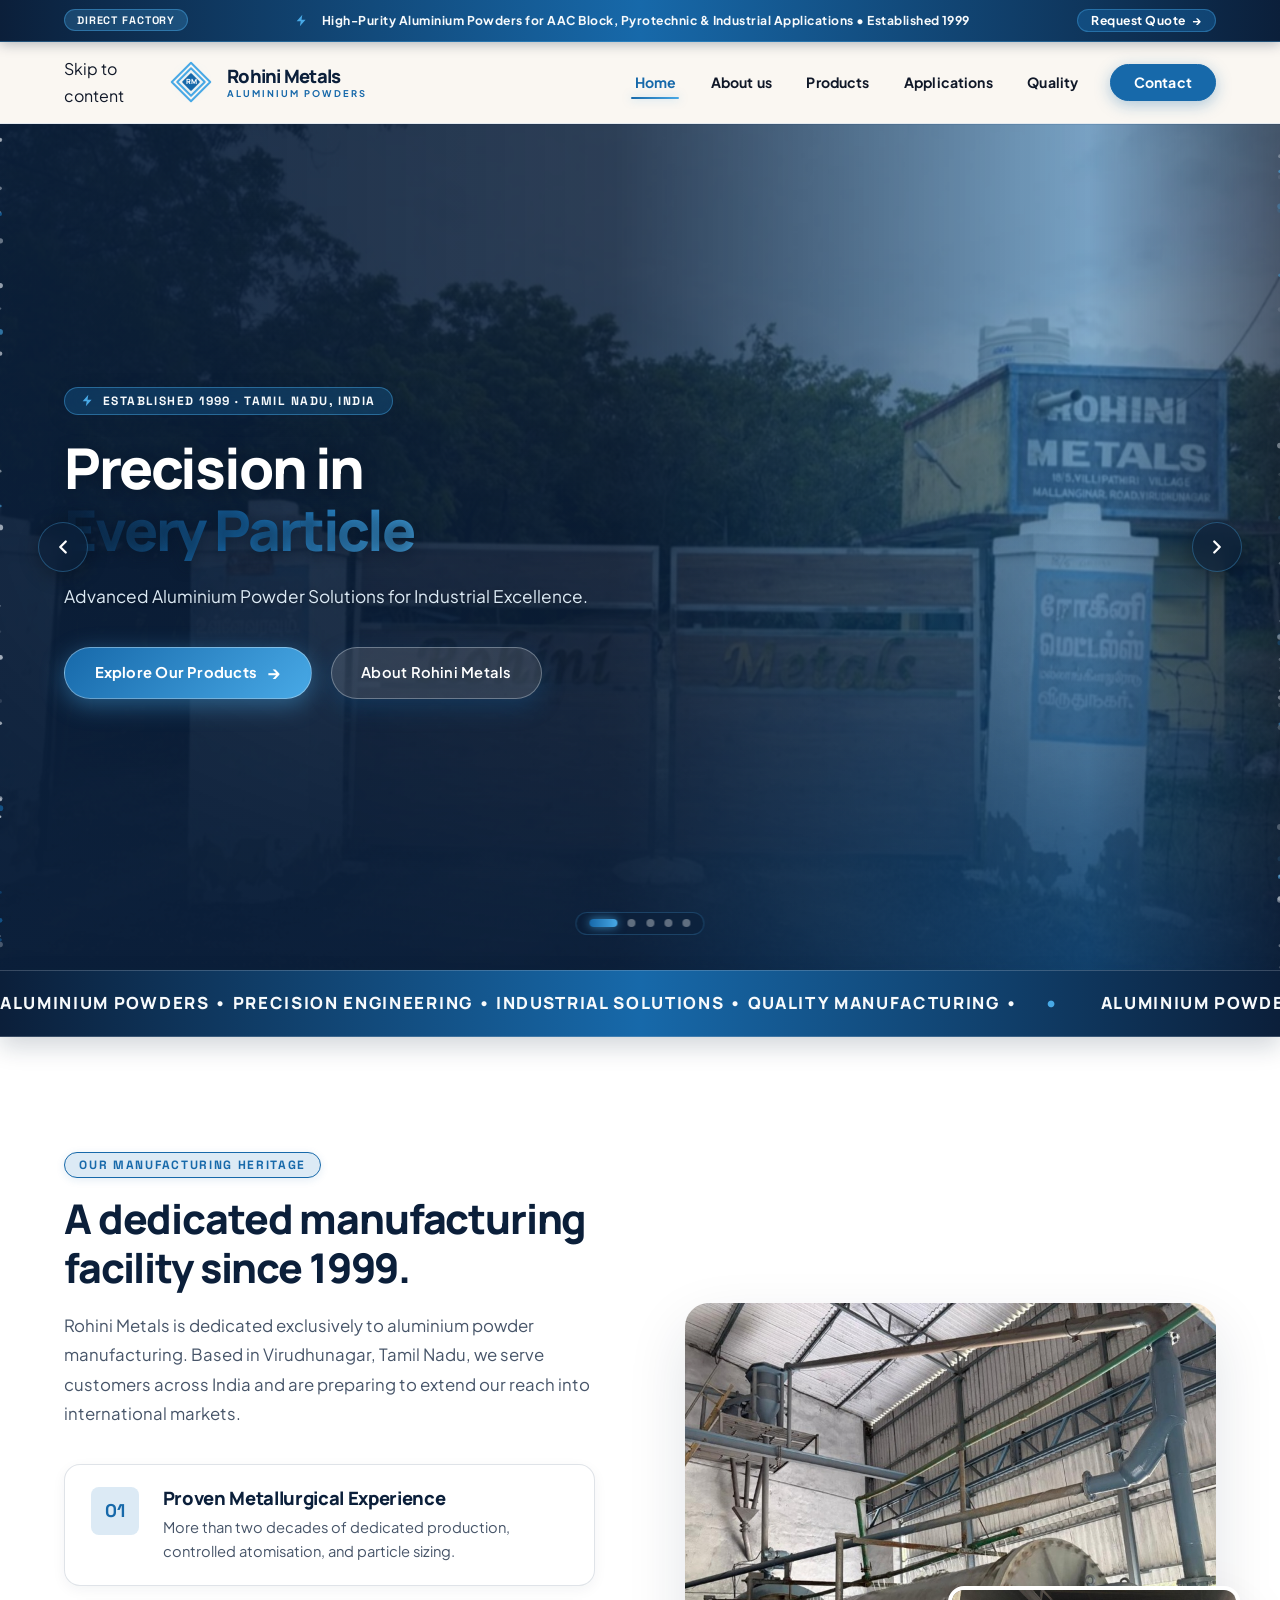
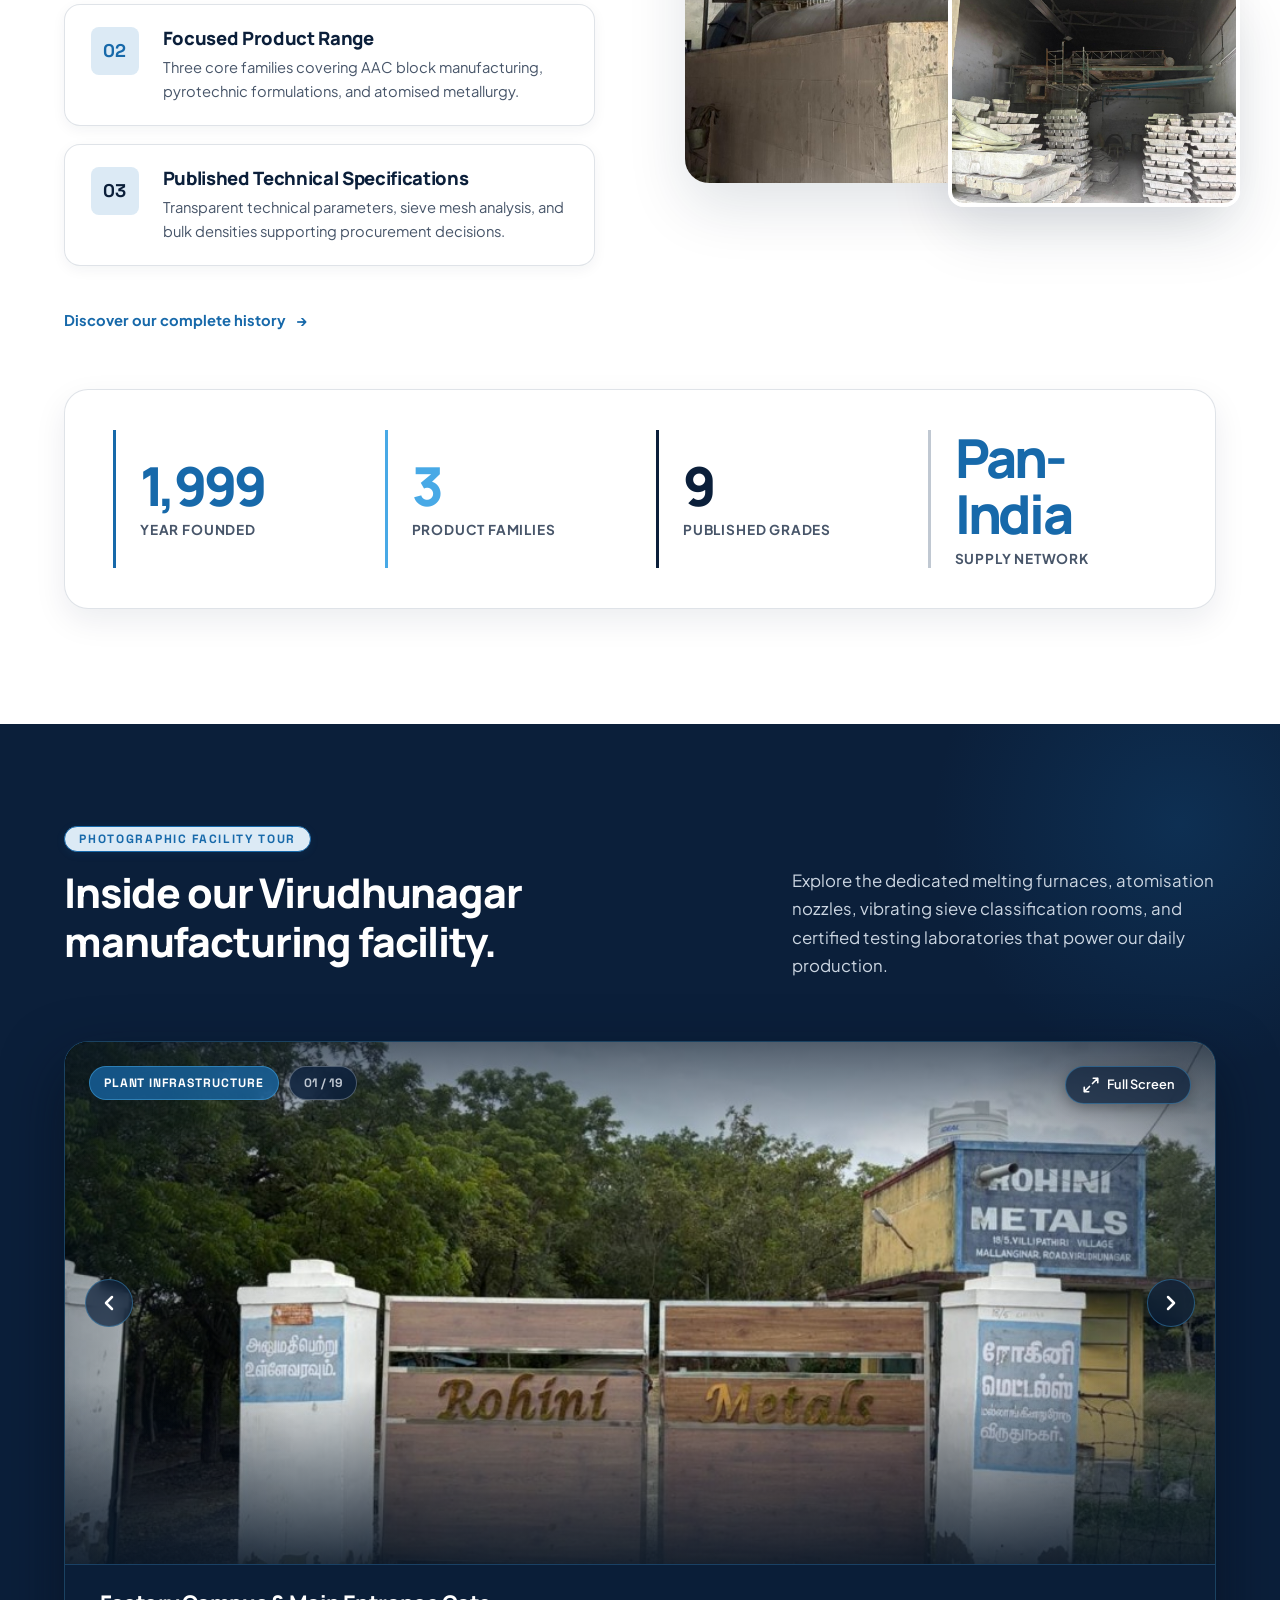
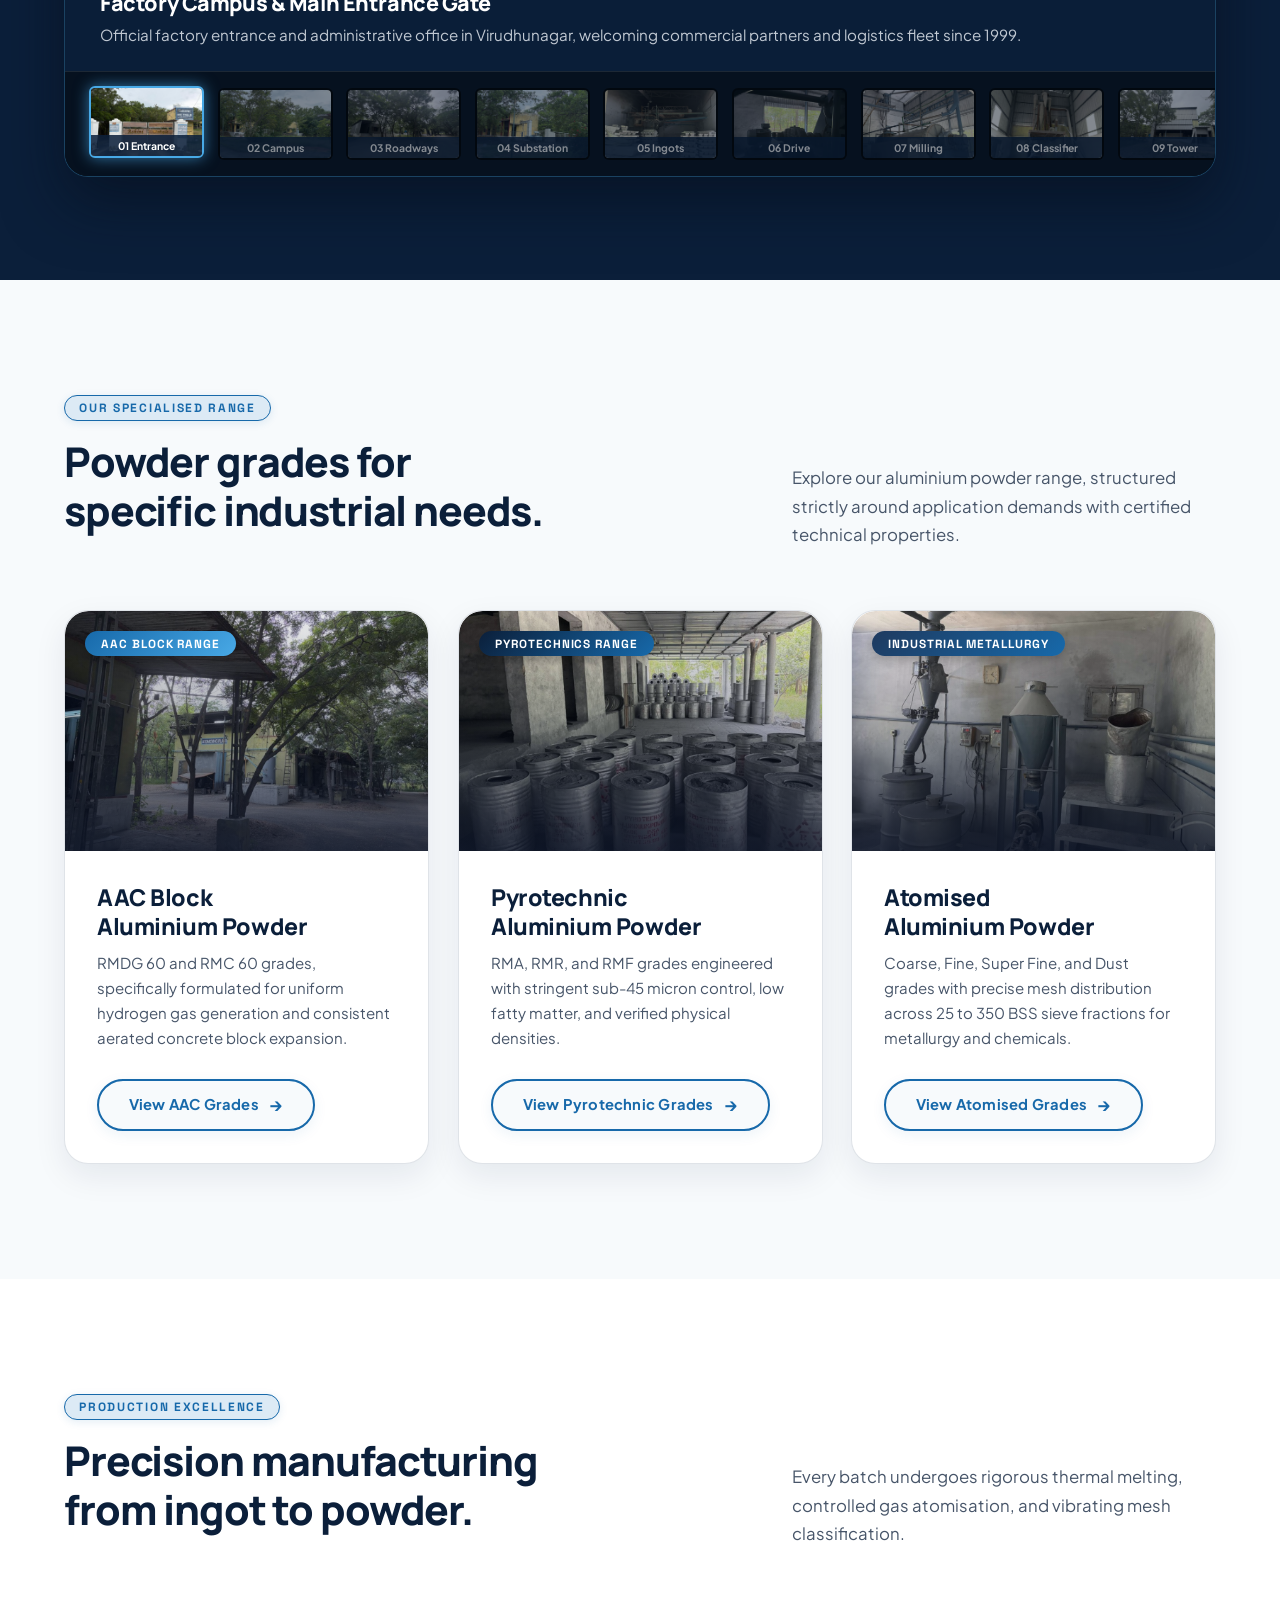
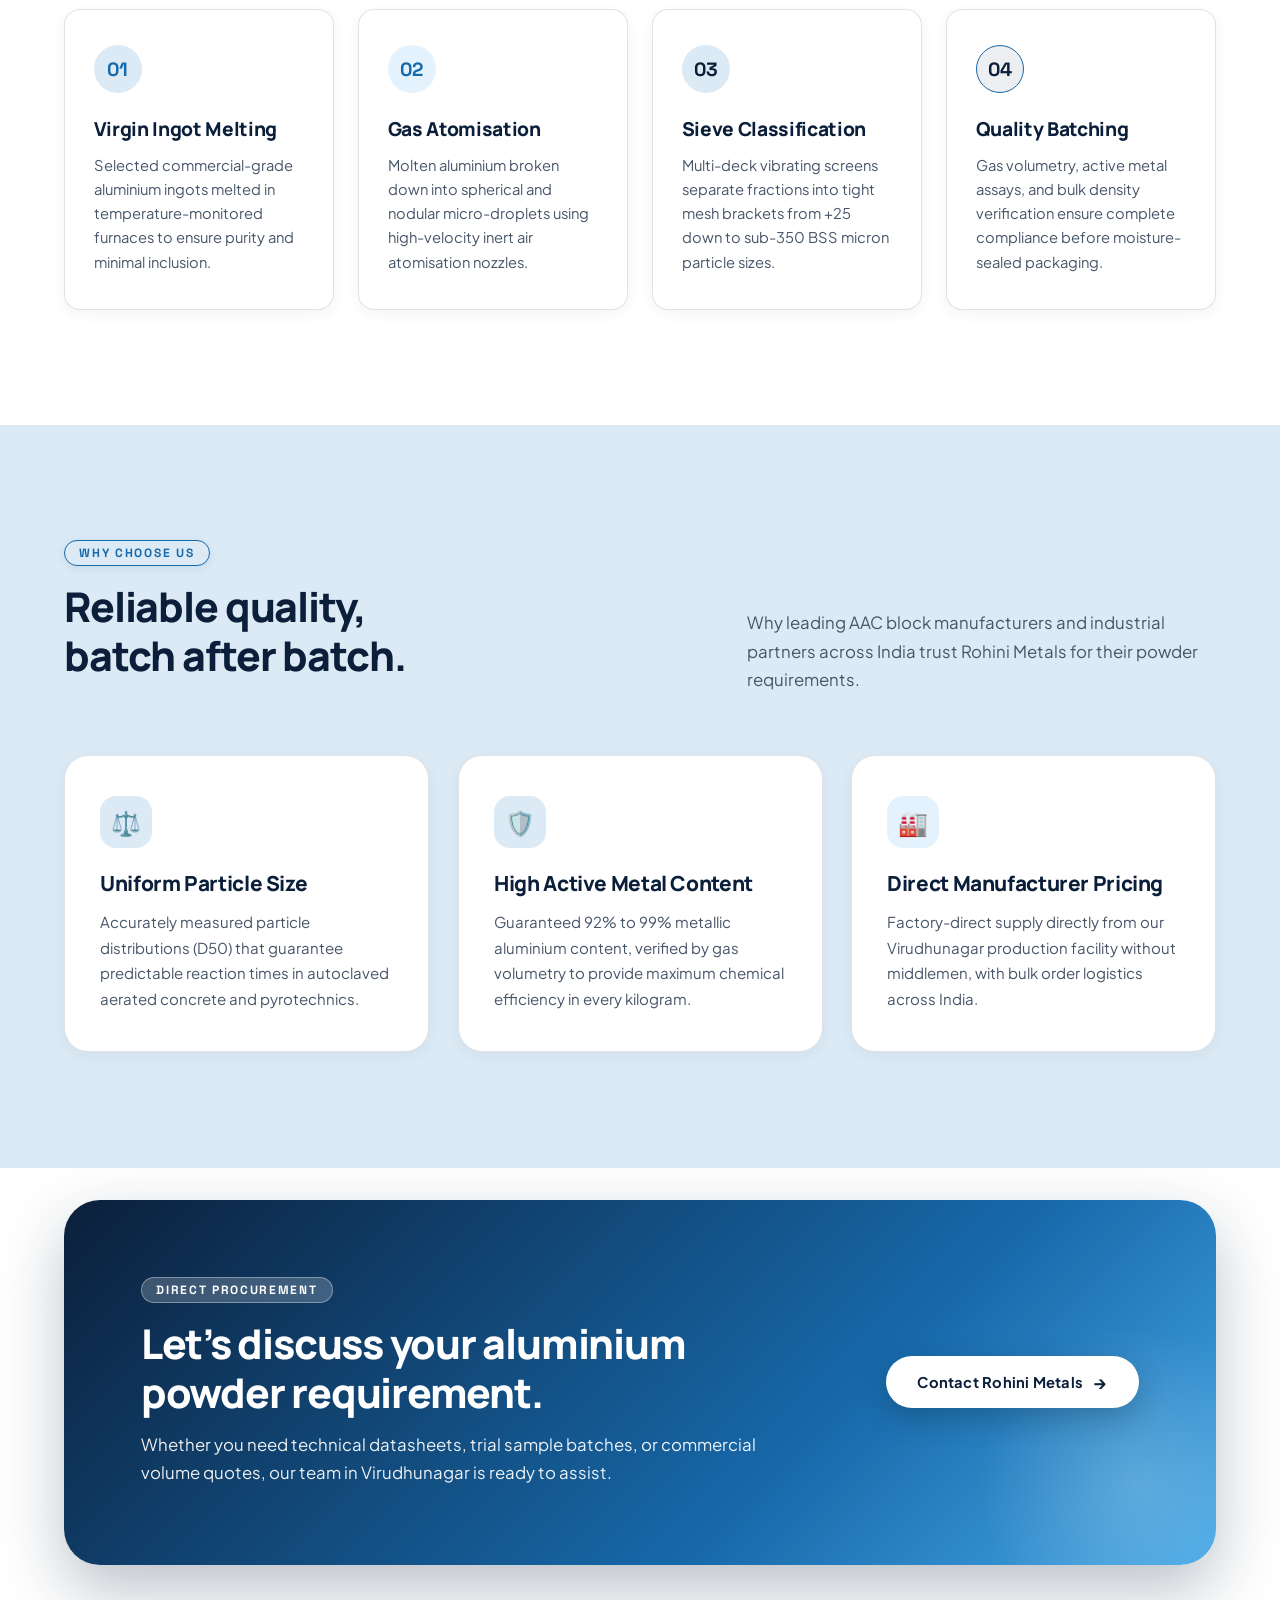
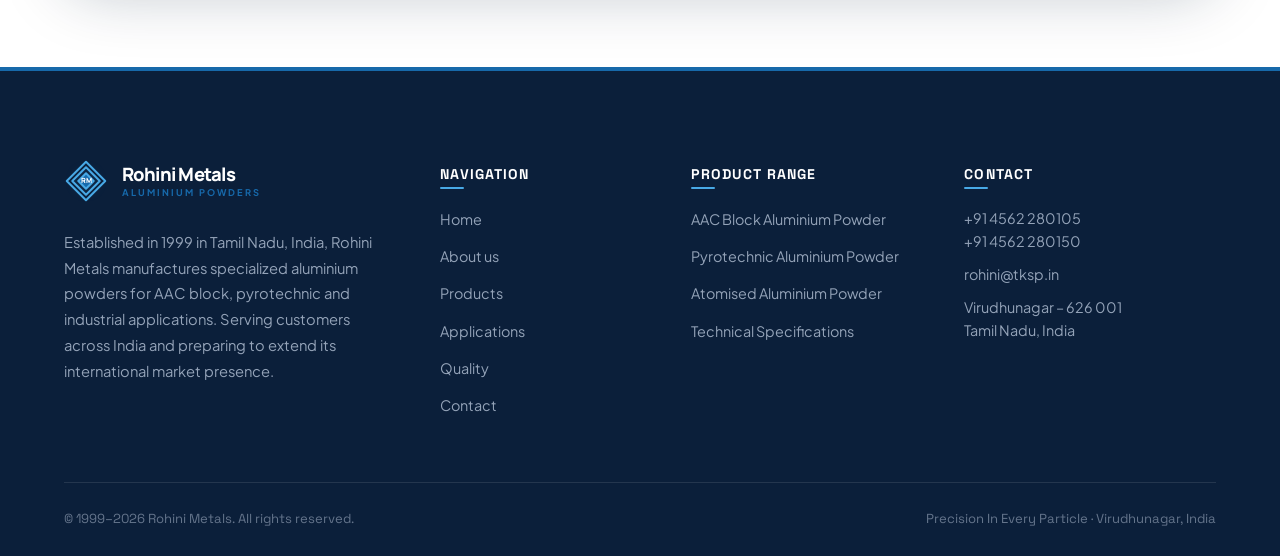
<file: index.html>
<!doctype html>
<html lang="en">
<head>
  <meta charset="utf-8">
  <meta name="viewport" content="width=device-width, initial-scale=1">
  <meta name="theme-color" content="#0B1F3A">
  <meta name="description" content="Rohini Metals manufactures specialized aluminium powders for AAC block, pyrotechnic and industrial applications. Established in 1999 in India.">
  <title>Rohini Metals | Precision in Every Particle</title>
  <link rel="preconnect" href="https://fonts.googleapis.com">
  <link rel="preconnect" href="https://fonts.gstatic.com" crossorigin>
  <link rel="stylesheet" href="app.css?v=3.3">
  <script src="app.js?v=3.3" defer></script>
</head>
<body data-page="home">
  <header id="site-header" class="site-header"></header>

  <main id="main-content">
    <!-- 1. FULL-WIDTH CINEMATIC HERO SLIDESHOW -->
    <section class="hero hero-cinematic" id="hero-slider" aria-label="Rohini Metals Featured Highlights">
      <canvas class="hero-particle-canvas" aria-hidden="true"></canvas>

      <div class="hero-slides-wrapper" id="hero-slides-track">
        <!-- Slide 1 – Company Introduction -->
        <article class="hero-slide active" data-slide-index="0" aria-hidden="false">
          <div class="hero-slide-bg">
            <img src="assets/images/rohini-factory-gate.jpg" alt="Rohini Metals manufacturing plant entrance in Virudhunagar" loading="eager">
            <div class="hero-slide-overlay"></div>
          </div>
          <div class="wrap hero-slide-wrap">
            <div class="hero-slide-content">
              <span class="eyebrow eyebrow-glass">
                <svg class="eyebrow-icon" viewBox="0 0 16 16" width="13" height="13" fill="#48A9E6" aria-hidden="true"><path d="M9 1L2 9h5l-1 6 7-8H8l1-6z"/></svg>
                Established 1999 · Tamil Nadu, India
              </span>
              <h1 class="hero-slide-title">Precision in <br><span class="text-gradient-blue">Every Particle</span></h1>
              <p class="hero-slide-desc">Advanced Aluminium Powder Solutions for Industrial Excellence.</p>
              <div class="hero-slide-actions">
                <a class="button button-glow" href="products.html">Explore Our Products <span class="button-arrow" aria-hidden="true">→</span></a>
                <a class="button button-glass" href="about.html">About Rohini Metals</a>
              </div>
            </div>
          </div>
        </article>

        <!-- Slide 2 – Advanced Manufacturing -->
        <article class="hero-slide" data-slide-index="1" aria-hidden="true">
          <div class="hero-slide-bg">
            <img src="assets/images/atomisation-ball-mill.jpg" alt="Molten aluminium atomisation ball mill at Rohini Metals facility" loading="lazy">
            <div class="hero-slide-overlay"></div>
          </div>
          <div class="wrap hero-slide-wrap">
            <div class="hero-slide-content">
              <span class="eyebrow eyebrow-glass">
                <svg class="eyebrow-icon" viewBox="0 0 16 16" width="13" height="13" fill="#48A9E6" aria-hidden="true"><path d="M8 1a7 7 0 100 14A7 7 0 008 1zm0 2a5 5 0 110 10A5 5 0 018 3zm0 2a3 3 0 100 6 3 3 0 000-6z"/></svg>
                Controlled Gas Atomisation
              </span>
              <h1 class="hero-slide-title">Engineered for <br><span class="text-gradient-blue">Superior Quality</span></h1>
              <p class="hero-slide-desc">Modern manufacturing processes with a focus on consistency and precision.</p>
              <div class="hero-slide-actions">
                <a class="button button-glow" href="about.html">Discover Our Process <span class="button-arrow" aria-hidden="true">→</span></a>
                <a class="button button-glass" href="products.html">View Grades</a>
              </div>
            </div>
          </div>
        </article>

        <!-- Slide 3 – Product Excellence -->
        <article class="hero-slide" data-slide-index="2" aria-hidden="true">
          <div class="hero-slide-bg">
            <img src="assets/images/pyrotechnic-powder-drums.jpg" alt="Batch-certified aluminium powder drums stamped Grade RMA" loading="lazy">
            <div class="hero-slide-overlay"></div>
          </div>
          <div class="wrap hero-slide-wrap">
            <div class="hero-slide-content">
              <span class="eyebrow eyebrow-glass">
                <svg class="eyebrow-icon" viewBox="0 0 16 16" width="13" height="13" fill="#48A9E6" aria-hidden="true"><path d="M4 2h8v2H4V2zm-2 4h12v8H2V6zm2 2v4h8V8H4z"/></svg>
                Specialized Formulations
              </span>
              <h1 class="hero-slide-title">Aluminium Powders. <br><span class="text-gradient-blue">Exceptional Performance.</span></h1>
              <p class="hero-slide-desc">Quality aluminium powder solutions designed for diverse industrial requirements.</p>
              <div class="hero-slide-actions">
                <a class="button button-glow" href="products.html">View Products <span class="button-arrow" aria-hidden="true">→</span></a>
                <a class="button button-glass" href="contact.html">Request Quote</a>
              </div>
            </div>
          </div>
        </article>

        <!-- Slide 4 – Industrial Applications -->
        <article class="hero-slide" data-slide-index="3" aria-hidden="true">
          <div class="hero-slide-bg">
            <img src="assets/images/cyclone-classifier-tower.jpg" alt="Vertical cyclone classifier tower and processing plant" loading="lazy">
            <div class="hero-slide-overlay"></div>
          </div>
          <div class="wrap hero-slide-wrap">
            <div class="hero-slide-content">
              <span class="eyebrow eyebrow-glass">
                <svg class="eyebrow-icon" viewBox="0 0 16 16" width="13" height="13" fill="#48A9E6" aria-hidden="true"><path d="M1 14l3.5-7 3.5 4 4-8L15 14H1z"/></svg>
                AAC · Pyrotechnics · Metallurgy
              </span>
              <h1 class="hero-slide-title">Powering <br><span class="text-gradient-blue">Multiple Industries</span></h1>
              <p class="hero-slide-desc">Reliable material solutions for a wide range of industrial applications.</p>
              <div class="hero-slide-actions">
                <a class="button button-glow" href="applications.html">Explore Applications <span class="button-arrow" aria-hidden="true">→</span></a>
                <a class="button button-glass" href="products.html">Product Catalog</a>
              </div>
            </div>
          </div>
        </article>

        <!-- Slide 5 – Quality Assurance -->
        <article class="hero-slide" data-slide-index="4" aria-hidden="true">
          <div class="hero-slide-bg">
            <img src="assets/images/quality-testing-laboratory.jpg" alt="Rohini Metals analytical and quality testing laboratory building" loading="lazy">
            <div class="hero-slide-overlay"></div>
          </div>
          <div class="wrap hero-slide-wrap">
            <div class="hero-slide-content">
              <span class="eyebrow eyebrow-glass">
                <svg class="eyebrow-icon" viewBox="0 0 16 16" width="13" height="13" fill="#48A9E6" aria-hidden="true"><path d="M2 3h12a1 1 0 011 1v8a1 1 0 01-1 1H2a1 1 0 01-1-1V4a1 1 0 011-1zm6 2a2 2 0 100 4 2 2 0 000-4z"/></svg>
                Certified Laboratory Testing
              </span>
              <h1 class="hero-slide-title">Quality You Can <br><span class="text-gradient-blue">Trust</span></h1>
              <p class="hero-slide-desc">Consistent standards, careful inspection, and dependable product quality.</p>
              <div class="hero-slide-actions">
                <a class="button button-glow" href="quality.html">Our Quality Standards <span class="button-arrow" aria-hidden="true">→</span></a>
                <a class="button button-glass" href="contact.html">Contact Team</a>
              </div>
            </div>
          </div>
        </article>
      </div>

      <!-- Minimalist Floating Navigation Arrows -->
      <button class="hero-nav-arrow hero-nav-prev" id="hero-prev-btn" type="button" aria-label="Previous Slide">
        <svg viewBox="0 0 24 24" width="22" height="22" fill="none" stroke="currentColor" stroke-width="2.5" stroke-linecap="round" stroke-linejoin="round"><polyline points="15 18 9 12 15 6"/></svg>
      </button>
      <button class="hero-nav-arrow hero-nav-next" id="hero-next-btn" type="button" aria-label="Next Slide">
        <svg viewBox="0 0 24 24" width="22" height="22" fill="none" stroke="currentColor" stroke-width="2.5" stroke-linecap="round" stroke-linejoin="round"><polyline points="9 18 15 12 9 6"/></svg>
      </button>

      <!-- Minimalist Slide Indicators -->
      <div class="hero-indicators" role="tablist" aria-label="Slide Selection" id="hero-indicators-bar">
        <button class="hero-indicator active" role="tab" aria-selected="true" data-slide-target="0" aria-label="Slide 1: Precision in Every Particle"></button>
        <button class="hero-indicator" role="tab" aria-selected="false" data-slide-target="1" aria-label="Slide 2: Engineered for Superior Quality"></button>
        <button class="hero-indicator" role="tab" aria-selected="false" data-slide-target="2" aria-label="Slide 3: Aluminium Powders Exceptional Performance"></button>
        <button class="hero-indicator" role="tab" aria-selected="false" data-slide-target="3" aria-label="Slide 4: Powering Multiple Industries"></button>
        <button class="hero-indicator" role="tab" aria-selected="false" data-slide-target="4" aria-label="Slide 5: Quality You Can Trust"></button>
      </div>
    </section>

    <!-- 2. MOVING HORIZONTAL TEXT BANNER (MARQUEE TICKER) -->
    <section class="marquee-strip" aria-label="Company Highlights">
      <div class="marquee-track">
        <span>ALUMINIUM POWDERS • PRECISION ENGINEERING • INDUSTRIAL SOLUTIONS • QUALITY MANUFACTURING •&nbsp;</span>
        <span>ALUMINIUM POWDERS • PRECISION ENGINEERING • INDUSTRIAL SOLUTIONS • QUALITY MANUFACTURING •&nbsp;</span>
        <span>ALUMINIUM POWDERS • PRECISION ENGINEERING • INDUSTRIAL SOLUTIONS • QUALITY MANUFACTURING •&nbsp;</span>
        <span>ALUMINIUM POWDERS • PRECISION ENGINEERING • INDUSTRIAL SOLUTIONS • QUALITY MANUFACTURING •&nbsp;</span>
      </div>
    </section>

    <!-- 3. CREATIVE COMPANY INTRODUCTION SECTION -->
    <section class="section section-white" id="overview">
      <div class="wrap split">
        <div class="split-copy reveal-slide-left">
          <span class="eyebrow">Our Manufacturing Heritage</span>
          <h2>A dedicated manufacturing facility since 1999.</h2>
          <p class="lead">Rohini Metals is dedicated exclusively to aluminium powder manufacturing. Based in Virudhunagar, Tamil Nadu, we serve customers across India and are preparing to extend our reach into international markets.</p>
          
          <div class="number-cards">
            <div class="number-card reveal-slide-up">
              <div class="card-num">01</div>
              <div>
                <h3>Proven Metallurgical Experience</h3>
                <p>More than two decades of dedicated production, controlled atomisation, and particle sizing.</p>
              </div>
            </div>
            <div class="number-card reveal-slide-up reveal-delay-1">
              <div class="card-num">02</div>
              <div>
                <h3>Focused Product Range</h3>
                <p>Three core families covering AAC block manufacturing, pyrotechnic formulations, and atomised metallurgy.</p>
              </div>
            </div>
            <div class="number-card reveal-slide-up reveal-delay-2">
              <div class="card-num">03</div>
              <div>
                <h3>Published Technical Specifications</h3>
                <p>Transparent technical parameters, sieve mesh analysis, and bulk densities supporting procurement decisions.</p>
              </div>
            </div>
          </div>
          <a class="text-link" href="about.html">Discover our complete history <span aria-hidden="true">→</span></a>
        </div>

        <div class="split-media-layered reveal-slide-right reveal-delay-1">
          <div class="split-media-main">
            <img src="assets/images/atomisation-ball-mill.jpg" alt="Aluminium powder atomisation ball mill at Rohini Metals facility" loading="lazy">
          </div>
          <div class="split-media-accent">
            <img src="assets/images/raw-aluminium-ingots.jpg" alt="Virgin high-purity aluminium ingots ready for melting at Rohini Metals" loading="lazy">
          </div>
        </div>
      </div>

      <!-- ANIMATED STATISTICS BANNER -->
      <div class="wrap stats-banner reveal" aria-label="Company Key Figures">
        <div class="stat-box">
          <span class="stat-number" data-count="1999">0</span>
          <span class="stat-label">Year Founded</span>
        </div>
        <div class="stat-box">
          <span class="stat-number" data-count="3">0</span>
          <span class="stat-label">Product Families</span>
        </div>
        <div class="stat-box">
          <span class="stat-number" data-count="9">0</span>
          <span class="stat-label">Published Grades</span>
        </div>
        <div class="stat-box">
          <span class="stat-number">Pan-India</span>
          <span class="stat-label">Supply Network</span>
        </div>
      </div>
    </section>

    <!-- 4. FACILITY & INFRASTRUCTURE CINEMATIC SHOWCASE (FULL-SCREEN SLIDESHOW) -->
    <section class="section section-charcoal facility-showcase-section" id="facility-showcase" aria-label="Facility and Infrastructure Tour">
      <div class="wrap">
        <div class="section-heading reveal">
          <div>
            <span class="eyebrow eyebrow-blue">Photographic Facility Tour</span>
            <h2>Inside our Virudhunagar manufacturing facility.</h2>
          </div>
          <p class="lead">Explore the dedicated melting furnaces, atomisation nozzles, vibrating sieve classification rooms, and certified testing laboratories that power our daily production.</p>
        </div>

        <!-- CINEMATIC VIEWER -->
        <div class="facility-viewer reveal" id="facility-viewer-container">
          <div class="facility-viewport" id="facility-viewport">
            <div class="facility-slides-track" id="facility-track">
              <!-- Slide 0: Factory Gate -->
              <div class="facility-slide active" data-index="0">
                <img src="assets/images/rohini-factory-gate.jpg" alt="Rohini Metals factory entrance gate and administration" loading="lazy">
                <div class="facility-slide-gradient"></div>
              </div>
              <!-- Slide 1: Campus Grounds -->
              <div class="facility-slide" data-index="1">
                <img src="assets/images/factory-campus-grounds.jpg" alt="Rohini Metals factory campus exterior and security entrance" loading="lazy">
                <div class="facility-slide-gradient"></div>
              </div>
              <!-- Slide 2: Internal Roadways -->
              <div class="facility-slide" data-index="2">
                <img src="assets/images/factory-internal-roadways.jpg" alt="Internal factory paved roadways and loading bays" loading="lazy">
                <div class="facility-slide-gradient"></div>
              </div>
              <!-- Slide 3: Electrical Substation -->
              <div class="facility-slide" data-index="3">
                <img src="assets/images/plant-substation-infrastructure.jpg" alt="High-voltage electrical substation and plant transformer" loading="lazy">
                <div class="facility-slide-gradient"></div>
              </div>
              <!-- Slide 4: Virgin Ingots -->
              <div class="facility-slide" data-index="4">
                <img src="assets/images/raw-aluminium-ingots.jpg" alt="High purity virgin aluminium ingots ready for melting" loading="lazy">
                <div class="facility-slide-gradient"></div>
              </div>
              <!-- Slide 5: Plant Motor Drive -->
              <div class="facility-slide" data-index="5">
                <img src="assets/images/plant-motor-drive.jpg" alt="Heavy-duty electric motor and mechanical gearbox drive mechanism" loading="lazy">
                <div class="facility-slide-gradient"></div>
              </div>
              <!-- Slide 6: Ball Mill -->
              <div class="facility-slide" data-index="6">
                <img src="assets/images/atomisation-ball-mill.jpg" alt="Rotary atomisation and ball milling cylinder" loading="lazy">
                <div class="facility-slide-gradient"></div>
              </div>
              <!-- Slide 7: Cyclone Classifier -->
              <div class="facility-slide" data-index="7">
                <img src="assets/images/cyclone-classifier-tower.jpg" alt="Vertical cyclone classification fractionation tower" loading="lazy">
                <div class="facility-slide-gradient"></div>
              </div>
              <!-- Slide 8: Processing Tower -->
              <div class="facility-slide" data-index="8">
                <img src="assets/images/industrial-processing-tower.jpg" alt="Multi-tiered industrial processing plant structure" loading="lazy">
                <div class="facility-slide-gradient"></div>
              </div>
              <!-- Slide 9: Plant Elevation -->
              <div class="facility-slide" data-index="9">
                <img src="assets/images/manufacturing-plant-elevation.jpg" alt="Industrial plant structure and loading dock elevation" loading="lazy">
                <div class="facility-slide-gradient"></div>
              </div>
              <!-- Slide 10: Atomising Plant -->
              <div class="facility-slide" data-index="10">
                <img src="assets/images/atomising-plant-building.jpg" alt="Atomising plant primary production facility building" loading="lazy">
                <div class="facility-slide-gradient"></div>
              </div>
              <!-- Slide 11: Laboratory -->
              <div class="facility-slide" data-index="11">
                <img src="assets/images/quality-testing-laboratory.jpg" alt="Analytical and quality testing laboratory building" loading="lazy">
                <div class="facility-slide-gradient"></div>
              </div>
              <!-- Slide 12: Sieve Room -->
              <div class="facility-slide" data-index="12">
                <img src="assets/images/sieve-shaker-room.jpg" alt="Vibrating screen sieve shaker separation hall" loading="lazy">
                <div class="facility-slide-gradient"></div>
              </div>
              <!-- Slide 13: Collection Station -->
              <div class="facility-slide" data-index="13">
                <img src="assets/images/powder-collection-station.jpg" alt="Cyclone collection station filling sealed steel drums" loading="lazy">
                <div class="facility-slide-gradient"></div>
              </div>
              <!-- Slide 14: Burn Test -->
              <div class="facility-slide" data-index="14">
                <img src="assets/images/pyrotechnic-burn-test.jpg" alt="Pyrotechnic burn rate and flame characterization test" loading="lazy">
                <div class="facility-slide-gradient"></div>
              </div>
              <!-- Slide 15: Pyrotechnic Powder Drums -->
              <div class="facility-slide" data-index="15">
                <img src="assets/images/pyrotechnic-powder-drums.jpg" alt="Factory sealed steel drums of Grade RMA pyrotechnic powder" loading="lazy">
                <div class="facility-slide-gradient"></div>
              </div>
              <!-- Slide 16: Inventory Yard -->
              <div class="facility-slide" data-index="16">
                <img src="assets/images/powder-drum-inventory.jpg" alt="Covered inventory staging yard with sealed powder drums" loading="lazy">
                <div class="facility-slide-gradient"></div>
              </div>
              <!-- Slide 17: Dispatch Cartons -->
              <div class="facility-slide" data-index="17">
                <img src="assets/images/packaged-dispatch-cartons.jpg" alt="Warehouse dispatch pallets with corrugated cartons ready for transport" loading="lazy">
                <div class="facility-slide-gradient"></div>
              </div>
              <!-- Slide 18: Campus Greenery -->
              <div class="facility-slide" data-index="18">
                <img src="assets/images/plant-environment-greenery.jpg" alt="Forested green grounds surrounding the factory complex" loading="lazy">
                <div class="facility-slide-gradient"></div>
              </div>
            </div>

            <!-- Overlaid Header Badges -->
            <div class="facility-overlay-badges">
              <span class="facility-tag-pill" id="facility-stage-tag">Plant Overview</span>
              <span class="facility-counter-badge" id="facility-counter">01 / 19</span>
            </div>

            <!-- Full-Screen Mode Toggle Button -->
            <button class="facility-action-btn facility-fs-btn" type="button" id="facility-fs-btn" aria-label="View Full-Screen">
              <svg viewBox="0 0 24 24" width="18" height="18" fill="none" stroke="currentColor" stroke-width="2.2" stroke-linecap="round" stroke-linejoin="round"><path d="M15 3h6v6M9 21H3v-6M21 3l-7 7M3 21l7-7"/></svg>
              <span>Full Screen</span>
            </button>

            <!-- Navigation Arrows -->
            <button class="facility-nav-arrow facility-prev-arrow" id="facility-prev-btn" type="button" aria-label="Previous Facility Photograph">
              <svg viewBox="0 0 24 24" width="24" height="24" fill="none" stroke="currentColor" stroke-width="2.5" stroke-linecap="round" stroke-linejoin="round"><polyline points="15 18 9 12 15 6"/></svg>
            </button>
            <button class="facility-nav-arrow facility-next-arrow" id="facility-next-btn" type="button" aria-label="Next Facility Photograph">
              <svg viewBox="0 0 24 24" width="24" height="24" fill="none" stroke="currentColor" stroke-width="2.5" stroke-linecap="round" stroke-linejoin="round"><polyline points="9 18 15 12 9 6"/></svg>
            </button>
          </div>

          <!-- Captions Bar -->
          <div class="facility-caption-bar">
            <div class="facility-caption-copy">
              <h3 id="facility-caption-title">Factory Campus & Main Entrance</h3>
              <p id="facility-caption-desc">Official factory entrance and administrative office in Virudhunagar, welcoming commercial partners and container dispatches since 1999.</p>
            </div>
          </div>

          <!-- Interactive Thumbnails Strip -->
          <div class="facility-thumbs-scroll" id="facility-thumbs-strip" role="tablist" aria-label="Facility Tour Thumbnails">
            <button class="facility-thumb active" role="tab" aria-selected="true" data-thumb-index="0" aria-label="Slide 1: Factory Gate">
              <img src="assets/images/rohini-factory-gate.jpg" alt="" loading="lazy">
              <span class="thumb-label">01 Entrance</span>
            </button>
            <button class="facility-thumb" role="tab" aria-selected="false" data-thumb-index="1" aria-label="Slide 2: Campus Grounds">
              <img src="assets/images/factory-campus-grounds.jpg" alt="" loading="lazy">
              <span class="thumb-label">02 Campus</span>
            </button>
            <button class="facility-thumb" role="tab" aria-selected="false" data-thumb-index="2" aria-label="Slide 3: Roadways">
              <img src="assets/images/factory-internal-roadways.jpg" alt="" loading="lazy">
              <span class="thumb-label">03 Roadways</span>
            </button>
            <button class="facility-thumb" role="tab" aria-selected="false" data-thumb-index="3" aria-label="Slide 4: Substation">
              <img src="assets/images/plant-substation-infrastructure.jpg" alt="" loading="lazy">
              <span class="thumb-label">04 Substation</span>
            </button>
            <button class="facility-thumb" role="tab" aria-selected="false" data-thumb-index="4" aria-label="Slide 5: Virgin Ingots">
              <img src="assets/images/raw-aluminium-ingots.jpg" alt="" loading="lazy">
              <span class="thumb-label">05 Ingots</span>
            </button>
            <button class="facility-thumb" role="tab" aria-selected="false" data-thumb-index="5" aria-label="Slide 6: Motor Drive">
              <img src="assets/images/plant-motor-drive.jpg" alt="" loading="lazy">
              <span class="thumb-label">06 Drive</span>
            </button>
            <button class="facility-thumb" role="tab" aria-selected="false" data-thumb-index="6" aria-label="Slide 7: Ball Mill">
              <img src="assets/images/atomisation-ball-mill.jpg" alt="" loading="lazy">
              <span class="thumb-label">07 Milling</span>
            </button>
            <button class="facility-thumb" role="tab" aria-selected="false" data-thumb-index="7" aria-label="Slide 8: Cyclone Tower">
              <img src="assets/images/cyclone-classifier-tower.jpg" alt="" loading="lazy">
              <span class="thumb-label">08 Classifier</span>
            </button>
            <button class="facility-thumb" role="tab" aria-selected="false" data-thumb-index="8" aria-label="Slide 9: Processing Tower">
              <img src="assets/images/industrial-processing-tower.jpg" alt="" loading="lazy">
              <span class="thumb-label">09 Tower</span>
            </button>
            <button class="facility-thumb" role="tab" aria-selected="false" data-thumb-index="9" aria-label="Slide 10: Plant Elevation">
              <img src="assets/images/manufacturing-plant-elevation.jpg" alt="" loading="lazy">
              <span class="thumb-label">10 Elevation</span>
            </button>
            <button class="facility-thumb" role="tab" aria-selected="false" data-thumb-index="10" aria-label="Slide 11: Atomising Plant">
              <img src="assets/images/atomising-plant-building.jpg" alt="" loading="lazy">
              <span class="thumb-label">11 Plant</span>
            </button>
            <button class="facility-thumb" role="tab" aria-selected="false" data-thumb-index="11" aria-label="Slide 12: Laboratory">
              <img src="assets/images/quality-testing-laboratory.jpg" alt="" loading="lazy">
              <span class="thumb-label">12 Lab</span>
            </button>
            <button class="facility-thumb" role="tab" aria-selected="false" data-thumb-index="12" aria-label="Slide 13: Sieve Room">
              <img src="assets/images/sieve-shaker-room.jpg" alt="" loading="lazy">
              <span class="thumb-label">13 Sieve</span>
            </button>
            <button class="facility-thumb" role="tab" aria-selected="false" data-thumb-index="13" aria-label="Slide 14: Collection Station">
              <img src="assets/images/powder-collection-station.jpg" alt="" loading="lazy">
              <span class="thumb-label">14 Station</span>
            </button>
            <button class="facility-thumb" role="tab" aria-selected="false" data-thumb-index="14" aria-label="Slide 15: Burn Test">
              <img src="assets/images/pyrotechnic-burn-test.jpg" alt="" loading="lazy">
              <span class="thumb-label">15 Burn Test</span>
            </button>
            <button class="facility-thumb" role="tab" aria-selected="false" data-thumb-index="15" aria-label="Slide 16: Certified Drums">
              <img src="assets/images/pyrotechnic-powder-drums.jpg" alt="" loading="lazy">
              <span class="thumb-label">16 Drums</span>
            </button>
            <button class="facility-thumb" role="tab" aria-selected="false" data-thumb-index="16" aria-label="Slide 17: Inventory Yard">
              <img src="assets/images/powder-drum-inventory.jpg" alt="" loading="lazy">
              <span class="thumb-label">17 Inventory</span>
            </button>
            <button class="facility-thumb" role="tab" aria-selected="false" data-thumb-index="17" aria-label="Slide 18: Dispatch Warehousing">
              <img src="assets/images/packaged-dispatch-cartons.jpg" alt="" loading="lazy">
              <span class="thumb-label">18 Dispatch</span>
            </button>
            <button class="facility-thumb" role="tab" aria-selected="false" data-thumb-index="18" aria-label="Slide 19: Green Buffer">
              <img src="assets/images/plant-environment-greenery.jpg" alt="" loading="lazy">
              <span class="thumb-label">19 Greenery</span>
            </button>
          </div>
        </div>
      </div>
    </section>

    <!-- 5. PRODUCT SHOWCASE SECTION (COLOUR-CODED CARDS) -->
    <section class="section section-ivory">
      <div class="wrap">
        <div class="section-heading reveal">
          <div>
            <span class="eyebrow">Our Specialised Range</span>
            <h2>Powder grades for specific industrial needs.</h2>
          </div>
          <p class="lead">Explore our aluminium powder range, structured strictly around application demands with certified technical properties.</p>
        </div>

        <div class="category-grid">
          <article class="category-card category-card-aac reveal">
            <div class="category-card-img">
              <span class="category-tag">AAC Block Range</span>
              <img src="assets/images/atomising-plant-building.jpg" alt="Rohini Metals Atomising Plant building where AAC block aluminium powders are manufactured" loading="lazy">
            </div>
            <div class="category-card-body">
              <h3>AAC Block Aluminium Powder</h3>
              <p>RMDG 60 and RMC 60 grades, specifically formulated for uniform hydrogen gas generation and consistent aerated concrete block expansion.</p>
              <a class="button button-outline" href="products.html#aac">View AAC Grades <span class="button-arrow" aria-hidden="true">→</span></a>
            </div>
          </article>

          <article class="category-card category-card-pyro reveal reveal-delay-1">
            <div class="category-card-img">
              <span class="category-tag">Pyrotechnics Range</span>
              <img src="assets/images/pyrotechnic-powder-drums.jpg" alt="Pyrotechnic aluminium powder Grade RMA in factory-sealed drums" loading="lazy">
            </div>
            <div class="category-card-body">
              <h3>Pyrotechnic Aluminium Powder</h3>
              <p>RMA, RMR, and RMF grades engineered with stringent sub-45 micron control, low fatty matter, and verified physical densities.</p>
              <a class="button button-outline" href="products.html#pyro">View Pyrotechnic Grades <span class="button-arrow" aria-hidden="true">→</span></a>
            </div>
          </article>

          <article class="category-card category-card-ind reveal reveal-delay-2">
            <div class="category-card-img">
              <span class="category-tag">Industrial Metallurgy</span>
              <img src="assets/images/powder-collection-station.jpg" alt="Industrial atomised aluminium powder cyclone collection station at Rohini Metals" loading="lazy">
            </div>
            <div class="category-card-body">
              <h3>Atomised Aluminium Powder</h3>
              <p>Coarse, Fine, Super Fine, and Dust grades with precise mesh distribution across 25 to 350 BSS sieve fractions for metallurgy and chemicals.</p>
              <a class="button button-outline" href="products.html#industrial">View Atomised Grades <span class="button-arrow" aria-hidden="true">→</span></a>
            </div>
          </article>
        </div>
      </div>
    </section>

    <!-- 5. MANUFACTURING PROCESS SECTION (4 COLOURFUL STEPS) -->
    <section class="section section-white">
      <div class="wrap">
        <div class="section-heading reveal">
          <div>
            <span class="eyebrow eyebrow-teal">Production Excellence</span>
            <h2>Precision manufacturing from ingot to powder.</h2>
          </div>
          <p class="lead">Every batch undergoes rigorous thermal melting, controlled gas atomisation, and vibrating mesh classification.</p>
        </div>

        <div class="process-grid">
          <div class="process-card reveal">
            <div class="process-card-step">01</div>
            <h3>Virgin Ingot Melting</h3>
            <p>Selected commercial-grade aluminium ingots melted in temperature-monitored furnaces to ensure purity and minimal inclusion.</p>
          </div>
          <div class="process-card reveal reveal-delay-1">
            <div class="process-card-step">02</div>
            <h3>Gas Atomisation</h3>
            <p>Molten aluminium broken down into spherical and nodular micro-droplets using high-velocity inert air atomisation nozzles.</p>
          </div>
          <div class="process-card reveal reveal-delay-2">
            <div class="process-card-step">03</div>
            <h3>Sieve Classification</h3>
            <p>Multi-deck vibrating screens separate fractions into tight mesh brackets from +25 down to sub-350 BSS micron particle sizes.</p>
          </div>
          <div class="process-card reveal reveal-delay-3">
            <div class="process-card-step">04</div>
            <h3>Quality Batching</h3>
            <p>Gas volumetry, active metal assays, and bulk density verification ensure complete compliance before moisture-sealed packaging.</p>
          </div>
        </div>
      </div>
    </section>

    <!-- 6. WHY CHOOSE ROHINI METALS SECTION -->
    <section class="section section-ice-blue">
      <div class="wrap">
        <div class="section-heading reveal">
          <div>
            <span class="eyebrow eyebrow-blue">Why Choose Us</span>
            <h2>Reliable quality, batch after batch.</h2>
          </div>
          <p class="lead">Why leading AAC block manufacturers and industrial partners across India trust Rohini Metals for their powder requirements.</p>
        </div>

        <div class="feature-cards-grid">
          <div class="feature-box reveal">
            <div class="feature-icon-badge feature-icon-blue">⚖️</div>
            <h3>Uniform Particle Size</h3>
            <p>Accurately measured particle distributions (D50) that guarantee predictable reaction times in autoclaved aerated concrete and pyrotechnics.</p>
          </div>
          <div class="feature-box reveal reveal-delay-1">
            <div class="feature-icon-badge feature-icon-blue">🛡️</div>
            <h3>High Active Metal Content</h3>
            <p>Guaranteed 92% to 99% metallic aluminium content, verified by gas volumetry to provide maximum chemical efficiency in every kilogram.</p>
          </div>
          <div class="feature-box reveal reveal-delay-2">
            <div class="feature-icon-badge feature-icon-teal">🏭</div>
            <h3>Direct Manufacturer Pricing</h3>
            <p>Factory-direct supply directly from our Virudhunagar production facility without middlemen, with bulk order logistics across India.</p>
          </div>
        </div>
      </div>
    </section>

    <!-- 7. DYNAMIC FULL-WIDTH GRADIENT CTA BANNER -->
    <section class="cta-banner-wrap section-white">
      <div class="wrap">
        <div class="cta-banner reveal">
          <div>
            <span class="eyebrow">Direct Procurement</span>
            <h2>Let’s discuss your aluminium powder requirement.</h2>
            <p>Whether you need technical datasheets, trial sample batches, or commercial volume quotes, our team in Virudhunagar is ready to assist.</p>
          </div>
          <a class="button" href="contact.html">Contact Rohini Metals <span class="button-arrow" aria-hidden="true">→</span></a>
        </div>
      </div>
    </section>
  </main>

  <footer id="site-footer" class="site-footer"></footer>
  <button class="back-top" type="button" aria-label="Back to top">↑</button>
</body>
</html>
</file>
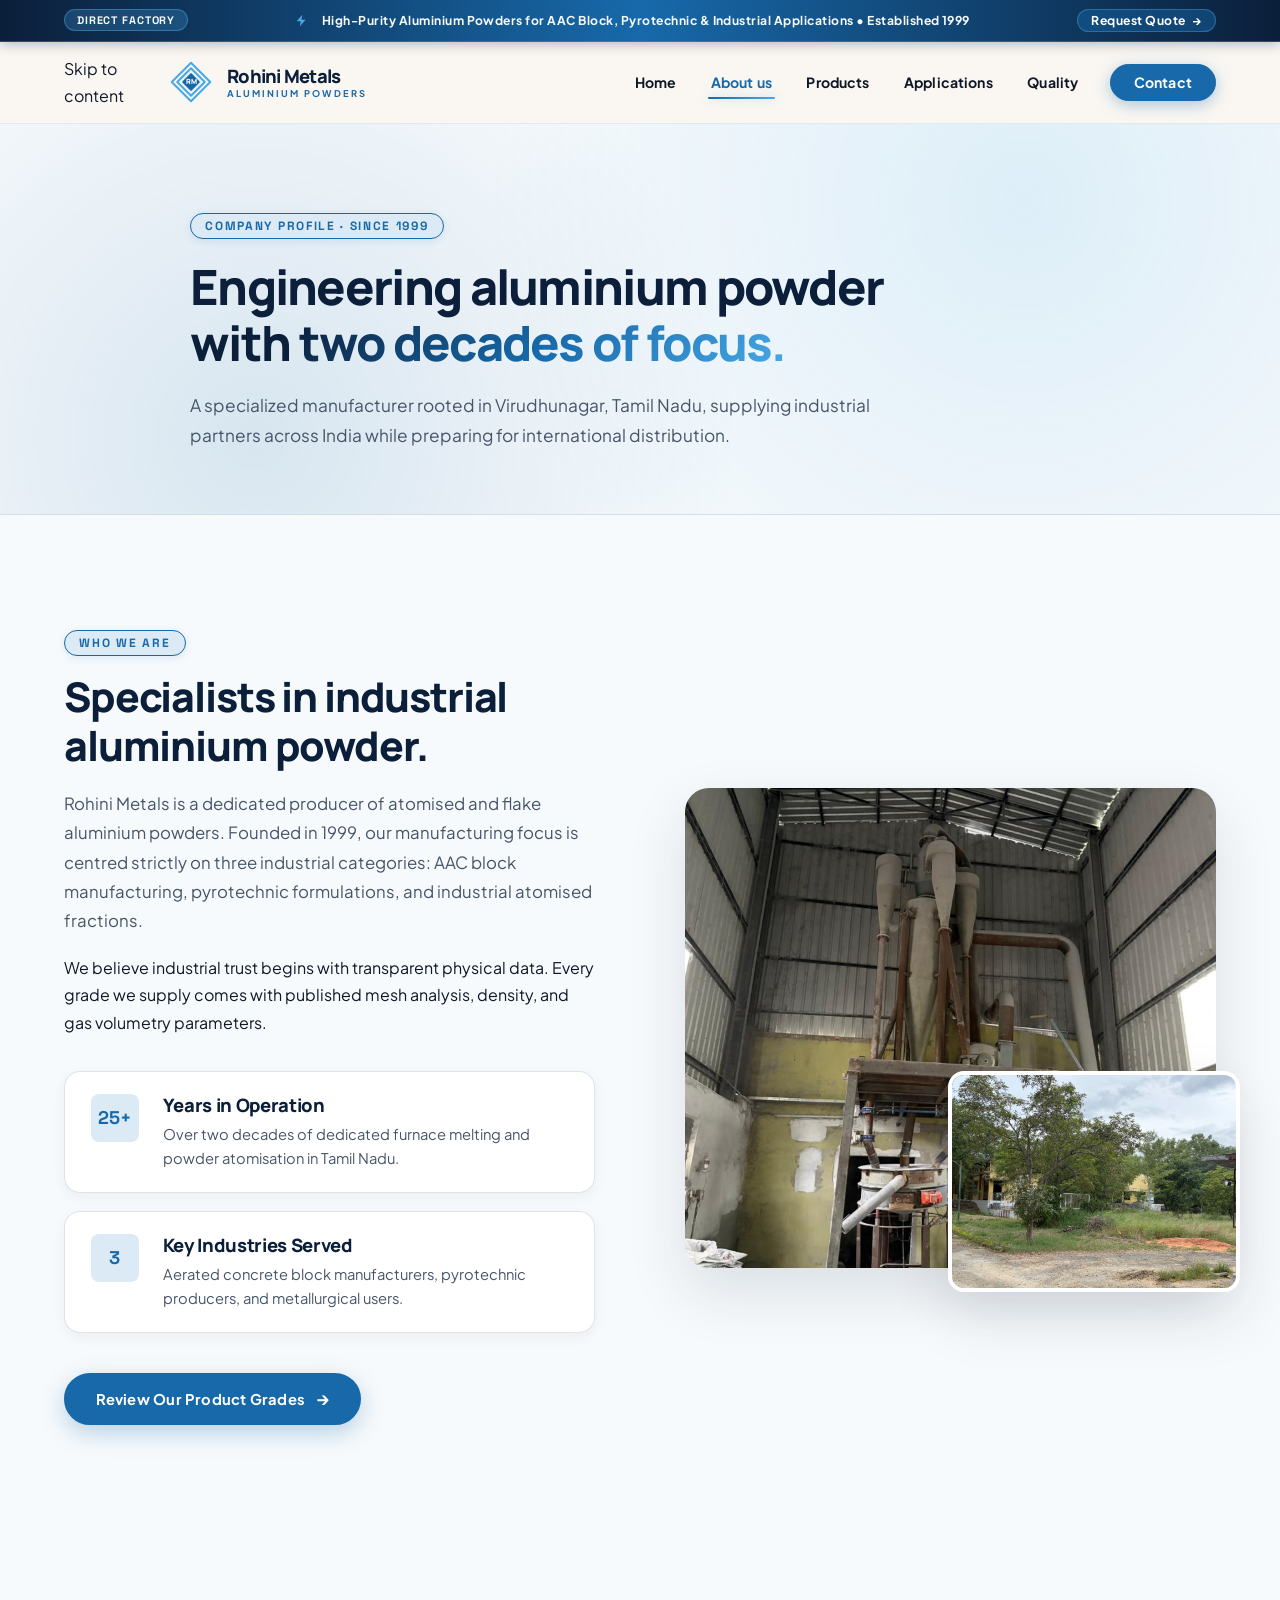
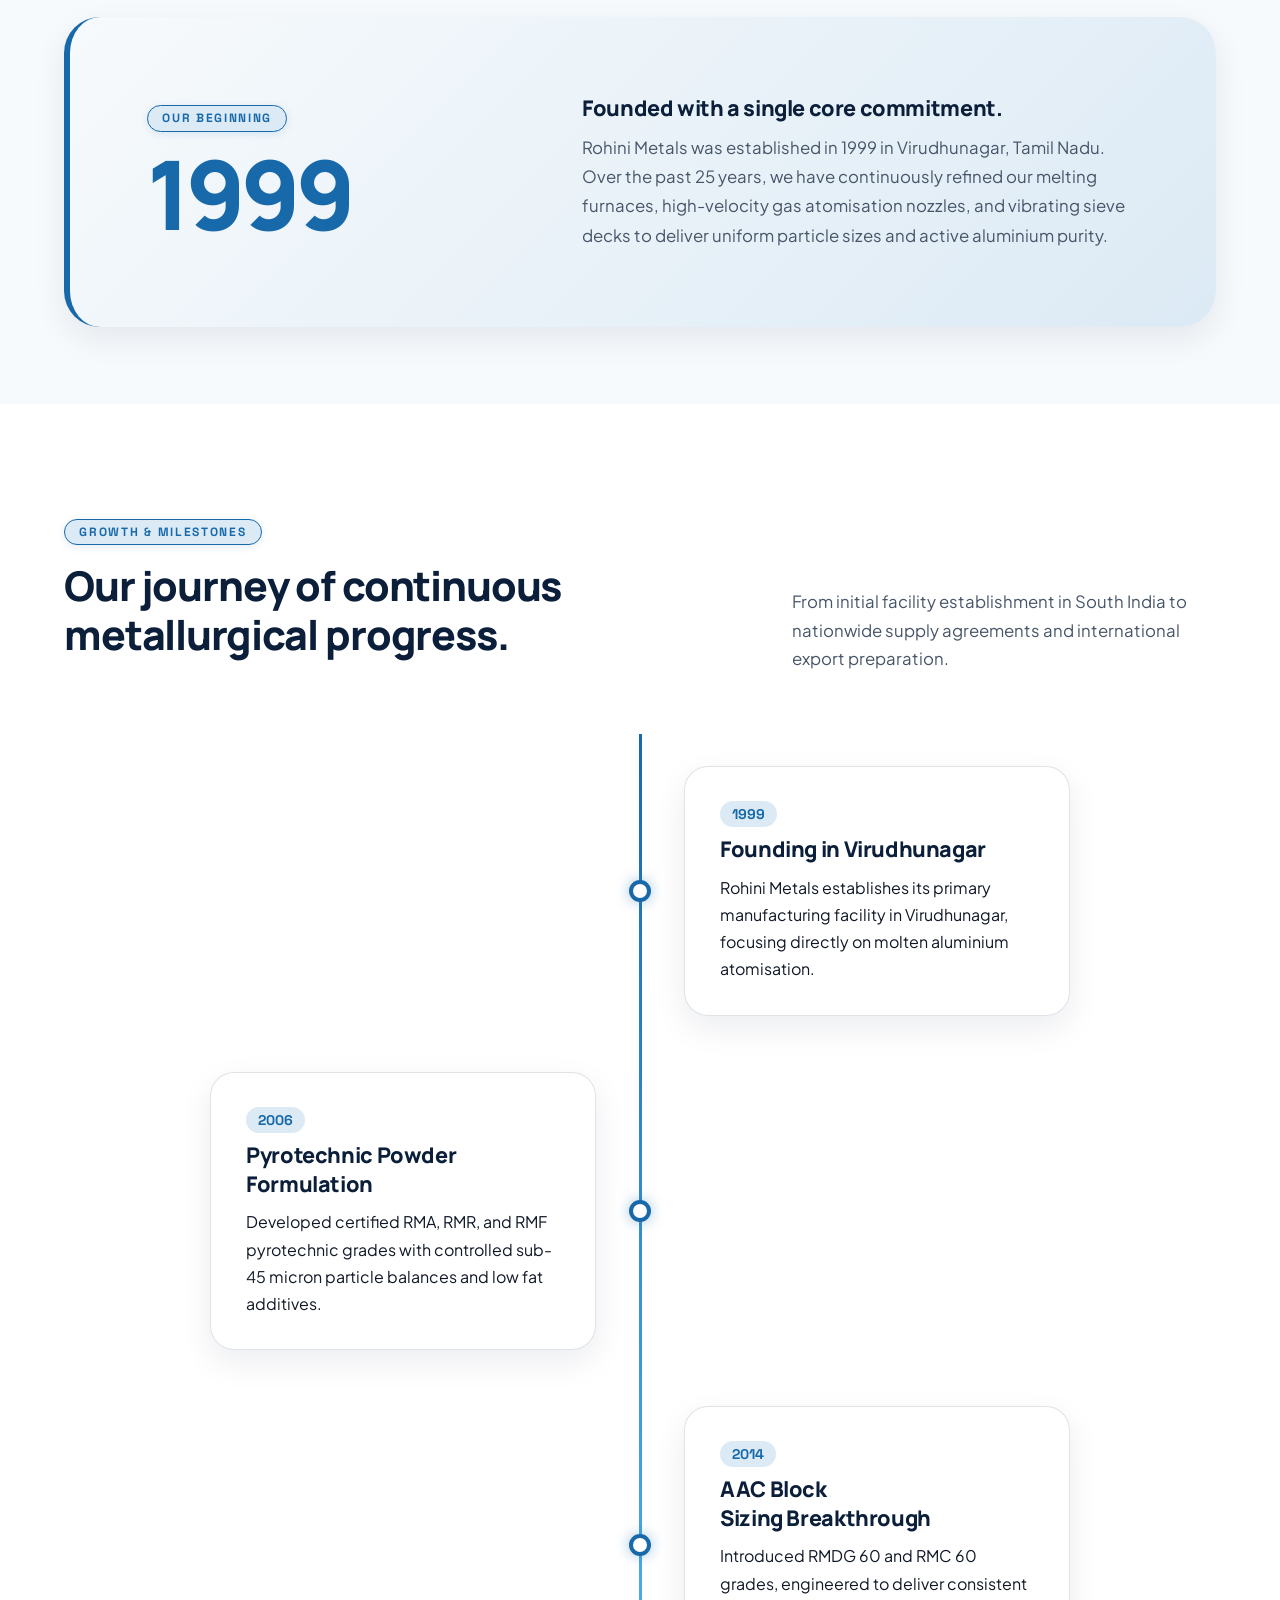
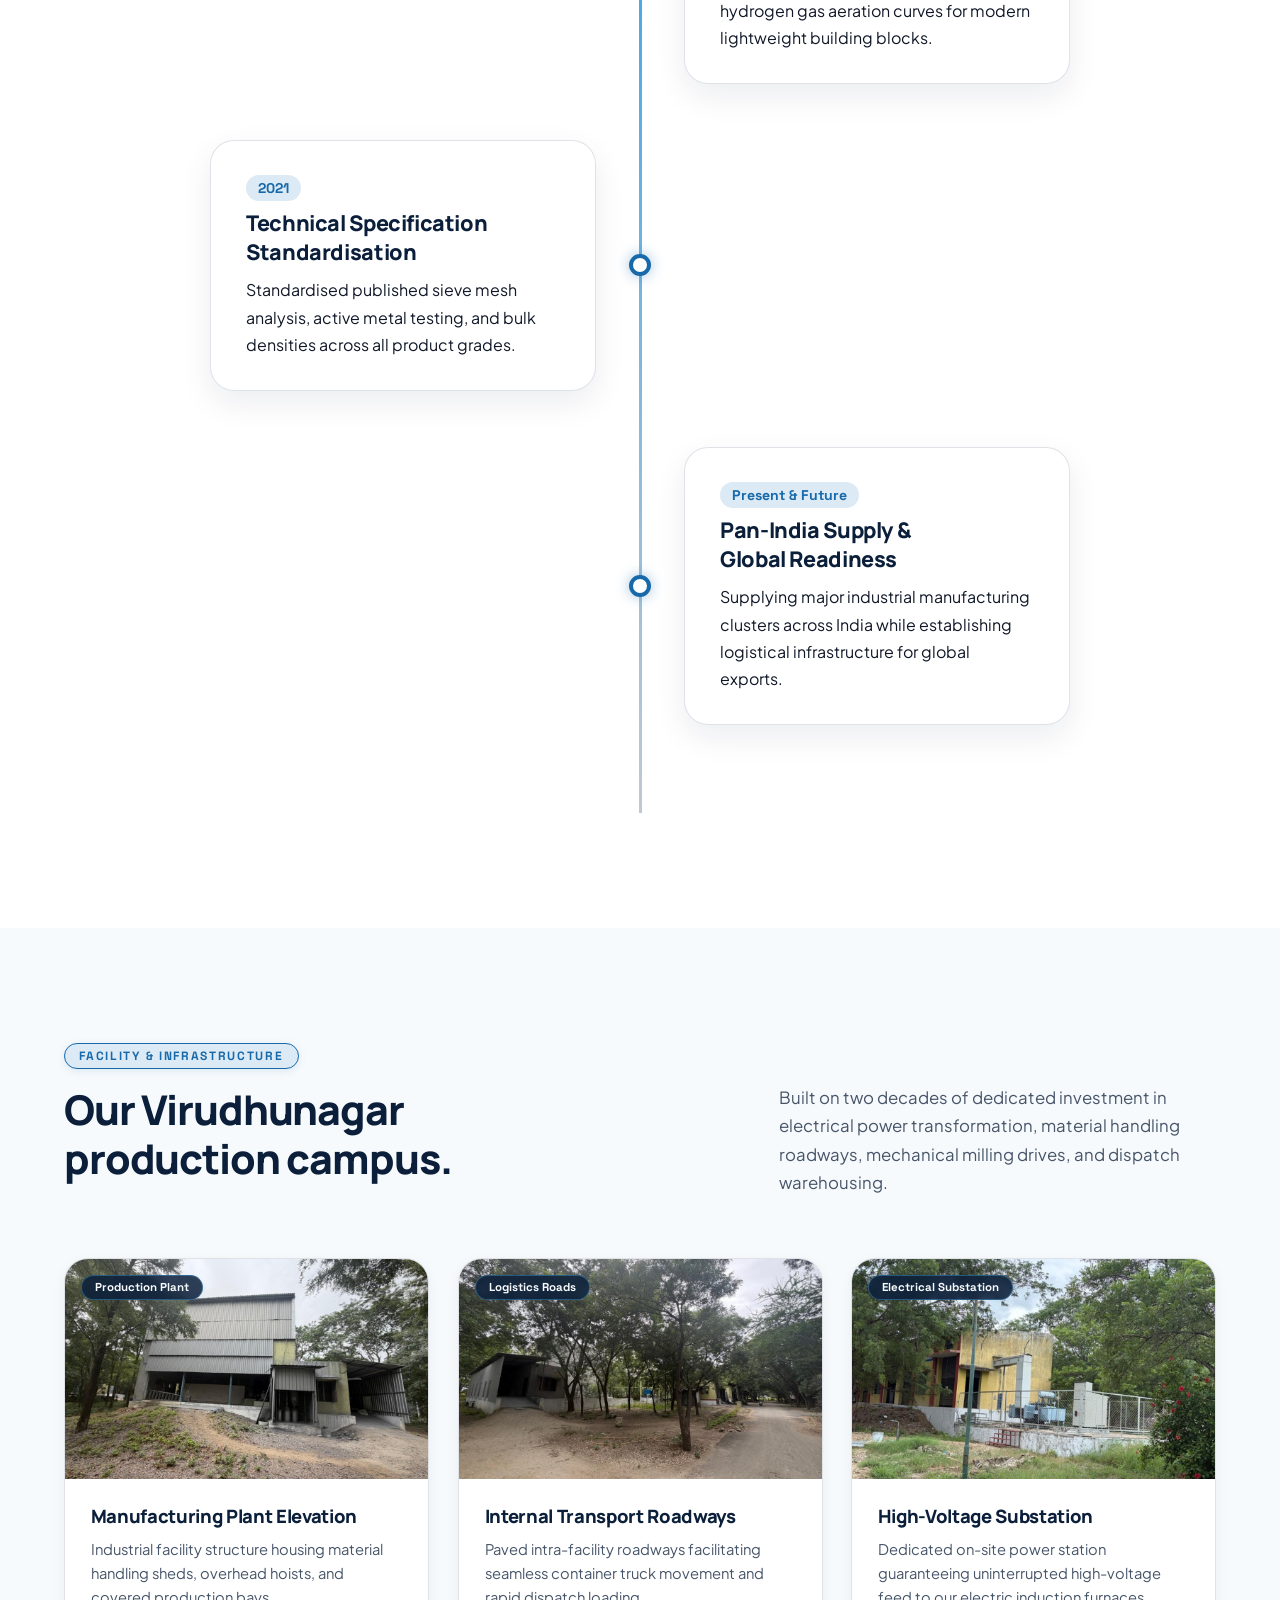
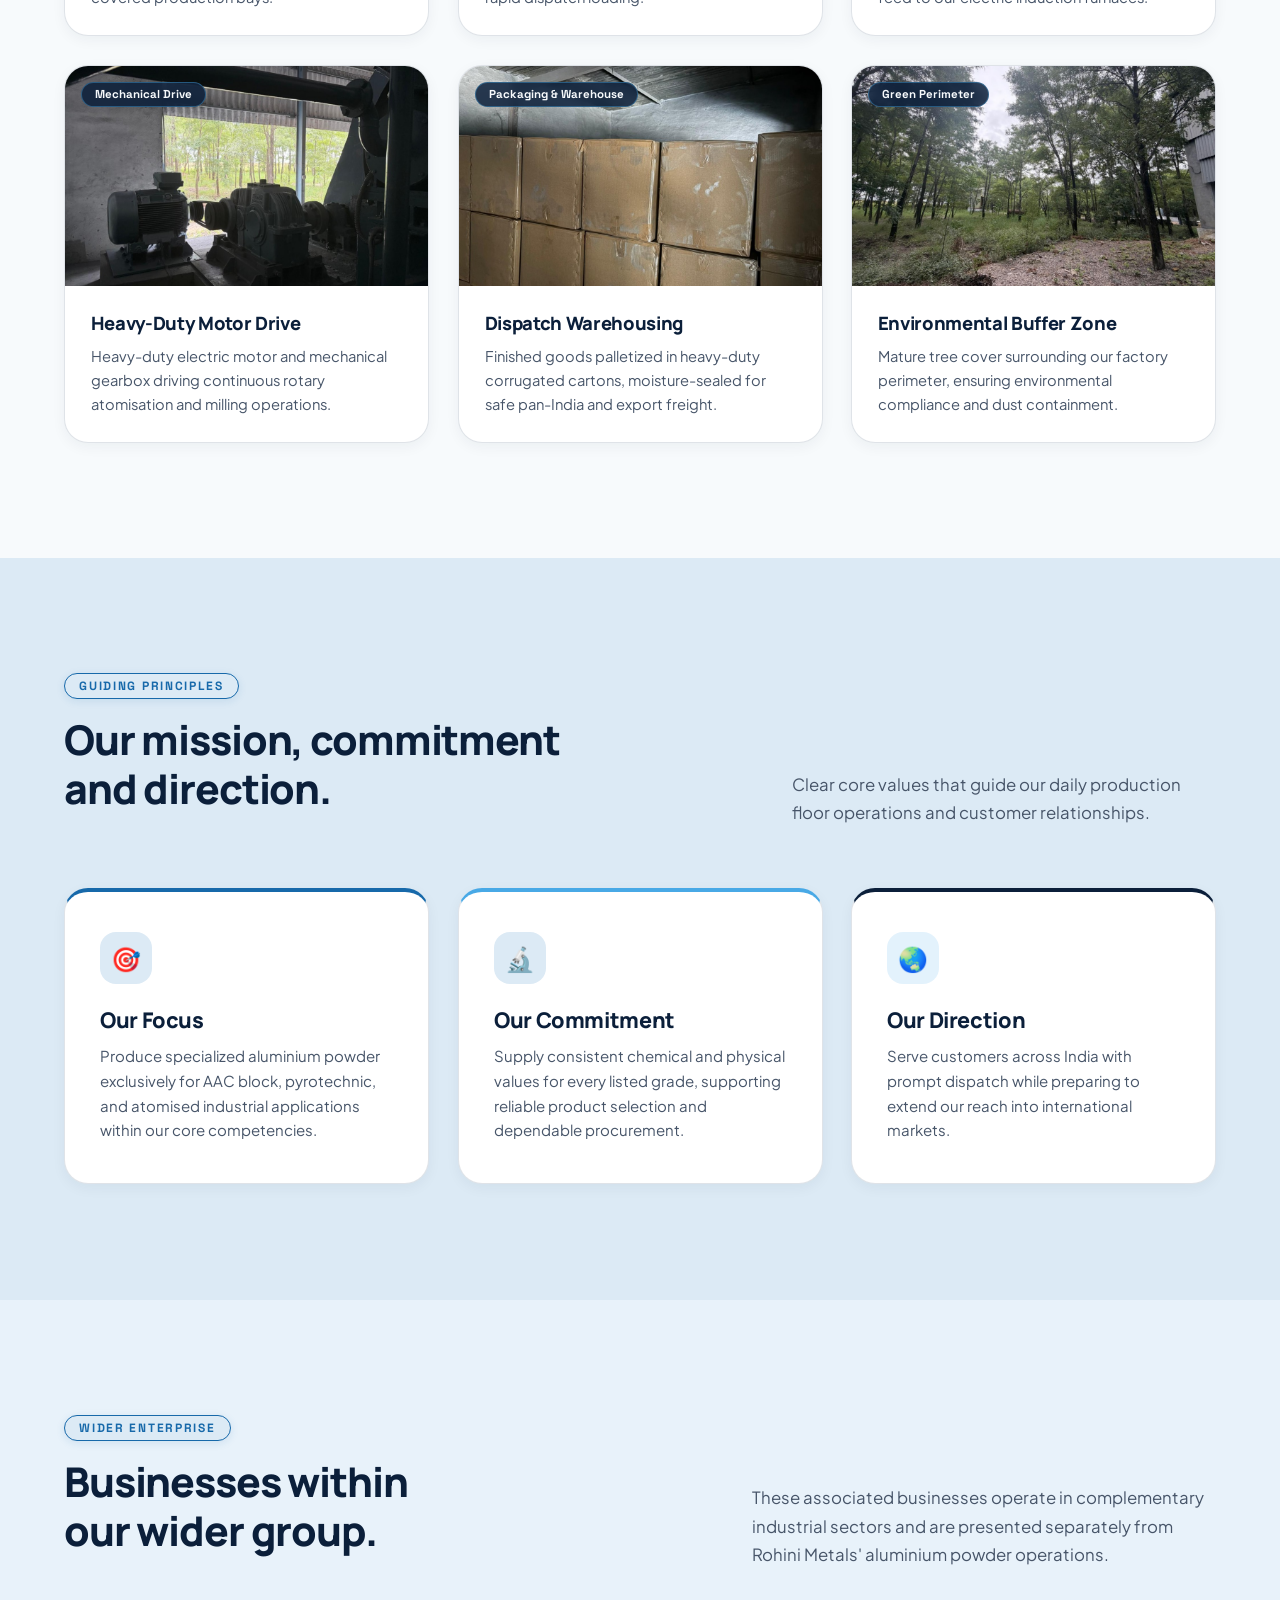
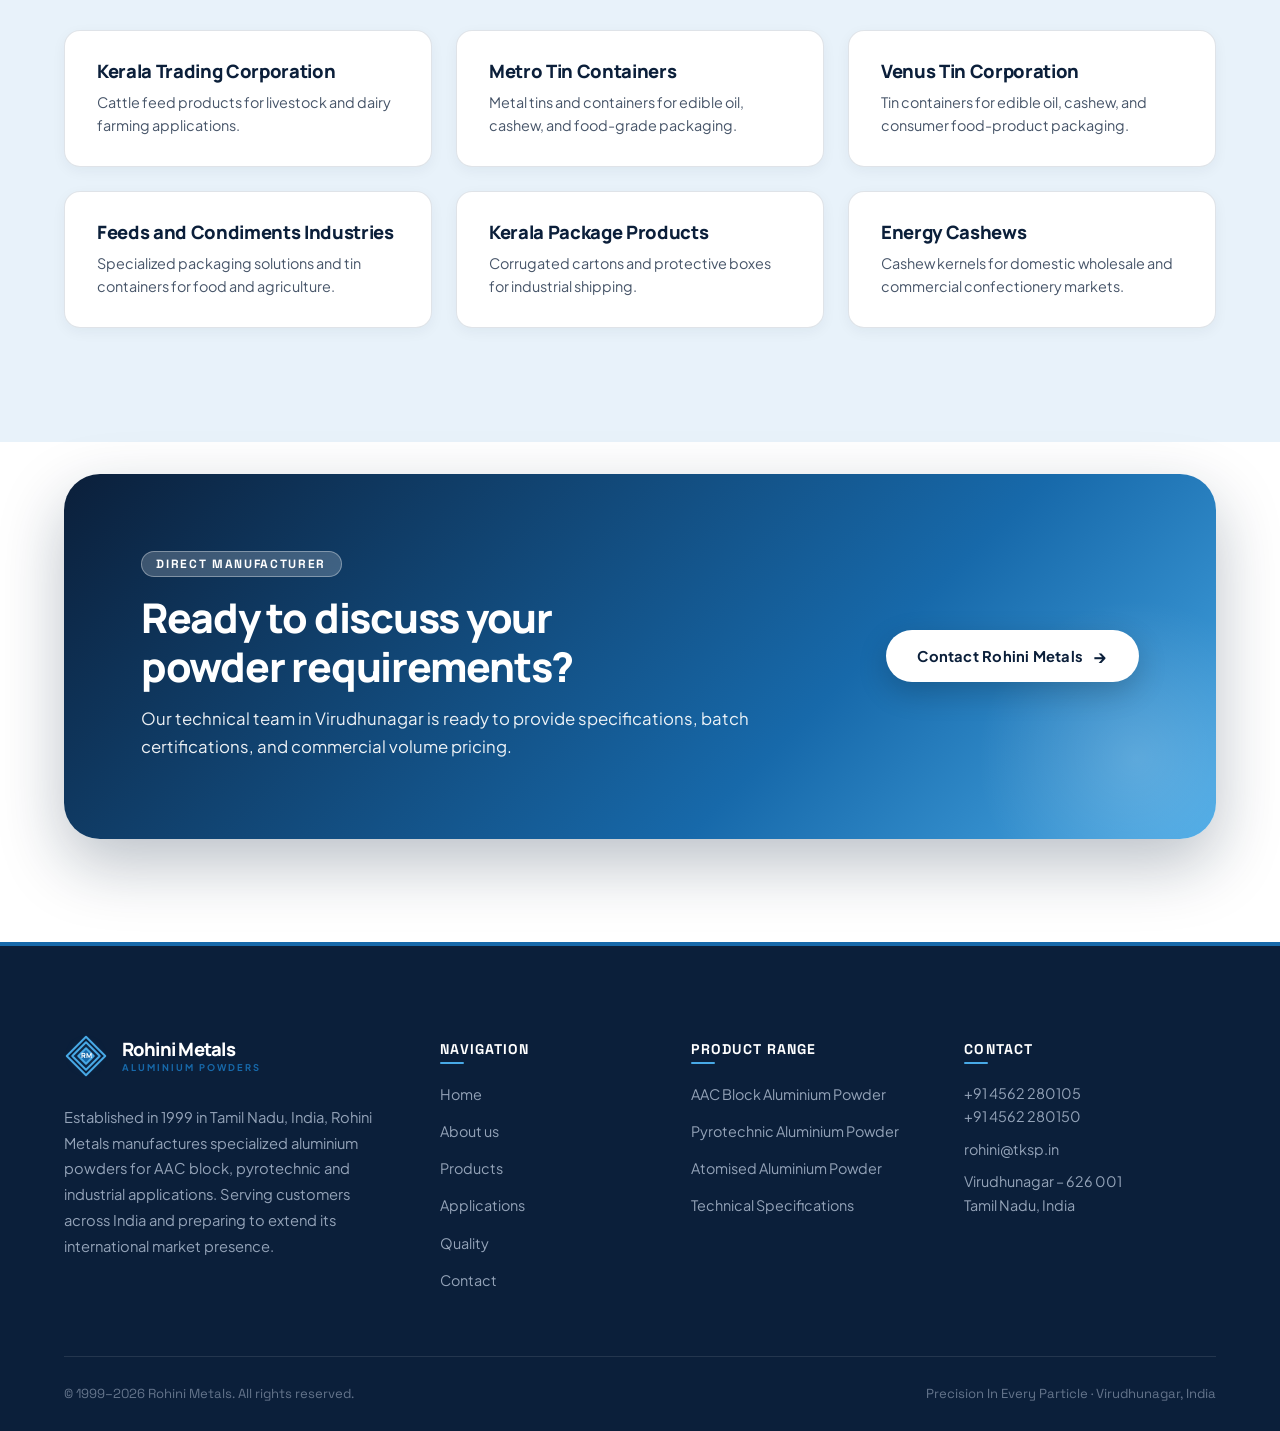
<file: about.html>
<!doctype html>
<html lang="en">
<head>
  <meta charset="utf-8">
  <meta name="viewport" content="width=device-width, initial-scale=1">
  <meta name="theme-color" content="#0B1F3A">
  <meta name="description" content="Learn about Rohini Metals, an aluminium powder manufacturer established in 1999 and serving customers across India.">
  <title>About Rohini Metals | Aluminium Powder Manufacturer</title>
  <link rel="preconnect" href="https://fonts.googleapis.com">
  <link rel="preconnect" href="https://fonts.gstatic.com" crossorigin>
  <link rel="stylesheet" href="app.css?v=3.3">
  <script src="app.js?v=3.3" defer></script>
</head>
<body data-page="about">
  <header id="site-header" class="site-header"></header>

  <main id="main-content">
    <!-- EDITORIAL PAGE HERO -->
    <section class="page-hero">
      <div class="wrap">
        <span class="eyebrow">Company Profile · Since 1999</span>
        <h1>Engineering aluminium powder with <span class="text-gradient-sunset">two decades of focus.</span></h1>
        <p>A specialized manufacturer rooted in Virudhunagar, Tamil Nadu, supplying industrial partners across India while preparing for international distribution.</p>
      </div>
    </section>

    <!-- SECTION 1: SPLIT STORY (IVORY BACKGROUND) -->
    <section class="section section-ivory">
      <div class="wrap split">
        <div class="split-copy reveal-slide-left">
          <span class="eyebrow eyebrow-blue">Who We Are</span>
          <h2>Specialists in industrial aluminium powder.</h2>
          <p class="lead">Rohini Metals is a dedicated producer of atomised and flake aluminium powders. Founded in 1999, our manufacturing focus is centred strictly on three industrial categories: AAC block manufacturing, pyrotechnic formulations, and industrial atomised fractions.</p>
          <p>We believe industrial trust begins with transparent physical data. Every grade we supply comes with published mesh analysis, density, and gas volumetry parameters.</p>
          
          <div class="number-cards">
            <div class="number-card reveal-slide-up">
              <div class="card-num">25+</div>
              <div>
                <h3>Years in Operation</h3>
                <p>Over two decades of dedicated furnace melting and powder atomisation in Tamil Nadu.</p>
              </div>
            </div>
            <div class="number-card reveal-slide-up reveal-delay-1">
              <div class="card-num">3</div>
              <div>
                <h3>Key Industries Served</h3>
                <p>Aerated concrete block manufacturers, pyrotechnic producers, and metallurgical users.</p>
              </div>
            </div>
          </div>
          <a class="button button-blue" href="products.html">Review Our Product Grades <span class="button-arrow" aria-hidden="true">→</span></a>
        </div>

        <div class="split-media-layered reveal-slide-right reveal-delay-1">
          <div class="split-media-main">
            <img src="assets/images/cyclone-classifier-tower.jpg" alt="Vertical cyclone classification tower at Rohini Metals facility" loading="lazy">
          </div>
          <div class="split-media-accent">
            <img src="assets/images/factory-campus-grounds.jpg" alt="Rohini Metals factory campus and grounds in Virudhunagar" loading="lazy">
          </div>
        </div>
      </div>
    </section>

    <!-- SECTION 2: 1999 HISTORY BANNER (CREAM BACKGROUND) -->
    <section class="section section-tight section-cream">
      <div class="wrap">
        <div class="history-banner reveal">
          <div>
            <span class="eyebrow">Our Beginning</span>
            <div class="history-year-large">1999</div>
          </div>
          <div>
            <h3>Founded with a single core commitment.</h3>
            <p class="lead">Rohini Metals was established in 1999 in Virudhunagar, Tamil Nadu. Over the past 25 years, we have continuously refined our melting furnaces, high-velocity gas atomisation nozzles, and vibrating sieve decks to deliver uniform particle sizes and active aluminium purity.</p>
          </div>
        </div>
      </div>
    </section>

    <!-- SECTION 3: ANIMATED TIMELINE (WHITE BACKGROUND) -->
    <section class="section section-white">
      <div class="wrap">
        <div class="section-heading reveal">
          <div>
            <span class="eyebrow eyebrow-teal">Growth & Milestones</span>
            <h2>Our journey of continuous metallurgical progress.</h2>
          </div>
          <p class="lead">From initial facility establishment in South India to nationwide supply agreements and international export preparation.</p>
        </div>

        <div class="timeline">
          <div class="timeline-item reveal">
            <div class="timeline-node"></div>
            <div class="timeline-card">
              <span class="timeline-year">1999</span>
              <h3>Founding in Virudhunagar</h3>
              <p>Rohini Metals establishes its primary manufacturing facility in Virudhunagar, focusing directly on molten aluminium atomisation.</p>
            </div>
          </div>

          <div class="timeline-item reveal reveal-delay-1">
            <div class="timeline-node"></div>
            <div class="timeline-card">
              <span class="timeline-year">2006</span>
              <h3>Pyrotechnic Powder Formulation</h3>
              <p>Developed certified RMA, RMR, and RMF pyrotechnic grades with controlled sub-45 micron particle balances and low fat additives.</p>
            </div>
          </div>

          <div class="timeline-item reveal reveal-delay-2">
            <div class="timeline-node"></div>
            <div class="timeline-card">
              <span class="timeline-year">2014</span>
              <h3>AAC Block Sizing Breakthrough</h3>
              <p>Introduced RMDG 60 and RMC 60 grades, engineered to deliver consistent hydrogen gas aeration curves for modern lightweight building blocks.</p>
            </div>
          </div>

          <div class="timeline-item reveal">
            <div class="timeline-node"></div>
            <div class="timeline-card">
              <span class="timeline-year">2021</span>
              <h3>Technical Specification Standardisation</h3>
              <p>Standardised published sieve mesh analysis, active metal testing, and bulk densities across all product grades.</p>
            </div>
          </div>

          <div class="timeline-item reveal reveal-delay-1">
            <div class="timeline-node"></div>
            <div class="timeline-card">
              <span class="timeline-year">Present & Future</span>
              <h3>Pan-India Supply & Global Readiness</h3>
              <p>Supplying major industrial manufacturing clusters across India while establishing logistical infrastructure for global exports.</p>
            </div>
          </div>
        </div>
      </div>
    </section>

    <!-- SECTION 4: PRODUCTION CAMPUS & INFRASTRUCTURE GALLERY -->
    <section class="section section-ivory">
      <div class="wrap">
        <div class="section-heading reveal">
          <div>
            <span class="eyebrow eyebrow-blue">Facility & Infrastructure</span>
            <h2>Our Virudhunagar production campus.</h2>
          </div>
          <p class="lead">Built on two decades of dedicated investment in electrical power transformation, material handling roadways, mechanical milling drives, and dispatch warehousing.</p>
        </div>

        <div class="facility-grid-gallery">
          <div class="facility-grid-card reveal">
            <div class="facility-grid-img">
              <img src="assets/images/manufacturing-plant-elevation.jpg" alt="Rohini Metals manufacturing plant elevation and loading bays" loading="lazy">
              <span class="facility-grid-tag">Production Plant</span>
            </div>
            <div class="facility-grid-body">
              <h3>Manufacturing Plant Elevation</h3>
              <p>Industrial facility structure housing material handling sheds, overhead hoists, and covered production bays.</p>
            </div>
          </div>

          <div class="facility-grid-card reveal reveal-delay-1">
            <div class="facility-grid-img">
              <img src="assets/images/factory-internal-roadways.jpg" alt="Paved internal roadways and facility logistics at Rohini Metals" loading="lazy">
              <span class="facility-grid-tag">Logistics Roads</span>
            </div>
            <div class="facility-grid-body">
              <h3>Internal Transport Roadways</h3>
              <p>Paved intra-facility roadways facilitating seamless container truck movement and rapid dispatch loading.</p>
            </div>
          </div>

          <div class="facility-grid-card reveal reveal-delay-2">
            <div class="facility-grid-img">
              <img src="assets/images/plant-substation-infrastructure.jpg" alt="Dedicated high-voltage electrical substation and transformer" loading="lazy">
              <span class="facility-grid-tag">Electrical Substation</span>
            </div>
            <div class="facility-grid-body">
              <h3>High-Voltage Substation</h3>
              <p>Dedicated on-site power station guaranteeing uninterrupted high-voltage feed to our electric induction furnaces.</p>
            </div>
          </div>

          <div class="facility-grid-card reveal">
            <div class="facility-grid-img">
              <img src="assets/images/plant-motor-drive.jpg" alt="Heavy electric motor and mechanical gearbox drive assembly" loading="lazy">
              <span class="facility-grid-tag">Mechanical Drive</span>
            </div>
            <div class="facility-grid-body">
              <h3>Heavy-Duty Motor Drive</h3>
              <p>Heavy-duty electric motor and mechanical gearbox driving continuous rotary atomisation and milling operations.</p>
            </div>
          </div>

          <div class="facility-grid-card reveal reveal-delay-1">
            <div class="facility-grid-img">
              <img src="assets/images/packaged-dispatch-cartons.jpg" alt="Corrugated dispatch cartons stacked on pallets in warehouse" loading="lazy">
              <span class="facility-grid-tag">Packaging & Warehouse</span>
            </div>
            <div class="facility-grid-body">
              <h3>Dispatch Warehousing</h3>
              <p>Finished goods palletized in heavy-duty corrugated cartons, moisture-sealed for safe pan-India and export freight.</p>
            </div>
          </div>

          <div class="facility-grid-card reveal reveal-delay-2">
            <div class="facility-grid-img">
              <img src="assets/images/plant-environment-greenery.jpg" alt="Forested green grounds surrounding Rohini Metals complex" loading="lazy">
              <span class="facility-grid-tag">Green Perimeter</span>
            </div>
            <div class="facility-grid-body">
              <h3>Environmental Buffer Zone</h3>
              <p>Mature tree cover surrounding our factory perimeter, ensuring environmental compliance and dust containment.</p>
            </div>
          </div>
        </div>
      </div>
    </section>

    <!-- SECTION 5: VISION & MISSION CARDS (ICE BLUE BACKGROUND) -->
    <section class="section section-ice-blue">
      <div class="wrap">
        <div class="section-heading reveal">
          <div>
            <span class="eyebrow eyebrow-blue">Guiding Principles</span>
            <h2>Our mission, commitment and direction.</h2>
          </div>
          <p class="lead">Clear core values that guide our daily production floor operations and customer relationships.</p>
        </div>

        <div class="vision-mission-grid">
          <div class="vision-card reveal">
            <div class="feature-icon-badge feature-icon-blue">🎯</div>
            <h3>Our Focus</h3>
            <p>Produce specialized aluminium powder exclusively for AAC block, pyrotechnic, and atomised industrial applications within our core competencies.</p>
          </div>

          <div class="vision-card reveal reveal-delay-1">
            <div class="feature-icon-badge feature-icon-blue">🔬</div>
            <h3>Our Commitment</h3>
            <p>Supply consistent chemical and physical values for every listed grade, supporting reliable product selection and dependable procurement.</p>
          </div>

          <div class="vision-card reveal reveal-delay-2">
            <div class="feature-icon-badge feature-icon-teal">🌏</div>
            <h3>Our Direction</h3>
            <p>Serve customers across India with prompt dispatch while preparing to extend our reach into international markets.</p>
          </div>
        </div>
      </div>
    </section>

    <!-- SECTION 5: ASSOCIATED WIDER GROUP (MINT TEAL BACKGROUND) -->
    <section class="section section-mint">
      <div class="wrap">
        <div class="section-heading reveal">
          <div>
            <span class="eyebrow eyebrow-teal">Wider Enterprise</span>
            <h2>Businesses within our wider group.</h2>
          </div>
          <p class="lead">These associated businesses operate in complementary industrial sectors and are presented separately from Rohini Metals' aluminium powder operations.</p>
        </div>

        <div class="group-grid">
          <div class="group-card reveal">
            <h3>Kerala Trading Corporation</h3>
            <p>Cattle feed products for livestock and dairy farming applications.</p>
          </div>
          <div class="group-card reveal reveal-delay-1">
            <h3>Metro Tin Containers</h3>
            <p>Metal tins and containers for edible oil, cashew, and food-grade packaging.</p>
          </div>
          <div class="group-card reveal reveal-delay-2">
            <h3>Venus Tin Corporation</h3>
            <p>Tin containers for edible oil, cashew, and consumer food-product packaging.</p>
          </div>
          <div class="group-card reveal">
            <h3>Feeds and Condiments Industries</h3>
            <p>Specialized packaging solutions and tin containers for food and agriculture.</p>
          </div>
          <div class="group-card reveal reveal-delay-1">
            <h3>Kerala Package Products</h3>
            <p>Corrugated cartons and protective boxes for industrial shipping.</p>
          </div>
          <div class="group-card reveal reveal-delay-2">
            <h3>Energy Cashews</h3>
            <p>Cashew kernels for domestic wholesale and commercial confectionery markets.</p>
          </div>
        </div>
      </div>
    </section>

    <!-- SECTION 6: DYNAMIC GRADIENT CTA BANNER -->
    <section class="cta-banner-wrap section-white">
      <div class="wrap">
        <div class="cta-banner reveal">
          <div>
            <span class="eyebrow">Direct Manufacturer</span>
            <h2>Ready to discuss your powder requirements?</h2>
            <p>Our technical team in Virudhunagar is ready to provide specifications, batch certifications, and commercial volume pricing.</p>
          </div>
          <a class="button" href="contact.html">Contact Rohini Metals <span class="button-arrow" aria-hidden="true">→</span></a>
        </div>
      </div>
    </section>
  </main>

  <footer id="site-footer" class="site-footer"></footer>
  <button class="back-top" type="button" aria-label="Back to top">↑</button>
</body>
</html>
</file>
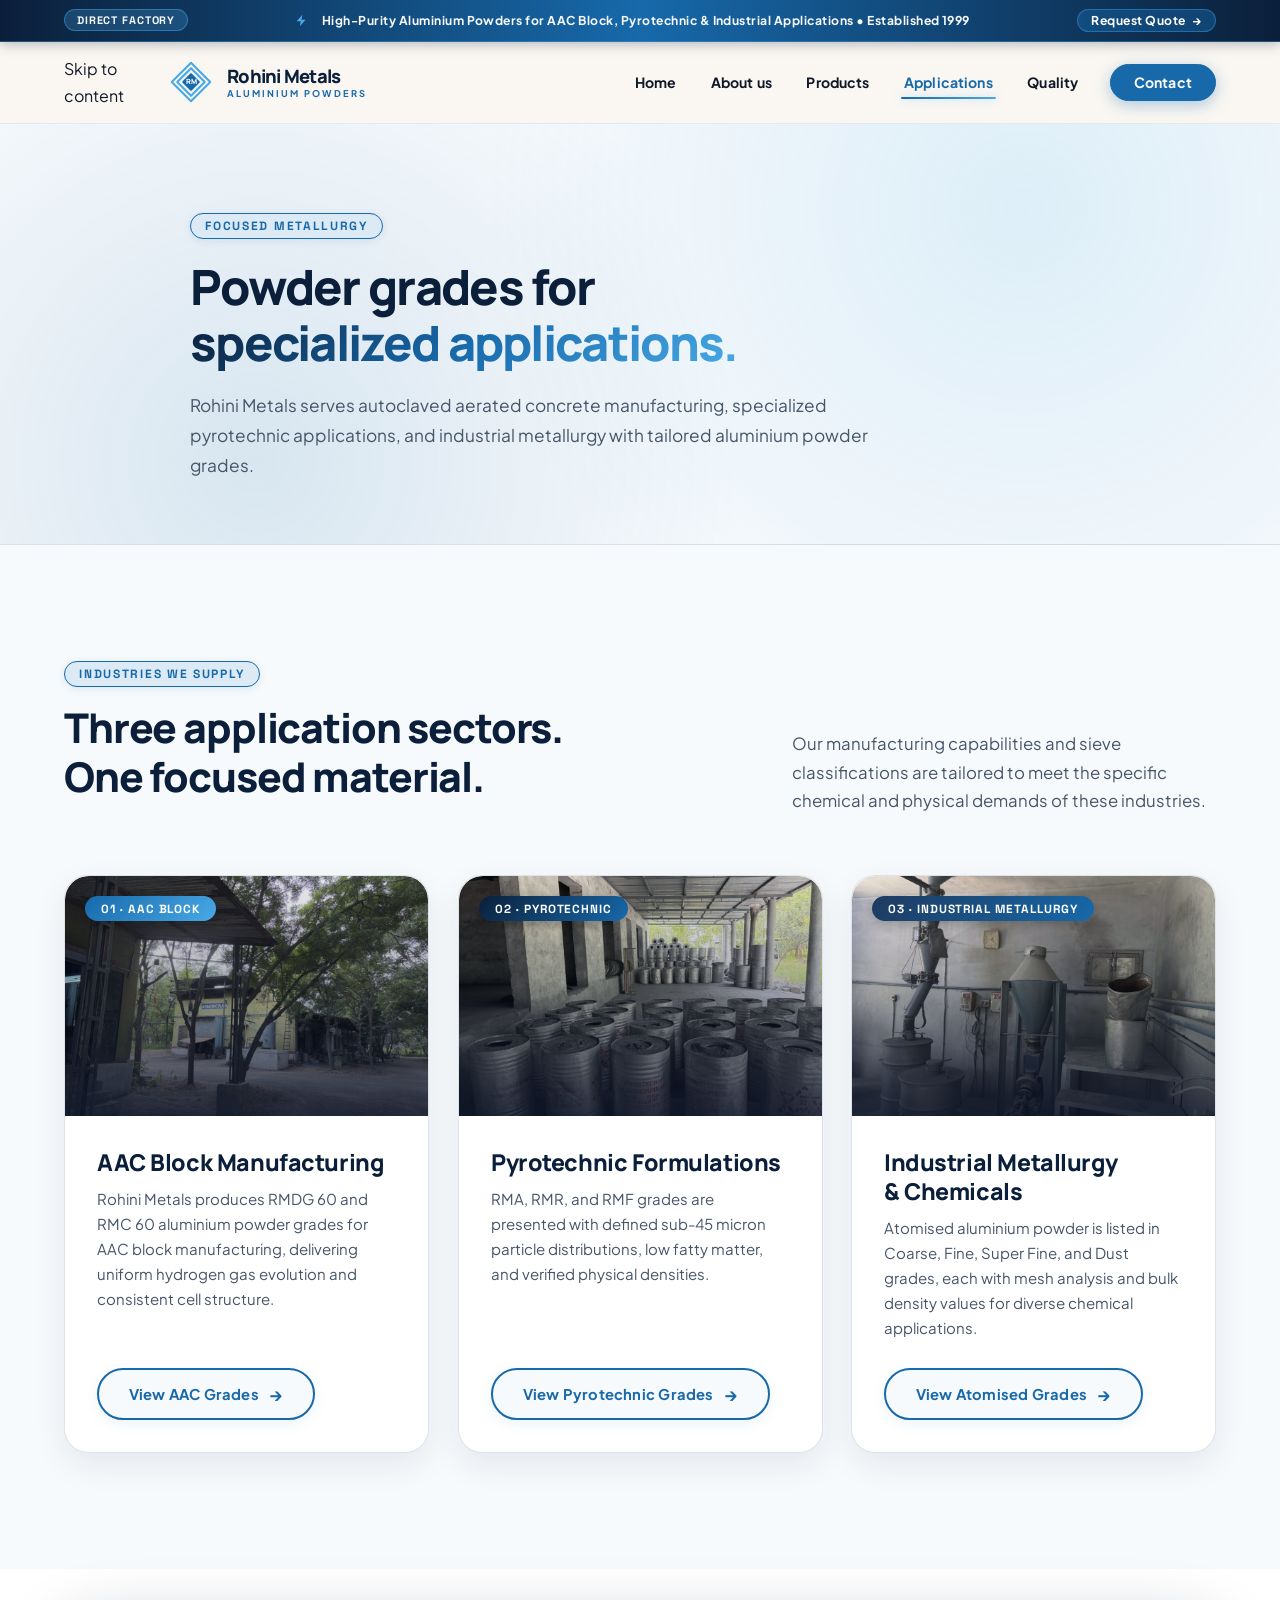
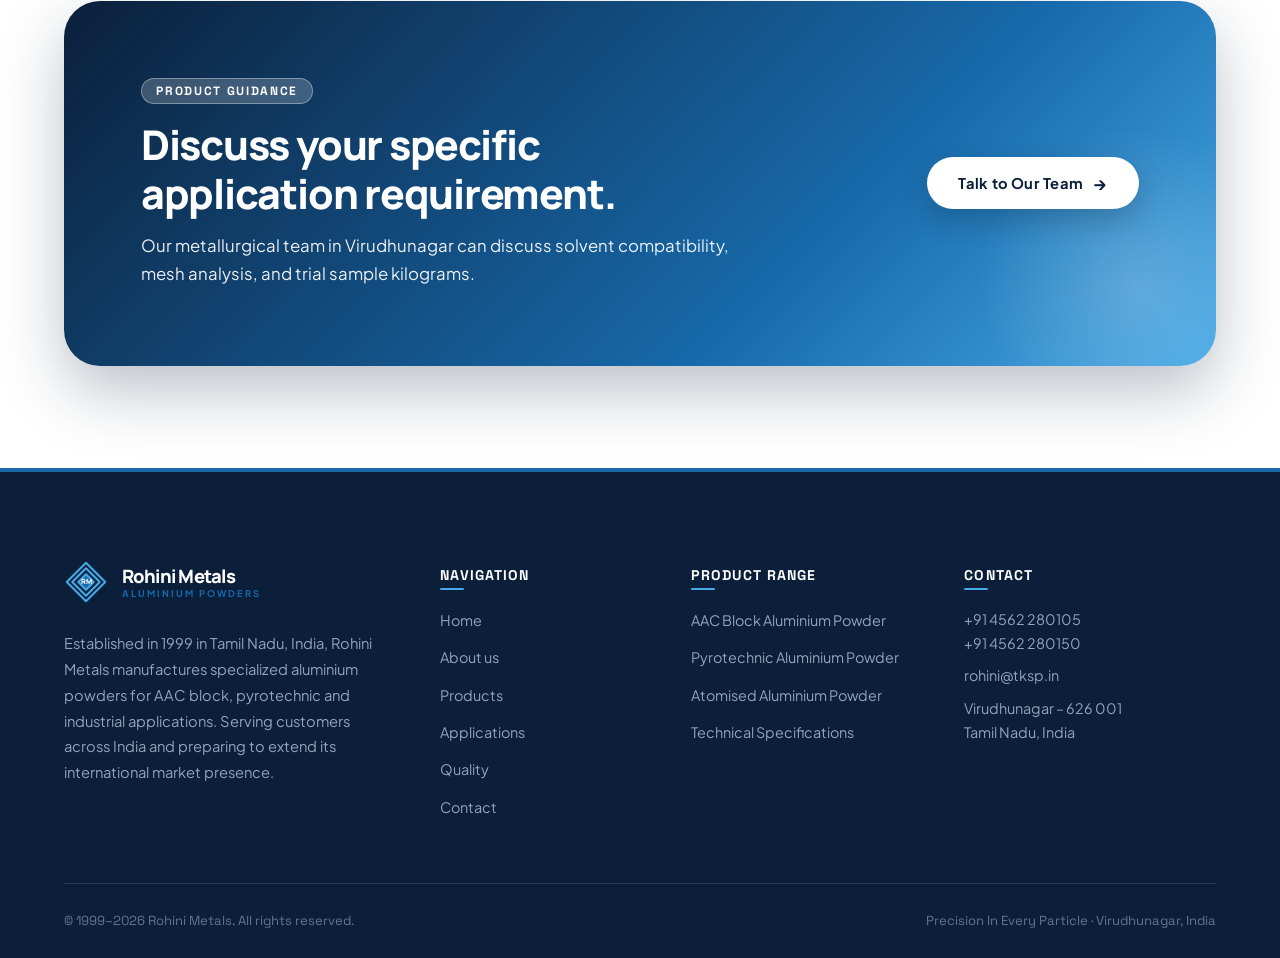
<file: applications.html>
<!doctype html>
<html lang="en">
<head>
  <meta charset="utf-8">
  <meta name="viewport" content="width=device-width, initial-scale=1">
  <meta name="theme-color" content="#0B1F3A">
  <meta name="description" content="Explore the AAC block, pyrotechnic and industrial applications represented in the Rohini Metals aluminium powder range.">
  <title>Applications & Industries | Rohini Metals</title>
  <link rel="preconnect" href="https://fonts.googleapis.com">
  <link rel="preconnect" href="https://fonts.gstatic.com" crossorigin>
  <link rel="stylesheet" href="app.css?v=3.3">
  <script src="app.js?v=3.3" defer></script>
</head>
<body data-page="applications">
  <header id="site-header" class="site-header"></header>

  <main id="main-content">
    <section class="page-hero">
      <div class="wrap">
        <span class="eyebrow">Focused Metallurgy</span>
        <h1>Powder grades for <span class="text-gradient-sunset">specialized applications.</span></h1>
        <p>Rohini Metals serves autoclaved aerated concrete manufacturing, specialized pyrotechnic applications, and industrial metallurgy with tailored aluminium powder grades.</p>
      </div>
    </section>

    <section class="section section-ivory">
      <div class="wrap">
        <div class="section-heading reveal">
          <div>
            <span class="eyebrow eyebrow-blue">Industries We Supply</span>
            <h2>Three application sectors. One focused material.</h2>
          </div>
          <p class="lead">Our manufacturing capabilities and sieve classifications are tailored to meet the specific chemical and physical demands of these industries.</p>
        </div>

        <div class="category-grid">
          <article class="category-card category-card-aac reveal" id="aac">
            <div class="category-card-img">
              <span class="category-tag">01 · AAC Block</span>
              <img src="assets/images/atomising-plant-building.jpg" alt="Rohini Metals Atomising Plant facility for AAC block aeration aluminium powder" loading="lazy">
            </div>
            <div class="category-card-body">
              <h3>AAC Block Manufacturing</h3>
              <p>Rohini Metals produces RMDG 60 and RMC 60 aluminium powder grades for AAC block manufacturing, delivering uniform hydrogen gas evolution and consistent cell structure.</p>
              <a class="button button-outline" href="products.html#aac">View AAC Grades <span class="button-arrow" aria-hidden="true">→</span></a>
            </div>
          </article>

          <article class="category-card category-card-pyro reveal reveal-delay-1" id="pyrotechnic">
            <div class="category-card-img">
              <span class="category-tag">02 · Pyrotechnic</span>
              <img src="assets/images/pyrotechnic-powder-drums.jpg" alt="Pyrotechnic aluminium powder Grade RMA in factory-sealed drums" loading="lazy">
            </div>
            <div class="category-card-body">
              <h3>Pyrotechnic Formulations</h3>
              <p>RMA, RMR, and RMF grades are presented with defined sub-45 micron particle distributions, low fatty matter, and verified physical densities.</p>
              <a class="button button-outline" href="products.html#pyro">View Pyrotechnic Grades <span class="button-arrow" aria-hidden="true">→</span></a>
            </div>
          </article>

          <article class="category-card category-card-ind reveal reveal-delay-2" id="industrial">
            <div class="category-card-img">
              <span class="category-tag">03 · Industrial Metallurgy</span>
              <img src="assets/images/powder-collection-station.jpg" alt="Atomised aluminium powder collection and packaging unit at Rohini Metals" loading="lazy">
            </div>
            <div class="category-card-body">
              <h3>Industrial Metallurgy & Chemicals</h3>
              <p>Atomised aluminium powder is listed in Coarse, Fine, Super Fine, and Dust grades, each with mesh analysis and bulk density values for diverse chemical applications.</p>
              <a class="button button-outline" href="products.html#industrial">View Atomised Grades <span class="button-arrow" aria-hidden="true">→</span></a>
            </div>
          </article>
        </div>
      </div>
    </section>

    <!-- FULL-WIDTH DYNAMIC CTA BANNER -->
    <section class="cta-banner-wrap section-white">
      <div class="wrap">
        <div class="cta-banner reveal">
          <div>
            <span class="eyebrow">Product Guidance</span>
            <h2>Discuss your specific application requirement.</h2>
            <p>Our metallurgical team in Virudhunagar can discuss solvent compatibility, mesh analysis, and trial sample kilograms.</p>
          </div>
          <a class="button" href="contact.html">Talk to Our Team <span class="button-arrow" aria-hidden="true">→</span></a>
        </div>
      </div>
    </section>
  </main>

  <footer id="site-footer" class="site-footer"></footer>
  <button class="back-top" type="button" aria-label="Back to top">↑</button>
</body>
</html>
</file>
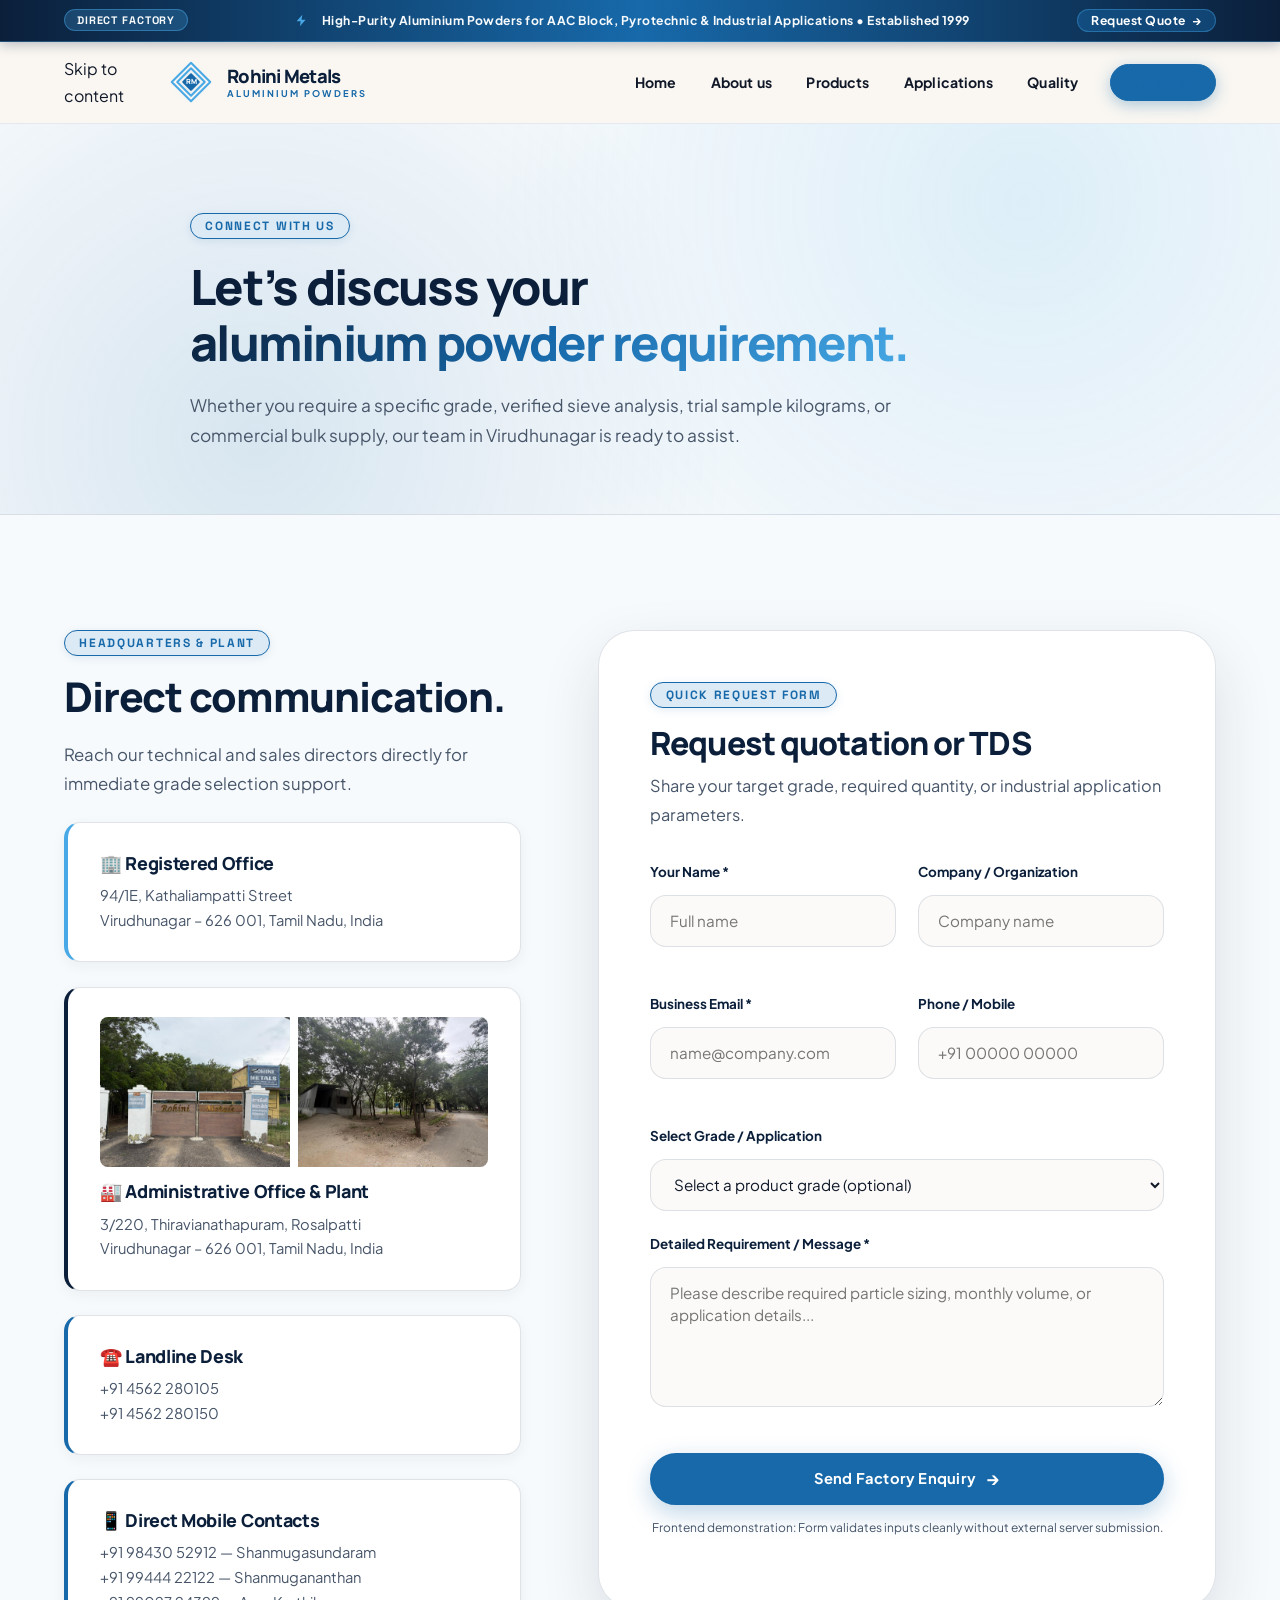
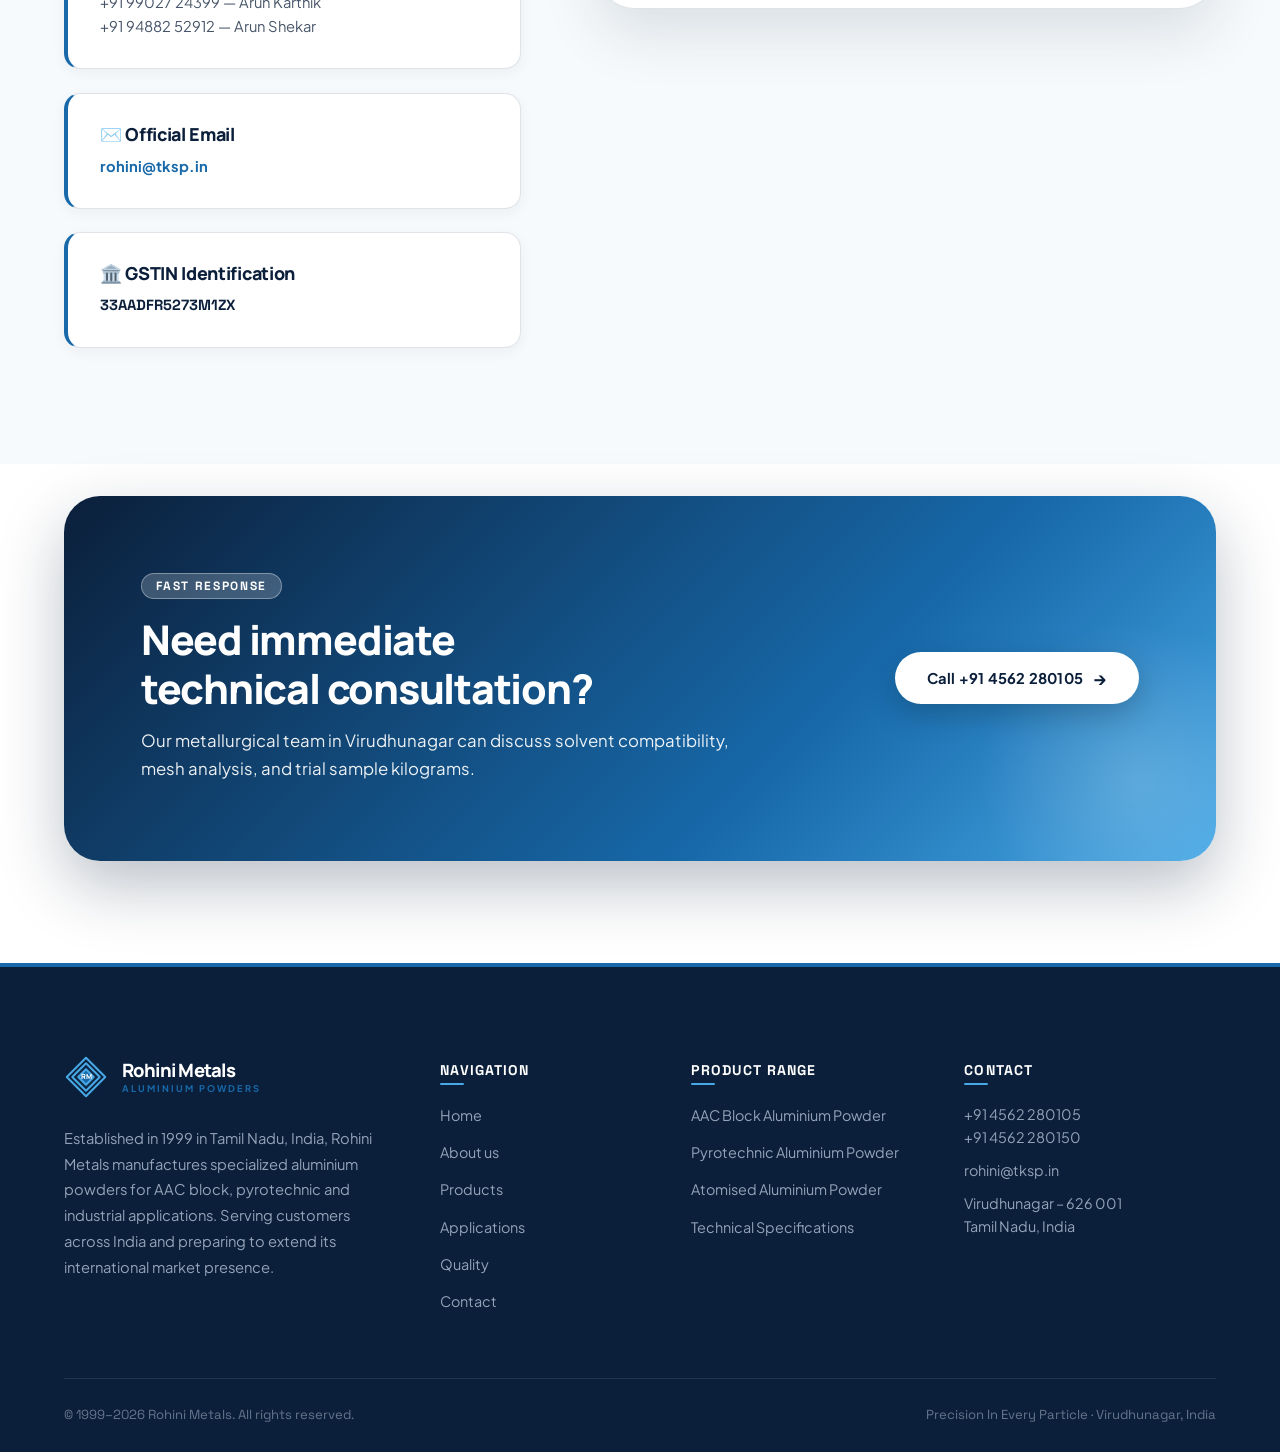
<file: contact.html>
<!doctype html>
<html lang="en">

<head>
  <meta charset="utf-8">
  <meta name="viewport" content="width=device-width, initial-scale=1">
  <meta name="theme-color" content="#0B1F3A">
  <meta name="description"
    content="Contact Rohini Metals for aluminium powder product information, grade enquiries and quotations.">
  <title>Contact Rohini Metals | Product Enquiries</title>
  <link rel="preconnect" href="https://fonts.googleapis.com">
  <link rel="preconnect" href="https://fonts.gstatic.com" crossorigin>
  <link rel="stylesheet" href="app.css?v=3.3">
  <script src="app.js?v=3.3" defer></script>
</head>

<body data-page="contact">
  <header id="site-header" class="site-header"></header>

  <main id="main-content">
    <!-- VIBRANT CONTACT HERO -->
    <section class="page-hero">
      <div class="wrap">
        <span class="eyebrow">Connect With Us</span>
        <h1>Let’s discuss your <span class="text-gradient-sunset">aluminium powder requirement.</span></h1>
        <p>Whether you require a specific grade, verified sieve analysis, trial sample kilograms, or commercial bulk supply, our team in Virudhunagar is ready to assist.</p>
      </div>
    </section>

    <!-- CREATIVE SPLIT-SCREEN CONTACT SECTION -->
    <section class="section section-ivory">
      <div class="wrap contact-layout">
        <!-- COLOURFUL CONTACT INFORMATION CARDS -->
        <div class="contact-cards-list reveal-slide-left">
          <div>
            <span class="eyebrow eyebrow-blue">Headquarters & Plant</span>
            <h2>Direct communication.</h2>
            <p class="lead">Reach our technical and sales directors directly for immediate grade selection support.</p>
          </div>

          <div class="contact-info-card reveal-slide-up">
            <h3>🏢 Registered Office</h3>
            <p>94/1E, Kathaliampatti Street<br>Virudhunagar – 626 001, Tamil Nadu, India</p>
          </div>

          <div class="contact-info-card reveal-slide-up reveal-delay-1">
            <div style="display:grid; grid-template-columns:1fr 1fr; gap:0.5rem; margin-bottom:0.85rem; border-radius:var(--radius-sm); overflow:hidden; height:150px;">
              <img src="assets/images/rohini-factory-gate.jpg" alt="Rohini Metals factory gate at Villipathiri Village, Virudhunagar" style="width:100%; height:100%; object-fit:cover; display:block">
              <img src="assets/images/factory-internal-roadways.jpg" alt="Rohini Metals internal plant roadway and logistics dock" style="width:100%; height:100%; object-fit:cover; display:block">
            </div>
            <h3>🏭 Administrative Office & Plant</h3>
            <p>3/220, Thiravianathapuram, Rosalpatti<br>Virudhunagar – 626 001, Tamil Nadu, India</p>
          </div>

          <div class="contact-info-card reveal-slide-up reveal-delay-2">
            <h3>☎️ Landline Desk</h3>
            <p>
              <a href="tel:+914562280105">+91 4562 280105</a><br>
              <a href="tel:+914562280150">+91 4562 280150</a>
            </p>
          </div>

          <div class="contact-info-card reveal-slide-up">
            <h3>📱 Direct Mobile Contacts</h3>
            <p>
              <a href="tel:+919843052912">+91 98430 52912</a> — Shanmugasundaram<br>
              <a href="tel:+919944422122">+91 99444 22122</a> — Shanmugananthan<br>
              <a href="tel:+919902724399">+91 99027 24399</a> — Arun Karthik<br>
              <a href="tel:+919488252912">+91 94882 52912</a> — Arun Shekar
            </p>
          </div>

          <div class="contact-info-card reveal-slide-up reveal-delay-1">
            <h3>✉️ Official Email</h3>
            <p><a href="mailto:rohini@tksp.in" style="font-weight:700; color:var(--royal-blue)">rohini@tksp.in</a></p>
          </div>

          <div class="contact-info-card reveal-slide-up reveal-delay-2">
            <h3>🏛️ GSTIN Identification</h3>
            <p style="font-family:var(--font-mono); font-weight:700; color:var(--charcoal-contrast)">33AADFR5273M1ZX</p>
          </div>
        </div>

        <!-- MODERN ENQUIRY FORM CARD -->
        <div class="contact-form-card reveal-slide-right reveal-delay-1">
          <span class="eyebrow">Quick Request Form</span>
          <h2 style="margin-bottom:0.6rem">Request quotation or TDS</h2>
          <p class="lead" style="margin-bottom:2rem; font-size:1.02rem">Share your target grade, required quantity, or industrial application parameters.</p>

          <form id="contact-form" novalidate>
            <div class="form-grid">
              <div class="field">
                <label for="name">Your Name *</label>
                <input id="name" name="name" autocomplete="name" placeholder="Full name" required aria-describedby="error-name">
                <span class="field-error" id="error-name" data-error-for="name"></span>
              </div>

              <div class="field">
                <label for="company">Company / Organization</label>
                <input id="company" name="company" autocomplete="organization" placeholder="Company name">
              </div>

              <div class="field">
                <label for="email">Business Email *</label>
                <input id="email" name="email" type="email" autocomplete="email" placeholder="name@company.com" required aria-describedby="error-email">
                <span class="field-error" id="error-email" data-error-for="email"></span>
              </div>

              <div class="field">
                <label for="phone">Phone / Mobile</label>
                <input id="phone" name="phone" type="tel" autocomplete="tel" placeholder="+91 00000 00000">
              </div>

              <div class="field field-wide">
                <label for="product">Select Grade / Application</label>
                <select id="product" name="product">
                  <option value="">Select a product grade (optional)</option>
                  <option>RMDG 60 (AAC Block)</option>
                  <option>RMC 60 (AAC Block)</option>
                  <option>RMA (Pyrotechnic)</option>
                  <option>RMR (Pyrotechnic)</option>
                  <option>RMF (Pyrotechnic)</option>
                  <option>Coarse (Atomised)</option>
                  <option>Fine (Atomised)</option>
                  <option>Super Fine (Atomised)</option>
                  <option>Dust (Atomised)</option>
                  <option>Other / Custom Mesh Requirement</option>
                </select>
              </div>

              <div class="field field-wide">
                <label for="message">Detailed Requirement / Message *</label>
                <textarea id="message" name="message" placeholder="Please describe required particle sizing, monthly volume, or application details..." required aria-describedby="error-message"></textarea>
                <span class="field-error" id="error-message" data-error-for="message"></span>
              </div>

              <div class="field-wide">
                <button class="button" type="submit" style="width:100%">
                  Send Factory Enquiry <span class="button-arrow" aria-hidden="true">→</span>
                </button>
                <p style="margin-top:0.85rem; font-size:0.75rem; color:var(--ink-muted); text-align:center">Frontend demonstration: Form validates inputs cleanly without external server submission.</p>
                
                <div class="form-response" role="status" tabindex="-1" hidden>
                  <strong>✓ Enquiry Received.</strong> Thank you! Our technical sales team has noted your request. You can also reach us directly at <strong>rohini@tksp.in</strong> or call <strong>+91 4562 280105</strong>.
                </div>
              </div>
            </div>
          </form>
        </div>
      </div>
    </section>

    <!-- FULL-WIDTH CTA BANNER -->
    <section class="cta-banner-wrap section-white">
      <div class="wrap">
        <div class="cta-banner reveal">
          <div>
            <span class="eyebrow">Fast Response</span>
            <h2>Need immediate technical consultation?</h2>
            <p>Our metallurgical team in Virudhunagar can discuss solvent compatibility, mesh analysis, and trial sample kilograms.</p>
          </div>
          <a class="button" href="tel:+914562280105">Call +91 4562 280105 <span class="button-arrow" aria-hidden="true">→</span></a>
        </div>
      </div>
    </section>
  </main>

  <footer id="site-footer" class="site-footer"></footer>
  <button class="back-top" type="button" aria-label="Back to top">↑</button>
</body>

</html>
</file>
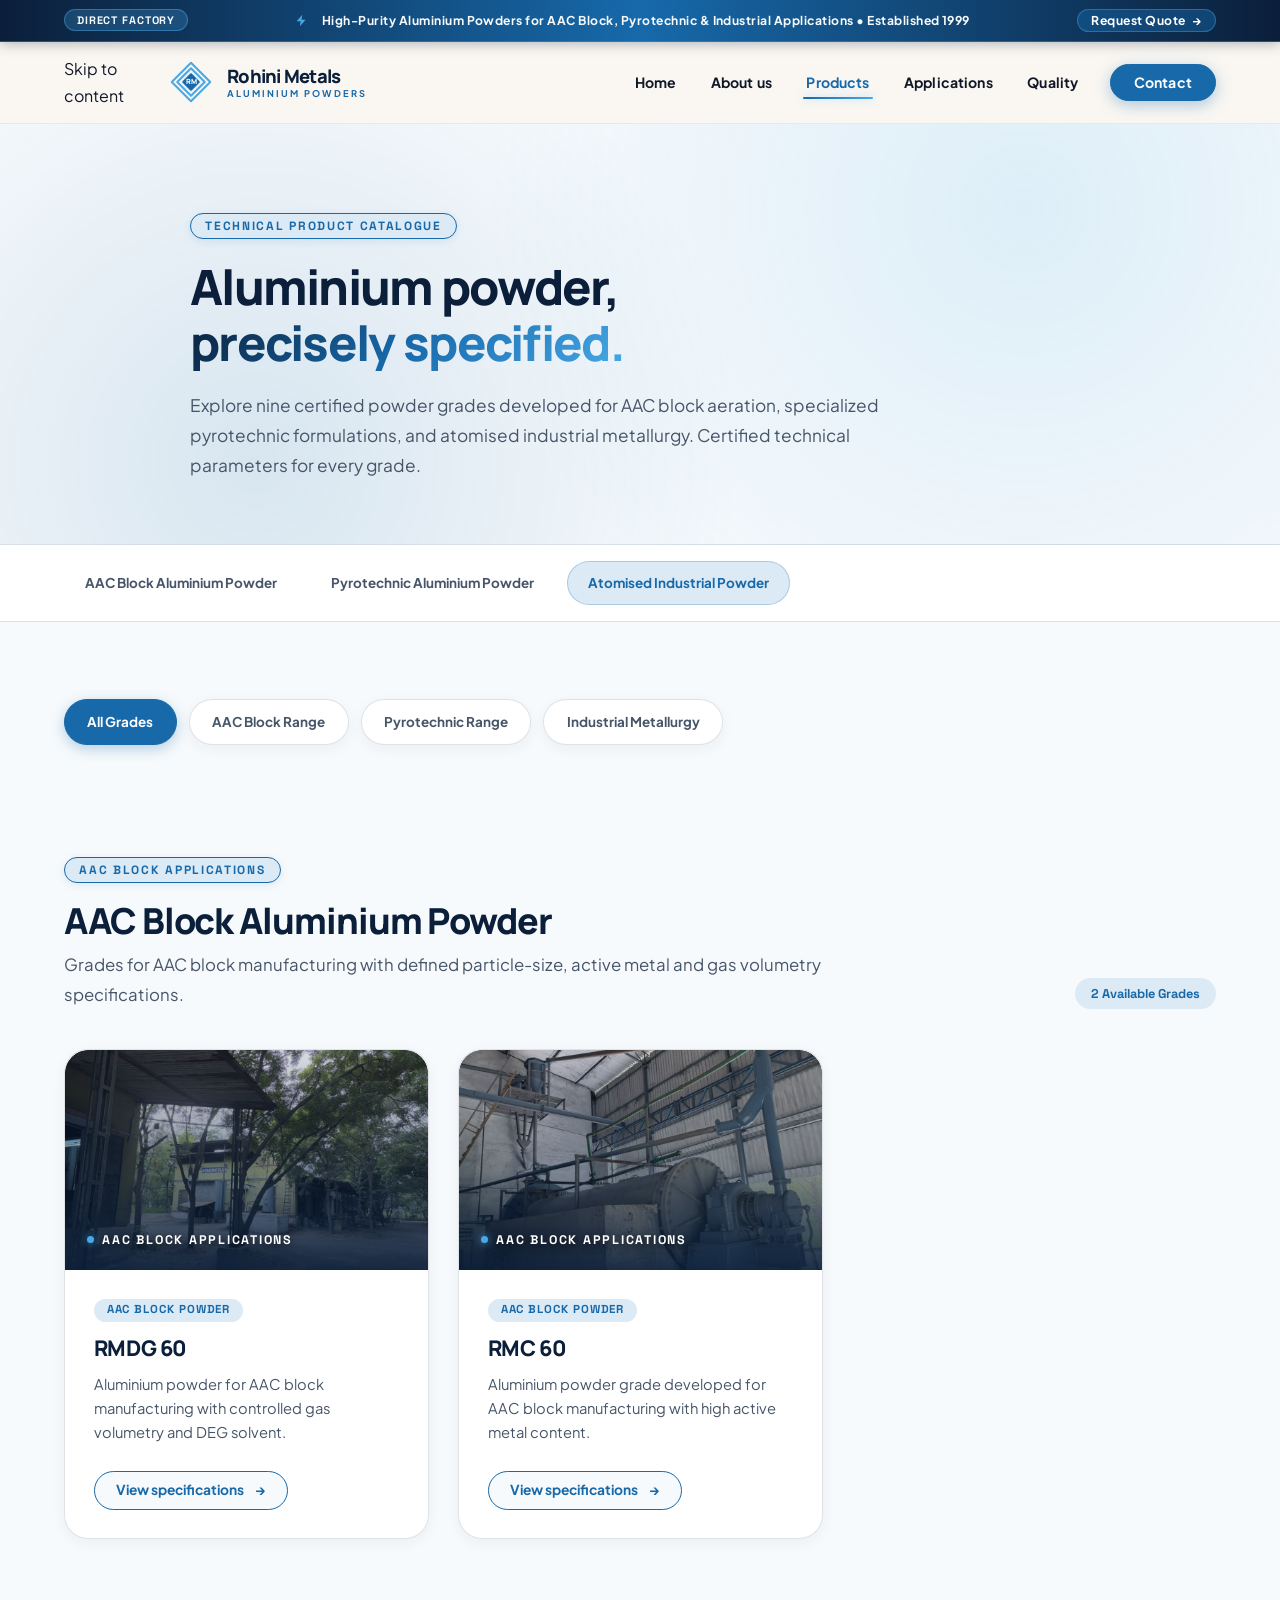
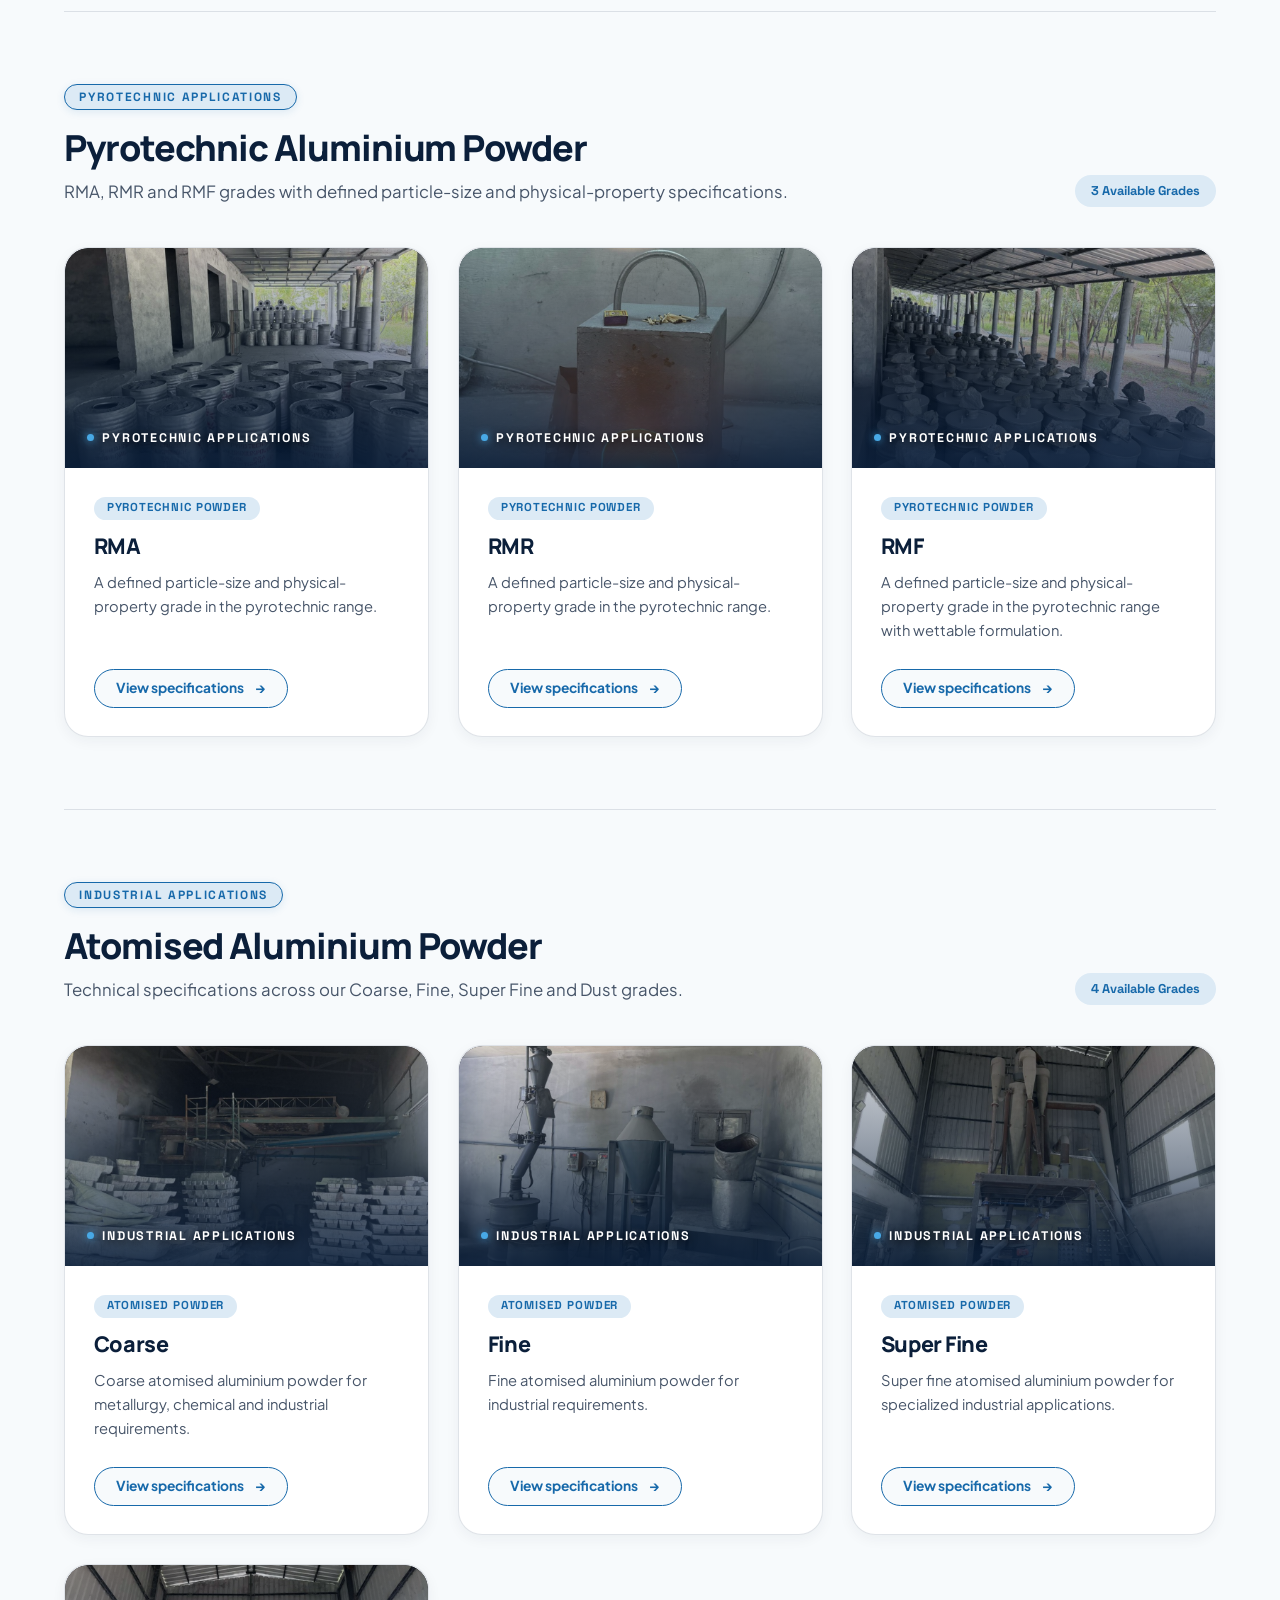
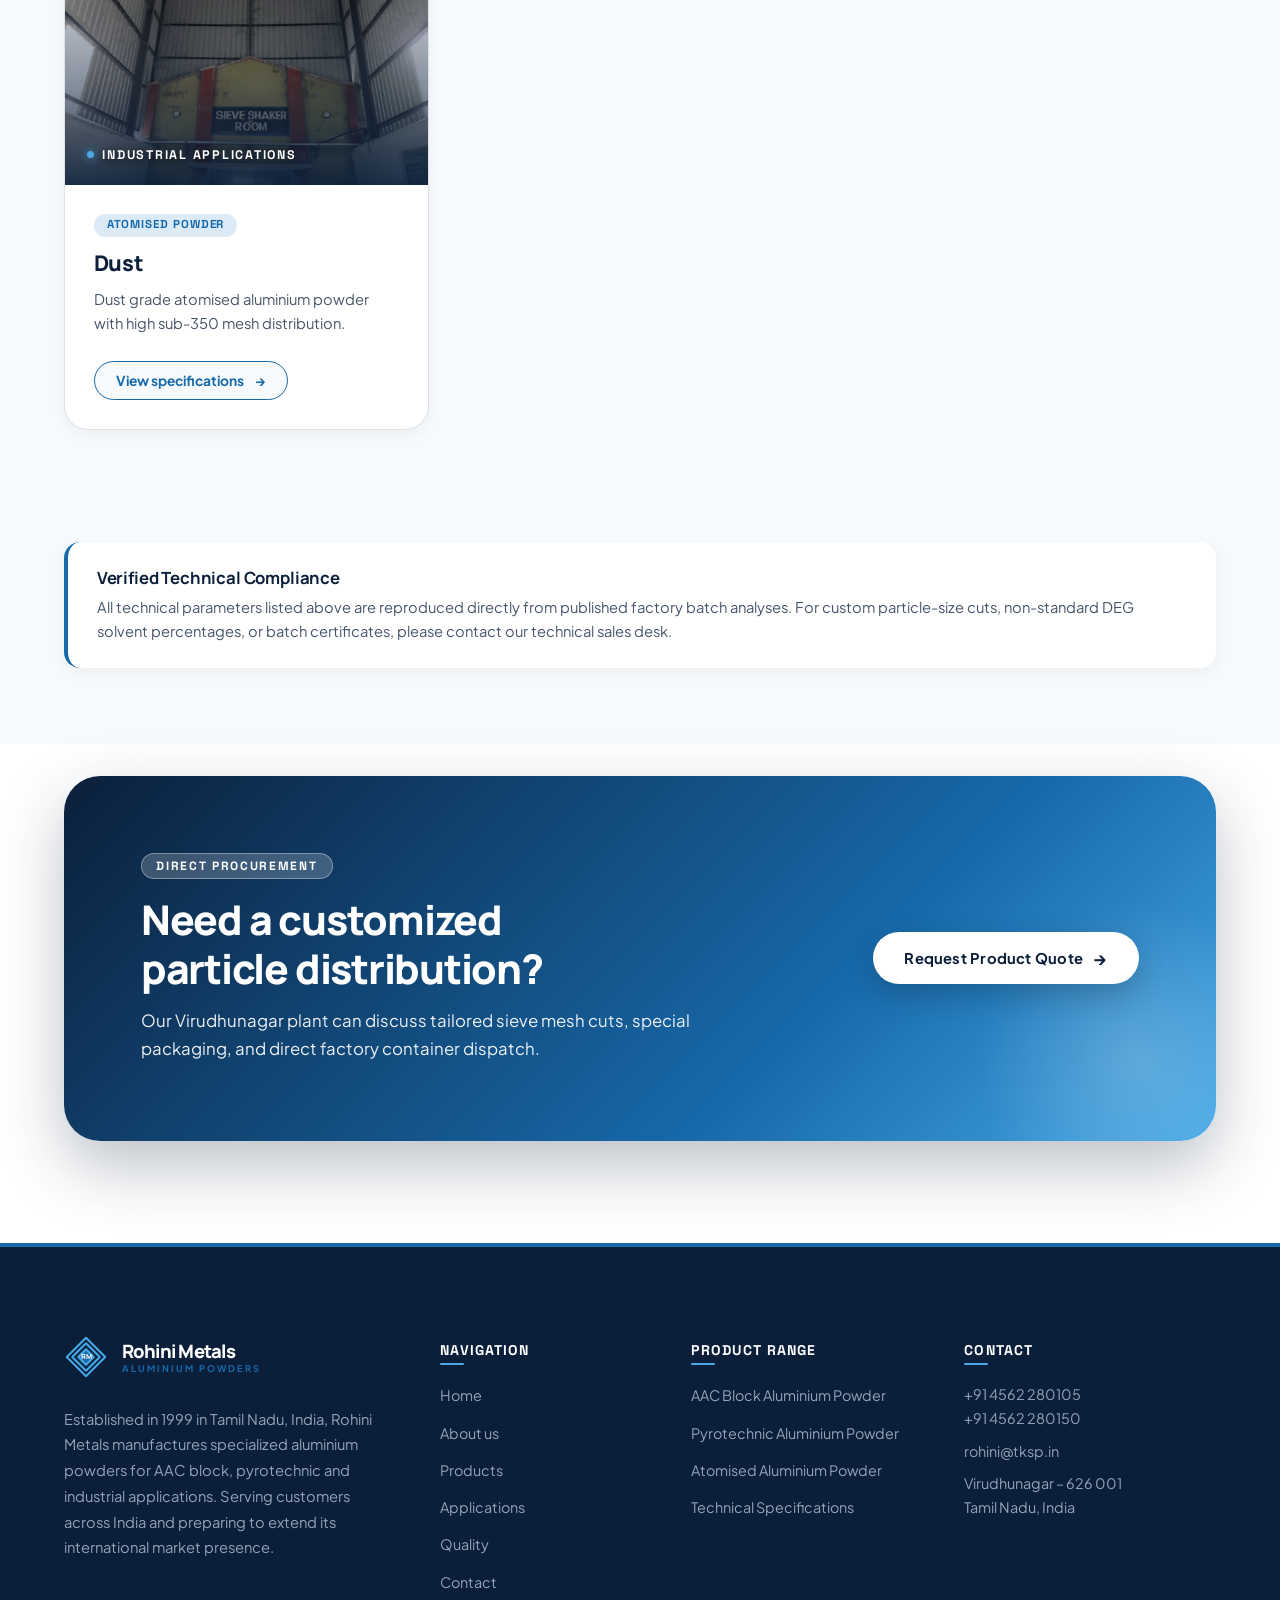
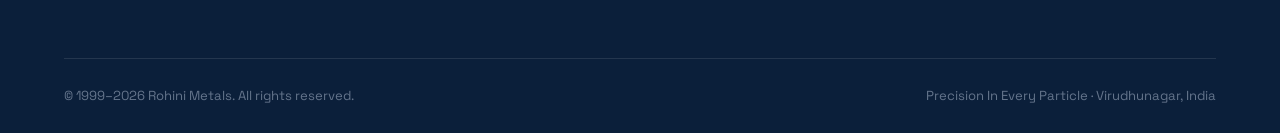
<file: products.html>
<!doctype html>
<html lang="en">
<head>
  <meta charset="utf-8">
  <meta name="viewport" content="width=device-width, initial-scale=1">
  <meta name="theme-color" content="#0B1F3A">
  <meta name="description" content="Explore Rohini Metals aluminium powder grades and technical specifications for AAC block, pyrotechnic and industrial applications.">
  <title>Products & Specifications | Rohini Metals</title>
  <link rel="preconnect" href="https://fonts.googleapis.com">
  <link rel="preconnect" href="https://fonts.gstatic.com" crossorigin>
  <link rel="stylesheet" href="app.css?v=3.3">
  <script src="app.js?v=3.3" defer></script>
</head>
<body data-page="products">
  <header id="site-header" class="site-header"></header>

  <main id="main-content">
    <!-- LARGE COLOURFUL PRODUCT HERO BANNER -->
    <section class="page-hero">
      <div class="wrap">
        <span class="eyebrow">Technical Product Catalogue</span>
        <h1>Aluminium powder, <span class="text-gradient-sunset">precisely specified.</span></h1>
        <p>Explore nine certified powder grades developed for AAC block aeration, specialized pyrotechnic formulations, and atomised industrial metallurgy. Certified technical parameters for every grade.</p>
      </div>
    </section>

    <!-- STICKY COLOURFUL CATEGORY SUBNAV -->
    <nav class="product-subnav" aria-label="Product categories">
      <a href="#aac">AAC Block Aluminium Powder</a>
      <a href="#pyro">Pyrotechnic Aluminium Powder</a>
      <a href="#industrial">Atomised Industrial Powder</a>
    </nav>

    <!-- PRODUCT CATALOGUE WITH DYNAMIC CATEGORY FILTER CHIPS -->
    <section class="section section-ivory section-tight">
      <div class="wrap">
        <div class="filter-row" role="group" aria-label="Filter product categories">
          <button class="filter-chip" type="button" data-filter="all" aria-pressed="true">All Grades</button>
          <button class="filter-chip" type="button" data-filter="aac" aria-pressed="false">AAC Block Range</button>
          <button class="filter-chip" type="button" data-filter="pyro" aria-pressed="false">Pyrotechnic Range</button>
          <button class="filter-chip" type="button" data-filter="industrial" aria-pressed="false">Industrial Metallurgy</button>
        </div>

        <div id="product-catalog"></div>

        <div class="note-box reveal">
          <h4>Verified Technical Compliance</h4>
          <p>All technical parameters listed above are reproduced directly from published factory batch analyses. For custom particle-size cuts, non-standard DEG solvent percentages, or batch certificates, please contact our technical sales desk.</p>
        </div>
      </div>
    </section>

    <!-- FULL-WIDTH DYNAMIC CTA BANNER -->
    <section class="cta-banner-wrap section-white">
      <div class="wrap">
        <div class="cta-banner reveal">
          <div>
            <span class="eyebrow">Direct Procurement</span>
            <h2>Need a customized particle distribution?</h2>
            <p>Our Virudhunagar plant can discuss tailored sieve mesh cuts, special packaging, and direct factory container dispatch.</p>
          </div>
          <a class="button" href="contact.html">Request Product Quote <span class="button-arrow" aria-hidden="true">→</span></a>
        </div>
      </div>
    </section>

    <!-- ENHANCED SPECIFICATION POPUP DIALOG -->
    <dialog class="spec-dialog" id="spec-dialog" aria-labelledby="dialog-title">
      <div class="dialog-head">
        <div class="dialog-content"></div>
        <button class="dialog-close" type="button" aria-label="Close specifications">×</button>
      </div>
      <div class="dialog-body">
        <p>Technical values are reproduced from published manufacturing data. For quotes, batch certificates, or custom particle specifications, contact our team.</p>
        <a class="button" href="contact.html">Make an enquiry <span class="button-arrow" aria-hidden="true">→</span></a>
      </div>
    </dialog>
  </main>

  <footer id="site-footer" class="site-footer"></footer>
  <button class="back-top" type="button" aria-label="Back to top">↑</button>
</body>
</html>
</file>
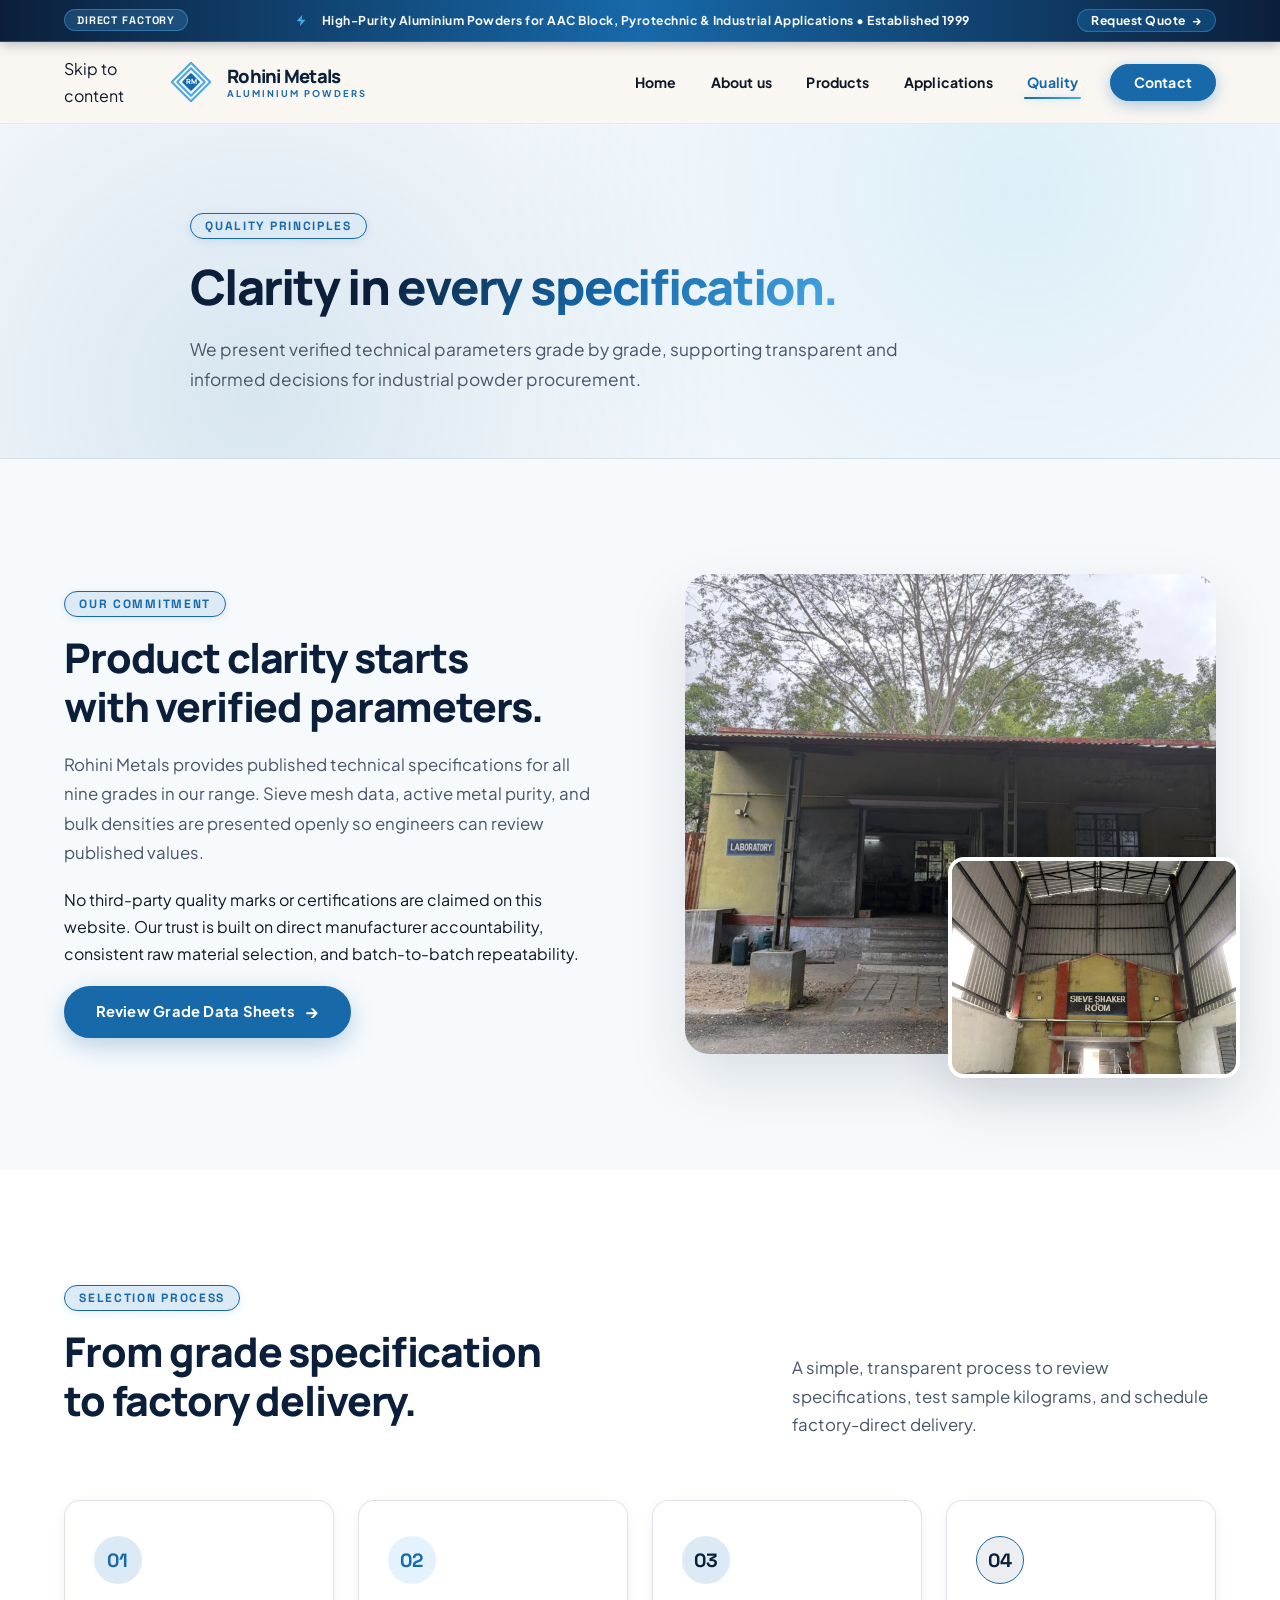
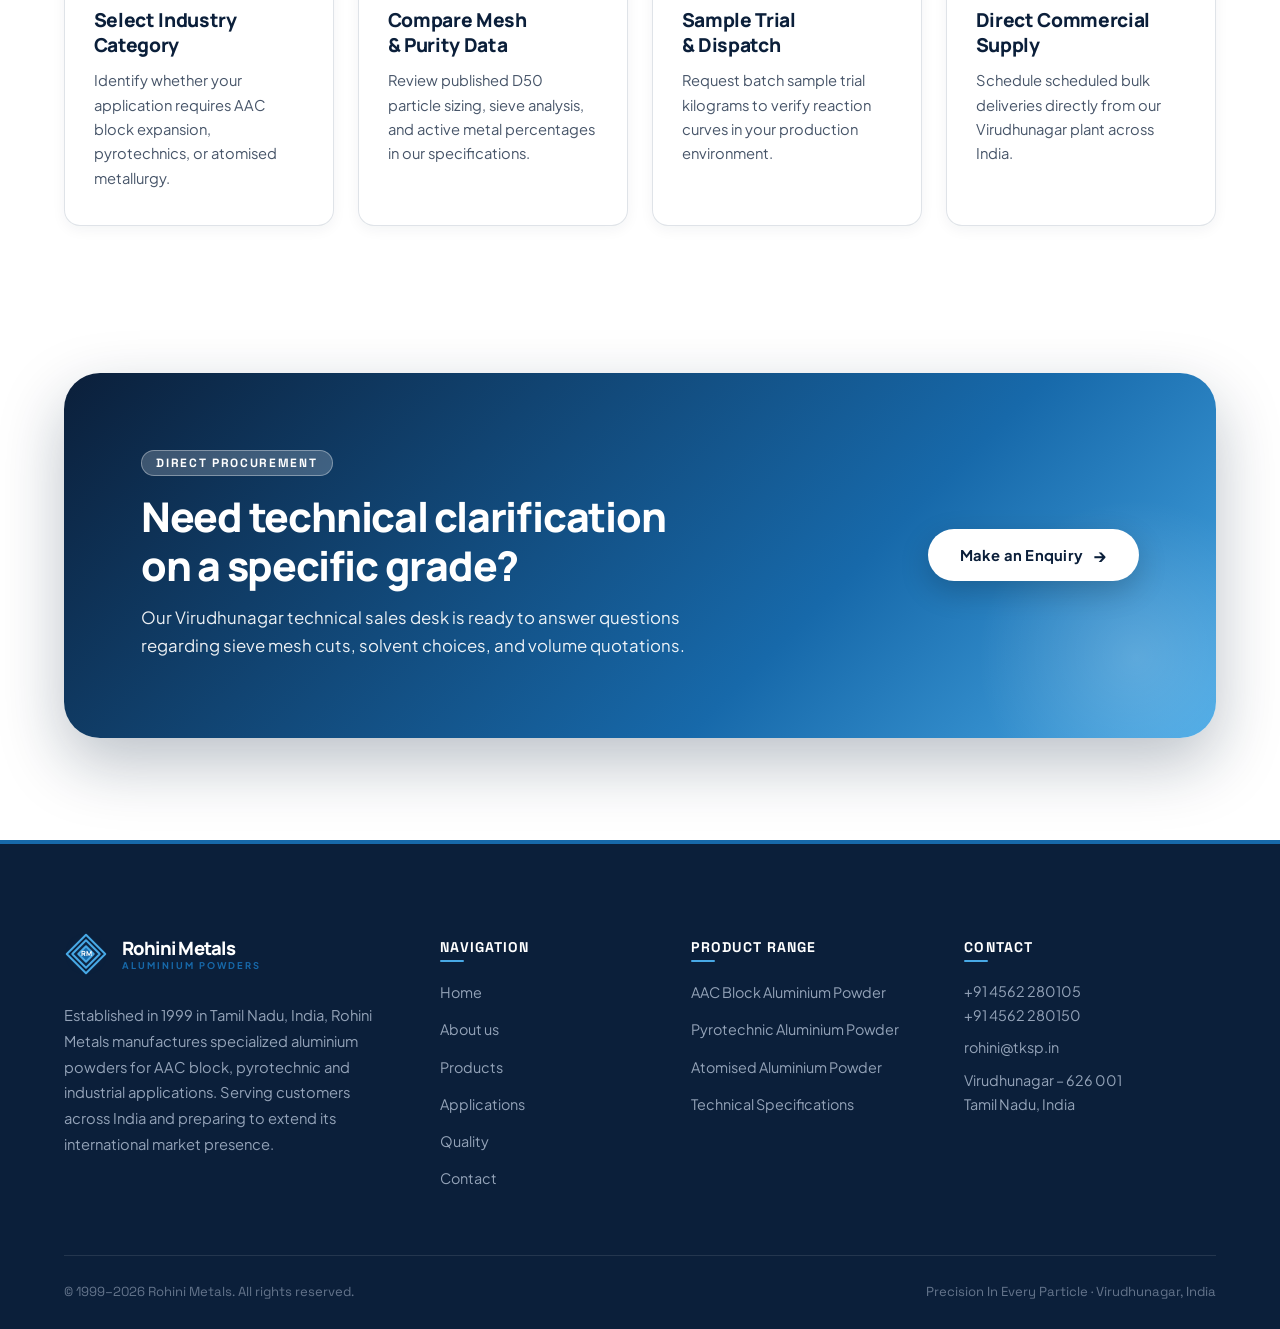
<file: quality.html>
<!doctype html>
<html lang="en">
<head>
  <meta charset="utf-8">
  <meta name="viewport" content="width=device-width, initial-scale=1">
  <meta name="theme-color" content="#0B1F3A">
  <meta name="description" content="Learn how Rohini Metals presents product specifications and quality information for its aluminium powder grades.">
  <title>Quality & Product Information | Rohini Metals</title>
  <link rel="preconnect" href="https://fonts.googleapis.com">
  <link rel="preconnect" href="https://fonts.gstatic.com" crossorigin>
  <link rel="stylesheet" href="app.css?v=3.3">
  <script src="app.js?v=3.3" defer></script>
</head>
<body data-page="quality">
  <header id="site-header" class="site-header"></header>

  <main id="main-content">
    <section class="page-hero">
      <div class="wrap">
        <span class="eyebrow">Quality Principles</span>
        <h1>Clarity in <span class="text-gradient-sunset">every specification.</span></h1>
        <p>We present verified technical parameters grade by grade, supporting transparent and informed decisions for industrial powder procurement.</p>
      </div>
    </section>

    <section class="section section-ivory">
      <div class="wrap split">
        <div class="split-copy reveal">
          <span class="eyebrow eyebrow-teal">Our Commitment</span>
          <h2>Product clarity starts with verified parameters.</h2>
          <p class="lead">Rohini Metals provides published technical specifications for all nine grades in our range. Sieve mesh data, active metal purity, and bulk densities are presented openly so engineers can review published values.</p>
          <p>No third-party quality marks or certifications are claimed on this website. Our trust is built on direct manufacturer accountability, consistent raw material selection, and batch-to-batch repeatability.</p>
          <a class="button button-blue" href="products.html">Review Grade Data Sheets <span class="button-arrow" aria-hidden="true">→</span></a>
        </div>

        <div class="split-media-layered reveal-slide-right reveal-delay-1">
          <div class="split-media-main">
            <img src="assets/images/quality-testing-laboratory.jpg" alt="Official Quality Testing Laboratory at Rohini Metals facility" loading="lazy">
          </div>
          <div class="split-media-accent">
            <img src="assets/images/sieve-shaker-room.jpg" alt="Sieve Shaker Room for particle size fractionation at Rohini Metals" loading="lazy">
          </div>
        </div>
      </div>
    </section>

    <!-- 3 STEP SELECTION PROCESS -->
    <section class="section section-white">
      <div class="wrap">
        <div class="section-heading reveal">
          <div>
            <span class="eyebrow eyebrow-blue">Selection Process</span>
            <h2>From grade specification to factory delivery.</h2>
          </div>
          <p class="lead">A simple, transparent process to review specifications, test sample kilograms, and schedule factory-direct delivery.</p>
        </div>

        <div class="process-grid">
          <div class="process-card reveal">
            <div class="process-card-step">01</div>
            <h3>Select Industry Category</h3>
            <p>Identify whether your application requires AAC block expansion, pyrotechnics, or atomised metallurgy.</p>
          </div>
          <div class="process-card reveal reveal-delay-1">
            <div class="process-card-step">02</div>
            <h3>Compare Mesh & Purity Data</h3>
            <p>Review published D50 particle sizing, sieve analysis, and active metal percentages in our specifications.</p>
          </div>
          <div class="process-card reveal reveal-delay-2">
            <div class="process-card-step">03</div>
            <h3>Sample Trial & Dispatch</h3>
            <p>Request batch sample trial kilograms to verify reaction curves in your production environment.</p>
          </div>
          <div class="process-card reveal reveal-delay-3">
            <div class="process-card-step">04</div>
            <h3>Direct Commercial Supply</h3>
            <p>Schedule scheduled bulk deliveries directly from our Virudhunagar plant across India.</p>
          </div>
        </div>
      </div>
    </section>

    <!-- FULL-WIDTH DYNAMIC CTA BANNER -->
    <section class="cta-banner-wrap section-white">
      <div class="wrap">
        <div class="cta-banner reveal">
          <div>
            <span class="eyebrow">Direct Procurement</span>
            <h2>Need technical clarification on a specific grade?</h2>
            <p>Our Virudhunagar technical sales desk is ready to answer questions regarding sieve mesh cuts, solvent choices, and volume quotations.</p>
          </div>
          <a class="button" href="contact.html">Make an Enquiry <span class="button-arrow" aria-hidden="true">→</span></a>
        </div>
      </div>
    </section>
  </main>

  <footer id="site-footer" class="site-footer"></footer>
  <button class="back-top" type="button" aria-label="Back to top">↑</button>
</body>
</html>
</file>
<file: app.css>
@import url("https://fonts.googleapis.com/css2?family=Plus+Jakarta+Sans:ital,wght@0,300;0,400;0,500;0,600;0,700;0,800;1,400;1,600&family=Manrope:wght@400;500;600;700;800&family=Space+Grotesk:wght@500;600;700&display=swap");

:root {
  color-scheme: light;

  /* ============================================================
     1. PREMIUM BLUE & SILVER COLOUR PALETTE
     ============================================================ */
  --deep-navy: #0B1F3A;
  --royal-blue: #1769AA;
  --sky-blue: #48A9E6;
  --ice-blue: #DCEAF5;
  --metallic-silver: #C0C8D2;
  --cool-white: #F7FAFC;
  --dark-text: #101828;

  /* Base & Structural Backgrounds */
  --bg-ivory: #F7FAFC;
  --bg-cream: #F7FAFC;
  --bg-warm-sand: #EDF4FA;
  --bg-ice-blue: #DCEAF5;
  --bg-mint-teal: #E8F2FA;
  --bg-soft-blue: #EDF5FC;
  --bg-white: #ffffff;
  --bg-charcoal: #0B1F3A;
  --bg-dark-slate: #0B1F3A;

  /* Primary Industrial Blue Tokens */
  --royal-blue: #1769AA;
  --royal-blue-hover: #0B1F3A;
  --royal-blue-glow: rgba(23, 105, 170, 0.32);
  --royal-blue-light: #DCEAF5;

  --electric-blue: #1769AA;
  --electric-blue-dark: #0B1F3A;
  --electric-blue-glow: rgba(23, 105, 170, 0.3);
  --electric-blue-light: #DCEAF5;

  --sky-blue: #48A9E6;
  --sky-blue-dark: #1769AA;
  --sky-blue-glow: rgba(72, 169, 230, 0.28);
  --sky-blue-light: #F0F6FC;

  --light-blue: #DCEAF5;
  --metallic-silver: #C0C8D2;
  --cool-white: #F7FAFC;
  --dark-text: #101828;

  --metallic-platinum: #E4E8ED;
  --charcoal-contrast: #0B1F3A;
  --ink-body: #101828;
  --ink-muted: #475569;
  --ink-subtle: #94A3B8;

  /* Borders & Dividers */
  --border-light: rgba(192, 200, 210, 0.5);
  --border-warm: #C0C8D2;
  --border-accent: rgba(23, 105, 170, 0.4);

  /* Premium Blue Gradients (Deep Navy -> Royal Blue -> Sky Blue) */
  --gradient-blue-heading: linear-gradient(135deg, #0B1F3A 0%, #1769AA 50%, #48A9E6 100%);
  --gradient-sunset: linear-gradient(135deg, #0B1F3A 0%, #1769AA 50%, #48A9E6 100%);
  --gradient-hero-title: linear-gradient(135deg, #0B1F3A 0%, #1769AA 50%, #48A9E6 100%);
  --gradient-card-aac: linear-gradient(180deg, #F7FAFC 0%, #EDF4FA 100%);
  --gradient-card-pyro: linear-gradient(180deg, #F7FAFC 0%, #E6F0F8 100%);
  --gradient-card-ind: linear-gradient(180deg, #F7FAFC 0%, #EBF3FA 100%);
  --gradient-cta: linear-gradient(135deg, #0B1F3A 0%, #1769AA 65%, #48A9E6 100%);
  --gradient-marquee: linear-gradient(90deg, #0B1F3A 0%, #1769AA 50%, #0B1F3A 100%);

  /* Typography */
  --font-body: "Plus Jakarta Sans", "Segoe UI", sans-serif;
  --font-display: "Manrope", "Segoe UI", sans-serif;
  --font-mono: "Space Grotesk", monospace;

  /* Spacing & Layout */
  --gutter: clamp(1.25rem, 5vw, 5.5rem);
  --content: 1320px;
  --announcement-height: 40px;
  --header-height: 82px;
  --radius-sm: 8px;
  --radius-md: 16px;
  --radius-lg: 24px;
  --radius-xl: 36px;
  --radius-pill: 9999px;

  /* Soft Shadows */
  --shadow-sm: 0 4px 14px rgba(11, 31, 58, 0.05);
  --shadow-md: 0 12px 32px rgba(11, 31, 58, 0.08);
  --shadow-lg: 0 24px 60px rgba(11, 31, 58, 0.12);
  --shadow-colorful-blue: 0 12px 28px rgba(23, 105, 170, 0.28);
  --shadow-colorful-blue: 0 14px 34px rgba(23, 105, 170, 0.28);
}

* {
  box-sizing: border-box;
}

html {
  scroll-behavior: smooth;
  scroll-padding-top: calc(var(--header-height) + var(--announcement-height) + 1.25rem);
}

body {
  margin: 0;
  background: var(--bg-ivory);
  color: var(--ink-body);
  font-family: var(--font-body);
  font-size: 16px;
  line-height: 1.7;
  -webkit-font-smoothing: antialiased;
  -moz-osx-font-smoothing: grayscale;
  overflow-x: hidden;
  position: relative;
}

body.menu-open {
  overflow: hidden;
}

img {
  display: block;
  max-width: 100%;
}

a {
  color: inherit;
  text-decoration: none;
  transition: color 0.2s ease;
}

button, input, textarea, select {
  font: inherit;
}

button, a {
  -webkit-tap-highlight-color: transparent;
}

::selection {
  color: #fff;
  background: var(--royal-blue);
}

/* ============================================================
   CINEMATIC LOADER (FIXED OVERLAY WITH AUTO-DISMISS)
   ============================================================ */
.site-loader {
  position: fixed;
  inset: 0;
  z-index: 99999;
  background: var(--bg-charcoal);
  display: flex;
  flex-direction: column;
  align-items: center;
  justify-content: center;
  color: #fff;
  transition: opacity 0.5s cubic-bezier(0.16, 1, 0.3, 1), visibility 0.5s ease;
  pointer-events: none;
  overflow: hidden;
}

.site-loader.loader-hidden {
  opacity: 0 !important;
  visibility: hidden !important;
  pointer-events: none !important;
  display: none !important;
}

.loader-canvas {
  position: absolute;
  inset: 0;
  width: 100%;
  height: 100%;
  pointer-events: none;
}

.loader-content {
  position: relative;
  z-index: 2;
  display: flex;
  flex-direction: column;
  align-items: center;
  text-align: center;
  padding: 2rem;
  max-width: 440px;
}

.loader-mark-wrap {
  position: relative;
  width: 64px;
  height: 64px;
  margin-bottom: 1.25rem;
}

.loader-mark {
  width: 100%;
  height: 100%;
  overflow: visible;
}

.loader-path {
  fill: none;
  stroke: var(--electric-blue);
  stroke-width: 1.8;
  stroke-dasharray: 120;
  stroke-dashoffset: 120;
  animation: loader-draw 1.2s cubic-bezier(0.4, 0, 0.2, 1) forwards;
}

.loader-path-inner {
  fill: none;
  stroke: #94a3b8;
  stroke-width: 1.5;
  stroke-dasharray: 100;
  stroke-dashoffset: 100;
  animation: loader-draw 1.2s 0.15s cubic-bezier(0.4, 0, 0.2, 1) forwards;
}

.loader-core {
  fill: var(--royal-blue);
  stroke: var(--sky-blue);
  transform-origin: center;
}

.loader-mark text {
  fill: #fff;
  font: 800 6px var(--font-display);
  text-anchor: middle;
}

@keyframes loader-draw {
  to {
    stroke-dashoffset: 0;
  }
}

.loader-title {
  font-family: var(--font-display);
  font-size: 1.25rem;
  font-weight: 800;
  letter-spacing: 0.18em;
  margin-bottom: 0.35rem;
  background: var(--gradient-sunset);
  -webkit-background-clip: text;
  -webkit-text-fill-color: transparent;
}

.loader-tagline {
  font-size: 0.72rem;
  font-weight: 600;
  letter-spacing: 0.22em;
  text-transform: uppercase;
  color: #94a3b8;
  margin-bottom: 1.5rem;
}

.loader-progress-wrap {
  width: 200px;
  display: flex;
  flex-direction: column;
  align-items: center;
  gap: 0.5rem;
}

.loader-bar {
  width: 100%;
  height: 3px;
  background: rgba(255, 255, 255, 0.15);
  border-radius: var(--radius-pill);
  overflow: hidden;
  position: relative;
}

.loader-bar-fill {
  position: absolute;
  top: 0;
  left: 0;
  height: 100%;
  width: 0%;
  background: linear-gradient(90deg, var(--deep-navy), var(--royal-blue), var(--sky-blue), var(--metallic-silver));
  box-shadow: 0 0 10px rgba(72, 169, 230, 0.7);
  transition: width 0.1s ease-out;
}

.loader-counter {
  font-family: var(--font-mono);
  font-size: 0.76rem;
  font-weight: 600;
  color: #cbd5e1;
}

/* ============================================================
   TOP ANNOUNCEMENT BAR (PREMIUM DEEP NAVY & ROYAL BLUE)
   ============================================================ */
.announcement-bar {
  background: linear-gradient(90deg, #0B1F3A 0%, #1769AA 50%, #0B1F3A 100%) !important;
  color: #F7FAFC;
  font-size: 0.76rem;
  font-weight: 700;
  letter-spacing: 0.04em;
  padding: 0.55rem var(--gutter);
  position: relative;
  z-index: 105;
  border-bottom: 1px solid rgba(72, 169, 230, 0.35);
  box-shadow: 0 2px 12px rgba(11, 31, 58, 0.3);
}

.announcement-inner {
  width: min(100%, var(--content));
  margin: auto;
  display: flex;
  align-items: center;
  justify-content: space-between;
  gap: 1.5rem;
}

.announcement-badge {
  background: rgba(72, 169, 230, 0.25) !important;
  border: 1px solid rgba(72, 169, 230, 0.45);
  color: #F7FAFC !important;
  backdrop-filter: blur(4px);
  padding: 0.28rem 0.75rem;
  border-radius: var(--radius-pill);
  font-size: 0.68rem;
  font-family: var(--font-mono);
  letter-spacing: 0.08em;
  text-transform: uppercase;
  display: inline-flex;
  align-items: center;
  justify-content: center;
  line-height: 1;
}

.announcement-text {
  flex-grow: 1;
  text-align: center;
  white-space: nowrap;
  overflow: hidden;
  text-overflow: ellipsis;
  color: #F7FAFC;
  display: flex;
  align-items: center;
  justify-content: center;
  gap: 0.5rem;
}

.announcement-link {
  display: inline-flex;
  align-items: center;
  justify-content: center;
  line-height: 1;
  gap: 0.4rem;
  color: #fff !important;
  background: rgba(23, 105, 170, 0.45) !important;
  border: 1px solid rgba(72, 169, 230, 0.4);
  padding: 0.28rem 0.85rem;
  border-radius: var(--radius-pill);
  transition: background 0.2s ease, transform 0.2s ease, border-color 0.2s ease;
  white-space: nowrap;
}

.announcement-link:hover {
  background: #1769AA !important;
  border-color: #48A9E6;
  transform: translateX(2px);
}

/* ============================================================
   PREMIUM NAVIGATION HEADER
   ============================================================ */
.site-header {
  position: sticky;
  top: 0;
  z-index: 100;
  height: var(--header-height);
  display: flex;
  align-items: center;
  padding: 0 var(--gutter);
  background: rgba(250, 247, 242, 0.95);
  border-bottom: 1px solid rgba(226, 232, 240, 0.9);
  backdrop-filter: blur(16px);
  -webkit-backdrop-filter: blur(16px);
  transition: height 0.3s ease, background 0.3s ease, box-shadow 0.3s ease;
}

.site-header.scrolled {
  height: 72px;
  background: rgba(255, 255, 255, 0.97);
  box-shadow: 0 8px 30px rgba(17, 24, 39, 0.06);
}

.header-inner {
  width: min(100%, var(--content));
  margin: auto;
  display: flex;
  align-items: center;
  justify-content: space-between;
  gap: 2rem;
}

.brand {
  display: inline-flex;
  align-items: center;
  gap: 0.85rem;
  flex-shrink: 0;
}

.brand-mark {
  width: 44px;
  height: 44px;
  overflow: visible;
  transition: transform 0.4s cubic-bezier(0.16, 1, 0.3, 1);
}

.brand:hover .brand-mark {
  transform: rotate(180deg) scale(1.08);
}

.brand-mark path {
  fill: none;
  stroke: var(--sky-blue);
  stroke-width: 1.8;
  stroke-linejoin: round;
}

.brand-mark .mark-core {
  fill: var(--royal-blue);
  stroke: var(--royal-blue);
  filter: drop-shadow(0 0 6px var(--sky-blue-glow));
}

.brand-mark text {
  fill: #fff;
  font: 800 6.5px var(--font-display);
  text-anchor: middle;
}

.brand-word {
  font: 800 1.15rem var(--font-display);
  letter-spacing: -0.04em;
  color: var(--charcoal-contrast);
  display: flex;
  flex-direction: column;
  justify-content: center;
  line-height: 1.15;
}

.brand-word span {
  display: block;
  margin-top: 0.15rem;
  font: 700 0.58rem var(--font-body);
  letter-spacing: 0.22em;
  text-transform: uppercase;
  color: var(--royal-blue);
  line-height: 1;
}

.main-nav {
  display: flex;
  align-items: center;
  gap: clamp(1rem, 2.2vw, 2.2rem);
}

.main-nav a {
  position: relative;
  display: inline-flex;
  align-items: center;
  font-size: 0.88rem;
  font-weight: 700;
  letter-spacing: 0.01em;
  color: var(--ink-body);
  padding: 0.5rem 0.2rem;
  line-height: 1;
  transition: color 0.25s ease;
}

.main-nav a:not(.nav-cta)::after {
  position: absolute;
  content: "";
  left: 0;
  bottom: -2px;
  width: 100%;
  height: 2.5px;
  background: linear-gradient(90deg, var(--royal-blue), var(--sky-blue));
  border-radius: var(--radius-pill);
  transform: scaleX(0);
  transform-origin: left;
  transition: transform 0.32s cubic-bezier(0.16, 1, 0.3, 1);
  box-shadow: 0 0 8px rgba(72, 169, 230, 0.5);
}

.main-nav a:hover,
.main-nav a[aria-current="page"] {
  color: #1769AA !important;
}

.main-nav a:hover::after,
.main-nav a[aria-current="page"]::after {
  transform: scaleX(1);
}

.main-nav .nav-cta {
  display: inline-flex;
  align-items: center;
  justify-content: center;
  padding: 0.65rem 1.45rem;
  color: #fff !important;
  background: #1769AA !important;
  border-radius: var(--radius-pill);
  font-weight: 700;
  line-height: 1;
  box-shadow: 0 4px 16px rgba(23, 105, 170, 0.35);
  border: 1.5px solid #1769AA;
  transition: all 0.25s ease;
}

.main-nav .nav-cta:hover {
  transform: translateY(-2px);
  background: #0B1F3A !important;
  border-color: #0B1F3A !important;
  box-shadow: 0 8px 24px rgba(11, 31, 58, 0.4);
}

.menu-toggle {
  display: none;
  width: 44px;
  height: 44px;
  border: 0;
  background: transparent;
  color: var(--charcoal-contrast);
  cursor: pointer;
}

.menu-toggle span {
  display: block;
  width: 24px;
  height: 2.5px;
  margin: 5px auto;
  background: currentColor;
  border-radius: 2px;
  transition: transform 0.3s ease;
}

.menu-toggle[aria-expanded="true"] span:first-child {
  transform: translateY(3.5px) rotate(45deg);
}

.menu-toggle[aria-expanded="true"] span:last-child {
  transform: translateY(-3.5px) rotate(-45deg);
}

/* ============================================================
   TYPOGRAPHY & GLOBAL STYLES
   ============================================================ */
main {
  min-height: 60vh;
}

.wrap {
  width: min(100% - var(--gutter) * 2, var(--content));
  margin-inline: auto;
}

.section {
  padding: clamp(5.5rem, 9vw, 8.5rem) 0;
  position: relative;
}

.section-tight {
  padding: clamp(3.5rem, 6vw, 5rem) 0;
}

/* Section Background Themes */
.section-ivory {
  background: var(--bg-ivory);
}

.section-white {
  background: var(--bg-white);
}

.section-cream {
  background: var(--bg-cream);
}

.section-ice-blue {
  background: var(--bg-ice-blue);
}

.section-mint {
  background: var(--bg-mint-teal);
}

.section-charcoal {
  background: var(--bg-charcoal);
  color: #fff;
}

.section-charcoal .lead {
  color: #cbd5e1;
}

.eyebrow {
  display: inline-flex;
  align-items: center;
  justify-content: flex-start;
  gap: 0.55rem;
  margin: 0 0 1rem;
  color: #1769AA !important;
  font-size: 0.75rem;
  font-family: var(--font-mono);
  font-weight: 700;
  letter-spacing: 0.14em;
  text-transform: uppercase;
  background: #DCEAF5 !important;
  padding: 0.38rem 0.9rem;
  border-radius: var(--radius-pill);
  border: 1.5px solid #1769AA !important;
  box-shadow: 0 2px 8px rgba(23, 105, 170, 0.12);
  line-height: 1;
  vertical-align: middle;
}

.eyebrow svg,
.eyebrow-icon {
  flex-shrink: 0;
  display: inline-block;
  vertical-align: middle;
}

.eyebrow-blue {
  color: #fff;
  background: var(--royal-blue);
  border-color: var(--royal-blue);
}

.eyebrow-teal {
  color: var(--deep-navy);
  background: var(--ice-blue);
  border-color: var(--sky-blue);
}

.section-charcoal .eyebrow {
  background: rgba(220, 234, 245, 0.15);
  color: var(--sky-blue);
  border-color: rgba(72, 169, 230, 0.35);
}

h1, h2, h3, h4, p {
  margin-top: 0;
}

h1, h2, h3, h4 {
  font-family: var(--font-display);
  text-wrap: balance;
  color: var(--charcoal-contrast);
}

h1 {
  font-size: clamp(2.25rem, 4.4vw, 4.25rem);
  font-weight: 800;
  line-height: 1.12;
  letter-spacing: -0.038em;
  margin-bottom: 1.25rem;
}

h2 {
  font-size: clamp(1.85rem, 3.2vw, 3rem);
  font-weight: 800;
  line-height: 1.2;
  letter-spacing: -0.028em;
  margin-bottom: 1.15rem;
}

.section-charcoal h1,
.section-charcoal h2,
.section-charcoal h3,
.section-charcoal h4 {
  color: #fff;
}

h3 {
  font-size: clamp(1.2rem, 1.8vw, 1.35rem);
  font-weight: 800;
  line-height: 1.32;
  letter-spacing: -0.018em;
  margin-bottom: 0.65rem;
}

h4 {
  font-size: 1.05rem;
  font-weight: 700;
  line-height: 1.4;
  letter-spacing: -0.01em;
  margin-bottom: 0.5rem;
}

p {
  margin-bottom: 1.15rem;
  line-height: 1.7;
}

p:last-child {
  margin-bottom: 0;
}

.lead {
  max-width: 65ch;
  color: var(--ink-muted);
  font-size: clamp(1.05rem, 1.25vw, 1.2rem);
  line-height: 1.75;
}

.section-heading {
  display: flex;
  align-items: flex-end;
  justify-content: space-between;
  gap: 3rem;
  margin-bottom: 3.5rem;
}

.section-heading > div {
  max-width: 680px;
  flex: 1 1 auto;
}

.section-heading .lead {
  max-width: 480px;
  flex: 0 1 480px;
  margin-bottom: 0.25rem;
  line-height: 1.7;
}

/* Gradient Text (Deep Navy -> Royal Blue -> Sky Blue) */
.text-gradient-sunset,
.text-gradient-blue {
  background: linear-gradient(135deg, #0B1F3A 0%, #1769AA 50%, #48A9E6 100%) !important;
  -webkit-background-clip: text !important;
  -webkit-text-fill-color: transparent !important;
  color: #1769AA;
  display: inline-block;
}

/* Action Buttons */
.button {
  position: relative;
  display: inline-flex;
  align-items: center;
  justify-content: center;
  text-align: center;
  gap: 0.65rem;
  min-height: 52px;
  padding: 0.85rem 1.85rem;
  border-radius: var(--radius-pill);
  background: var(--royal-blue);
  color: #fff;
  font-size: 0.92rem;
  font-weight: 700;
  letter-spacing: 0.015em;
  line-height: 1;
  cursor: pointer;
  border: 2px solid var(--royal-blue);
  box-shadow: 0 8px 24px rgba(23, 105, 170, 0.28);
  white-space: nowrap;
  vertical-align: middle;
  transition: transform 0.32s cubic-bezier(0.16, 1, 0.3, 1),
              box-shadow 0.32s ease,
              background 0.32s ease,
              border-color 0.32s ease;
}

.button:hover {
  transform: translateY(-3px);
  background: var(--deep-navy);
  border-color: var(--deep-navy);
  box-shadow: 0 16px 36px rgba(11, 31, 58, 0.36);
}

.button-blue {
  background: var(--royal-blue);
  border-color: var(--royal-blue);
  box-shadow: 0 8px 24px rgba(23, 105, 170, 0.28);
}

.button-blue:hover {
  background: var(--deep-navy);
  border-color: var(--deep-navy);
  box-shadow: 0 16px 36px rgba(11, 31, 58, 0.36);
}

.button-outline {
  background: var(--cool-white);
  color: var(--royal-blue);
  border: 2px solid var(--royal-blue);
  box-shadow: 0 4px 14px rgba(23, 105, 170, 0.08);
}

.button-outline:hover {
  background: var(--royal-blue);
  color: #fff;
  border-color: var(--royal-blue);
  box-shadow: 0 12px 28px rgba(23, 105, 170, 0.25);
}

.button-arrow {
  display: inline-flex;
  align-items: center;
  justify-content: center;
  font-size: 1.1rem;
  line-height: 1;
  transition: transform 0.25s ease;
}

.button:hover .button-arrow {
  transform: translateX(5px);
}

.text-link {
  display: inline-flex;
  align-items: center;
  gap: 0.65rem;
  color: var(--royal-blue);
  font-weight: 700;
  font-size: 0.92rem;
  transition: gap 0.2s ease, color 0.2s ease;
}

.text-link:hover {
  color: var(--deep-navy);
  gap: 0.9rem;
}

/* ============================================================
   HORIZONTAL MOVING TEXT BANNER (MARQUEE)
   ============================================================ */
.marquee-strip {
  background: var(--gradient-marquee);
  color: #fff;
  overflow: hidden;
  padding: 1.15rem 0;
  box-shadow: 0 10px 25px rgba(11, 31, 58, 0.18);
  border-top: 1px solid rgba(192, 200, 210, 0.25);
  border-bottom: 1px solid rgba(192, 200, 210, 0.25);
  position: relative;
  z-index: 5;
}

.marquee-track {
  display: flex;
  gap: 2.5rem;
  width: max-content;
  animation: marquee-scroll 24s linear infinite;
}

.marquee-track span {
  display: inline-flex;
  align-items: center;
  gap: 1.25rem;
  font-family: var(--font-display);
  font-size: 1.05rem;
  font-weight: 800;
  letter-spacing: 0.1em;
  text-transform: uppercase;
  color: var(--cool-white);
  white-space: nowrap;
}

.marquee-track span::after {
  content: "•";
  color: var(--sky-blue);
  font-size: 1.4rem;
  line-height: 0;
}

@keyframes marquee-scroll {
  from {
    transform: translateX(0);
  }
  to {
    transform: translateX(-50%);
  }
}

.marquee-strip:hover .marquee-track {
  animation-play-state: paused;
}

/* ============================================================
   2. HOME HERO SECTION – FULL-WIDTH CINEMATIC SLIDESHOW
   ============================================================ */
.hero.hero-cinematic {
  position: relative;
  min-height: min(920px, 94svh);
  height: 94svh;
  max-height: 960px;
  display: flex;
  align-items: center;
  padding: 0;
  background: var(--deep-navy);
  overflow: hidden;
  color: #fff;
}

.hero-particle-canvas {
  position: absolute;
  inset: 0;
  width: 100%;
  height: 100%;
  pointer-events: none;
  z-index: 4;
}

.hero-slides-wrapper {
  position: relative;
  width: 100%;
  height: 100%;
  overflow: hidden;
}

.hero-slide {
  position: absolute;
  inset: 0;
  width: 100%;
  height: 100%;
  opacity: 0;
  visibility: hidden;
  transform: scale(1.02);
  transition: opacity 1.1s cubic-bezier(0.25, 1, 0.5, 1), transform 1.2s cubic-bezier(0.25, 1, 0.5, 1), visibility 1.1s ease;
  z-index: 1;
}

.hero-slide.active {
  opacity: 1;
  visibility: visible;
  transform: scale(1);
  z-index: 2;
}

.hero-slide-bg {
  position: absolute;
  inset: 0;
  width: 100%;
  height: 100%;
  overflow: hidden;
}

.hero-slide-bg img {
  width: 100%;
  height: 100%;
  object-fit: cover;
  object-position: center;
  transform: scale(1.0);
  filter: brightness(0.88) contrast(1.06);
  will-change: transform;
}

.hero-slide.active .hero-slide-bg img {
  animation: heroKenBurns 10s ease-out forwards;
}

@keyframes heroKenBurns {
  0% {
    transform: scale(1.0) translate(0, 0);
  }
  50% {
    transform: scale(1.04) translate(-0.8%, -0.4%);
  }
  100% {
    transform: scale(1.07) translate(0.6%, 0.3%);
  }
}

.hero-slide-overlay {
  position: absolute;
  inset: 0;
  background:
    linear-gradient(90deg, rgba(11, 31, 58, 0.94) 0%, rgba(11, 31, 58, 0.82) 48%, rgba(23, 105, 170, 0.45) 85%, rgba(11, 31, 58, 0.7) 100%),
    linear-gradient(0deg, rgba(11, 31, 58, 0.95) 0%, rgba(11, 31, 58, 0.25) 40%, transparent 70%);
  pointer-events: none;
}

.hero-slide-wrap {
  position: relative;
  z-index: 3;
  height: 100%;
  display: flex;
  align-items: center;
  justify-content: flex-start;
  padding: clamp(5rem, 8vh, 6.5rem) 0 clamp(5.5rem, 9vh, 7rem);
}

.hero-slide-content {
  max-width: 800px;
  text-align: left;
}

.eyebrow-glass {
  background: rgba(23, 105, 170, 0.32) !important;
  border: 1.5px solid rgba(72, 169, 230, 0.45) !important;
  color: #F7FAFC !important;
  backdrop-filter: blur(8px);
  -webkit-backdrop-filter: blur(8px);
  padding: 0.42rem 1rem;
  border-radius: var(--radius-pill);
  font-size: 0.75rem;
  font-family: var(--font-mono);
  font-weight: 700;
  letter-spacing: 0.12em;
  text-transform: uppercase;
  display: inline-flex;
  align-items: center;
  gap: 0.55rem;
  margin-bottom: 1.35rem;
  line-height: 1;
  vertical-align: middle;
  box-shadow: 0 4px 16px rgba(11, 31, 58, 0.4);
}

.eyebrow-glass svg {
  flex-shrink: 0;
}

.hero-slide-title {
  font-size: clamp(2.4rem, 4.4vw, 4.4rem);
  font-family: var(--font-display);
  font-weight: 800;
  line-height: 1.1;
  letter-spacing: -0.038em;
  color: #FFFFFF;
  margin-top: 0;
  margin-bottom: 1.25rem;
  text-shadow: 0 2px 14px rgba(7, 21, 38, 0.65);
  text-wrap: balance;
}

.hero-slide-desc {
  font-size: clamp(1.05rem, 1.35vw, 1.25rem);
  line-height: 1.75;
  color: #DCEAF5;
  margin-top: 0;
  margin-bottom: 2.25rem;
  max-width: 640px;
  text-shadow: 0 1px 4px rgba(0, 0, 0, 0.4);
}

.hero-slide-actions {
  display: flex;
  flex-wrap: wrap;
  gap: 1.15rem;
  align-items: center;
}

.button-glow {
  background: linear-gradient(135deg, #1769AA 0%, #48A9E6 100%) !important;
  color: #FFFFFF !important;
  border: 1px solid rgba(220, 234, 245, 0.4);
  box-shadow: 0 6px 24px rgba(72, 169, 230, 0.45);
  font-weight: 700;
  min-height: 52px;
  padding: 0.85rem 1.85rem;
}

.button-glow:hover {
  background: linear-gradient(135deg, #48A9E6 0%, #1769AA 100%) !important;
  box-shadow: 0 8px 30px rgba(72, 169, 230, 0.65);
  transform: translateY(-2px);
}

.button-glass {
  background: rgba(255, 255, 255, 0.12) !important;
  color: #FFFFFF !important;
  backdrop-filter: blur(8px);
  -webkit-backdrop-filter: blur(8px);
  border: 1.5px solid rgba(220, 234, 245, 0.35) !important;
  font-weight: 600;
  min-height: 52px;
  padding: 0.85rem 1.85rem;
}

.button-glass:hover {
  background: rgba(255, 255, 255, 0.22) !important;
  border-color: #FFFFFF !important;
  transform: translateY(-2px);
}

/* Staggered Cinematic Text Animations: Heading first, followed by description and CTA */
.hero-slide.active .eyebrow-glass {
  animation: heroFadeSlideDown 0.75s cubic-bezier(0.16, 1, 0.3, 1) 0.05s both;
}

.hero-slide.active .hero-slide-title {
  animation: heroFadeSlideUp 0.85s cubic-bezier(0.16, 1, 0.3, 1) 0.18s both;
}

.hero-slide.active .hero-slide-desc {
  animation: heroFadeSlideUp 0.85s cubic-bezier(0.16, 1, 0.3, 1) 0.35s both;
}

.hero-slide.active .hero-slide-actions {
  animation: heroFadeSlideUp 0.85s cubic-bezier(0.16, 1, 0.3, 1) 0.52s both;
}

@keyframes heroFadeSlideDown {
  from {
    opacity: 0;
    transform: translateY(-20px);
  }
  to {
    opacity: 1;
    transform: translateY(0);
  }
}

@keyframes heroFadeSlideUp {
  from {
    opacity: 0;
    transform: translateY(30px);
  }
  to {
    opacity: 1;
    transform: translateY(0);
  }
}

/* Floating Navigation Arrows */
.hero-nav-arrow {
  position: absolute;
  top: 50%;
  transform: translateY(-50%);
  width: 50px;
  height: 50px;
  border-radius: 50%;
  background: rgba(11, 31, 58, 0.55);
  border: 1.5px solid rgba(72, 169, 230, 0.35);
  color: #FFFFFF;
  display: flex;
  align-items: center;
  justify-content: center;
  cursor: pointer;
  z-index: 10;
  backdrop-filter: blur(8px);
  -webkit-backdrop-filter: blur(8px);
  transition: all 0.25s cubic-bezier(0.16, 1, 0.3, 1);
  box-shadow: 0 4px 20px rgba(0, 0, 0, 0.3);
}

.hero-nav-prev {
  left: clamp(14px, 3vw, 40px);
}

.hero-nav-next {
  right: clamp(14px, 3vw, 40px);
}

.hero-nav-arrow:hover {
  background: var(--royal-blue);
  border-color: var(--sky-blue);
  color: #FFFFFF;
  transform: translateY(-50%) scale(1.08);
  box-shadow: 0 0 20px rgba(72, 169, 230, 0.55);
}

/* Small, Elegant Minimalist Indicators */
.hero-indicators {
  position: absolute;
  bottom: 2.2rem;
  left: 50%;
  transform: translateX(-50%);
  display: flex;
  align-items: center;
  gap: 0.65rem;
  z-index: 10;
  padding: 0.4rem 0.8rem;
  background: rgba(11, 31, 58, 0.55);
  border: 1px solid rgba(72, 169, 230, 0.25);
  border-radius: var(--radius-pill);
  backdrop-filter: blur(8px);
  -webkit-backdrop-filter: blur(8px);
}

.hero-indicator {
  width: 8px;
  height: 8px;
  border-radius: var(--radius-pill);
  background: rgba(255, 255, 255, 0.35);
  border: none;
  padding: 0;
  cursor: pointer;
  transition: all 0.35s cubic-bezier(0.16, 1, 0.3, 1);
}

.hero-indicator:hover {
  background: rgba(255, 255, 255, 0.75);
  transform: scale(1.2);
}

.hero-indicator.active {
  width: 28px;
  background: linear-gradient(90deg, #1769AA, #48A9E6);
  box-shadow: 0 0 10px rgba(72, 169, 230, 0.75);
}

/* Page Hero for secondary pages */
.page-hero {
  position: relative;
  padding: clamp(4.5rem, 7vw, 6.5rem) 0 clamp(3.5rem, 5vw, 5rem);
  background:
    radial-gradient(circle at 80% 20%, rgba(72, 169, 230, 0.15) 0%, transparent 50%),
    radial-gradient(circle at 20% 80%, rgba(23, 105, 170, 0.14) 0%, transparent 45%),
    var(--cool-white);
  border-bottom: 1px solid var(--border-light);
}

.page-hero .wrap {
  position: relative;
  z-index: 2;
  max-width: 900px;
  text-align: left;
}

.page-hero .eyebrow {
  margin-bottom: 1.25rem;
}

.page-hero h1 {
  font-size: clamp(2.2rem, 3.8vw, 3.4rem);
  line-height: 1.15;
  letter-spacing: -0.035em;
  max-width: 860px;
  margin-bottom: 1.15rem;
  text-wrap: balance;
}

.page-hero p:last-child {
  font-size: clamp(1.05rem, 1.35vw, 1.2rem);
  color: var(--ink-muted);
  line-height: 1.75;
  max-width: 720px;
  margin: 0;
}

/* ============================================================
   STATS COUNTERS SECTION
   ============================================================ */
.stats-banner {
  background: #fff;
  border-radius: var(--radius-lg);
  padding: 2.5rem 3rem;
  box-shadow: var(--shadow-md);
  border: 1px solid var(--border-light);
  display: grid;
  grid-template-columns: repeat(4, 1fr);
  gap: 2rem;
  margin-top: 3.5rem;
}

.stat-box {
  display: flex;
  flex-direction: column;
  justify-content: center;
  border-left: 3px solid var(--royal-blue);
  padding-left: 1.5rem;
}

.stat-box:nth-child(2) {
  border-color: var(--sky-blue);
}

.stat-box:nth-child(3) {
  border-color: var(--deep-navy);
}

.stat-box:nth-child(4) {
  border-color: var(--metallic-silver);
}

.stat-number {
  font: 800 clamp(2.4rem, 4.2vw, 3.5rem)/1.05 var(--font-display);
  letter-spacing: -0.05em;
  color: var(--charcoal-contrast);
  margin-bottom: 0.35rem;
}

.stat-box:nth-child(1) .stat-number {
  color: var(--royal-blue);
}

.stat-box:nth-child(2) .stat-number {
  color: var(--sky-blue);
}

.stat-box:nth-child(3) .stat-number {
  color: var(--deep-navy);
}

.stat-box:nth-child(4) .stat-number {
  color: var(--royal-blue);
}

.stat-label {
  font-size: 0.85rem;
  font-weight: 700;
  color: var(--ink-muted);
  text-transform: uppercase;
  letter-spacing: 0.06em;
  line-height: 1.4;
}

/* ============================================================
   CREATIVE COMPANY INTRODUCTION SPLIT
   ============================================================ */
.split {
  display: grid;
  grid-template-columns: 1fr 1fr;
  align-items: center;
  gap: clamp(3rem, 7vw, 7rem);
}

.split-media-layered {
  position: relative;
}

.split-media-main {
  border-radius: var(--radius-lg);
  overflow: hidden;
  box-shadow: var(--shadow-lg);
  min-height: 480px;
}

.split-media-main img {
  width: 100%;
  height: 100%;
  min-height: 480px;
  object-fit: cover;
}

.split-media-accent {
  position: absolute;
  right: -24px;
  bottom: -24px;
  width: 55%;
  border-radius: var(--radius-md);
  overflow: hidden;
  box-shadow: var(--shadow-lg);
  border: 4px solid #fff;
}

.number-cards {
  display: grid;
  gap: 1.15rem;
  margin: 2.2rem 0 2.5rem;
}

.number-card {
  display: grid;
  grid-template-columns: 52px 1fr;
  align-items: start;
  gap: 1.25rem;
  padding: 1.35rem 1.6rem;
  background: #fff;
  border-radius: var(--radius-md);
  box-shadow: var(--shadow-sm);
  border: 1px solid var(--border-light);
  transition: transform 0.25s ease, box-shadow 0.25s ease, border-color 0.25s ease;
}

.number-card:hover {
  transform: translateX(6px);
  border-color: var(--royal-blue);
  box-shadow: var(--shadow-md);
}

.number-card .card-num {
  width: 48px;
  height: 48px;
  border-radius: var(--radius-sm);
  background: var(--ice-blue);
  color: var(--royal-blue);
  font: 800 1.15rem var(--font-mono);
  display: flex;
  align-items: center;
  justify-content: center;
  flex-shrink: 0;
}

.number-card:nth-child(2) .card-num {
  background: var(--electric-blue-light);
  color: var(--electric-blue);
}

.number-card:nth-child(3) .card-num {
  background: var(--ice-blue);
  color: var(--deep-navy);
}

.number-card h3 {
  font-size: 1.15rem;
  margin-top: 0;
  margin-bottom: 0.35rem;
  line-height: 1.3;
}

.number-card p {
  font-size: 0.92rem;
  color: var(--ink-muted);
  line-height: 1.6;
  margin: 0;
}

/* ============================================================
   FACILITY & INFRASTRUCTURE CINEMATIC SHOWCASE (FULL-SCREEN SLIDESHOW)
   ============================================================ */
.facility-showcase-section {
  background: #0B1F3A !important;
  color: #F7FAFC;
  padding: clamp(5rem, 8vw, 7.5rem) 0;
  position: relative;
  overflow: hidden;
}

.facility-showcase-section::before {
  content: "";
  position: absolute;
  top: -150px;
  right: -150px;
  width: 500px;
  height: 500px;
  background: radial-gradient(circle, rgba(23, 105, 170, 0.22) 0%, transparent 70%);
  pointer-events: none;
}

.facility-viewer {
  background: #071526;
  border-radius: var(--radius-lg);
  border: 1px solid rgba(72, 169, 230, 0.3);
  box-shadow: 0 25px 60px rgba(5, 14, 26, 0.6);
  overflow: hidden;
  position: relative;
  transition: all 0.3s ease;
}

.facility-viewport {
  position: relative;
  width: 100%;
  height: clamp(380px, 58vh, 620px);
  background: #000;
  overflow: hidden;
}

.facility-slides-track {
  position: absolute;
  inset: 0;
  width: 100%;
  height: 100%;
}

.facility-slide {
  position: absolute;
  inset: 0;
  width: 100%;
  height: 100%;
  opacity: 0;
  visibility: hidden;
  transition: opacity 0.65s cubic-bezier(0.25, 1, 0.5, 1), transform 0.65s cubic-bezier(0.25, 1, 0.5, 1);
  transform: scale(1.02);
  z-index: 1;
}

.facility-slide.active {
  opacity: 1;
  visibility: visible;
  transform: scale(1);
  z-index: 2;
}

.facility-slide img {
  width: 100%;
  height: 100%;
  object-fit: cover;
  object-position: center;
  transition: transform 6s ease-out;
}

.facility-slide.active img {
  transform: scale(1.04);
}

.facility-slide-gradient {
  position: absolute;
  inset: 0;
  background:
    linear-gradient(180deg, rgba(7, 21, 38, 0.65) 0%, transparent 25%, transparent 65%, rgba(7, 21, 38, 0.88) 100%),
    linear-gradient(90deg, rgba(7, 21, 38, 0.4) 0%, transparent 20%, transparent 80%, rgba(7, 21, 38, 0.4) 100%);
  pointer-events: none;
}

/* Overlaid Viewport Badges */
.facility-overlay-badges {
  position: absolute;
  top: 1.5rem;
  left: 1.5rem;
  z-index: 5;
  display: flex;
  align-items: center;
  gap: 0.65rem;
}

.facility-tag-pill {
  background: rgba(23, 105, 170, 0.75);
  border: 1px solid rgba(72, 169, 230, 0.5);
  color: #FFFFFF;
  backdrop-filter: blur(8px);
  -webkit-backdrop-filter: blur(8px);
  padding: 0.35rem 0.85rem;
  border-radius: var(--radius-pill);
  font-size: 0.76rem;
  font-family: var(--font-mono);
  font-weight: 700;
  letter-spacing: 0.08em;
  text-transform: uppercase;
}

.facility-counter-badge {
  background: rgba(11, 31, 58, 0.85);
  border: 1px solid rgba(192, 200, 210, 0.35);
  color: #C0C8D2;
  backdrop-filter: blur(8px);
  -webkit-backdrop-filter: blur(8px);
  padding: 0.35rem 0.85rem;
  border-radius: var(--radius-pill);
  font-size: 0.76rem;
  font-family: var(--font-mono);
  font-weight: 700;
}

/* Full Screen Button */
.facility-action-btn.facility-fs-btn {
  position: absolute;
  top: 1.5rem;
  right: 1.5rem;
  z-index: 5;
  background: rgba(11, 31, 58, 0.75);
  border: 1px solid rgba(72, 169, 230, 0.4);
  color: #FFFFFF;
  backdrop-filter: blur(8px);
  -webkit-backdrop-filter: blur(8px);
  padding: 0.45rem 0.95rem;
  border-radius: var(--radius-pill);
  font-size: 0.8rem;
  font-weight: 600;
  display: inline-flex;
  align-items: center;
  gap: 0.45rem;
  cursor: pointer;
  transition: all 0.2s ease;
  box-shadow: 0 4px 14px rgba(0, 0, 0, 0.3);
}

.facility-action-btn.facility-fs-btn:hover {
  background: var(--royal-blue);
  border-color: var(--sky-blue);
  transform: translateY(-1px);
}

/* Facility Navigation Arrows */
.facility-nav-arrow {
  position: absolute;
  top: 50%;
  transform: translateY(-50%);
  width: 48px;
  height: 48px;
  border-radius: 50%;
  background: rgba(11, 31, 58, 0.7);
  border: 1.5px solid rgba(72, 169, 230, 0.4);
  color: #FFFFFF;
  display: flex;
  align-items: center;
  justify-content: center;
  cursor: pointer;
  z-index: 5;
  backdrop-filter: blur(8px);
  -webkit-backdrop-filter: blur(8px);
  transition: all 0.25s cubic-bezier(0.16, 1, 0.3, 1);
}

.facility-prev-arrow {
  left: 1.25rem;
}

.facility-next-arrow {
  right: 1.25rem;
}

.facility-nav-arrow:hover {
  background: var(--royal-blue);
  border-color: var(--sky-blue);
  transform: translateY(-50%) scale(1.1);
  box-shadow: 0 0 20px rgba(72, 169, 230, 0.5);
}

/* Facility Captions Bar */
.facility-caption-bar {
  background: rgba(11, 31, 58, 0.96);
  border-top: 1px solid rgba(72, 169, 230, 0.25);
  padding: 1.5rem 2.2rem;
}

.facility-caption-copy {
  max-width: 1000px;
}

.facility-caption-copy h3 {
  font-family: var(--font-display);
  font-size: 1.35rem;
  font-weight: 800;
  color: #FFFFFF;
  margin-bottom: 0.35rem;
  letter-spacing: -0.02em;
}

.facility-caption-copy p {
  color: #C0C8D2;
  font-size: 0.95rem;
  line-height: 1.6;
  margin: 0;
}

/* Interactive Thumbnails Scroll Strip */
.facility-thumbs-scroll {
  background: #06111f;
  border-top: 1px solid rgba(192, 200, 210, 0.12);
  padding: 1rem 1.5rem;
  display: flex;
  gap: 0.85rem;
  overflow-x: auto;
  scrollbar-width: thin;
  scrollbar-color: var(--royal-blue) #06111f;
}

.facility-thumbs-scroll::-webkit-scrollbar {
  height: 6px;
}

.facility-thumbs-scroll::-webkit-scrollbar-track {
  background: #06111f;
}

.facility-thumbs-scroll::-webkit-scrollbar-thumb {
  background: var(--royal-blue);
  border-radius: 4px;
}

.facility-thumb {
  flex: 0 0 115px;
  height: 72px;
  border-radius: 6px;
  overflow: hidden;
  position: relative;
  background: #000;
  border: 2px solid transparent;
  padding: 0;
  cursor: pointer;
  opacity: 0.5;
  transition: all 0.25s ease;
}

.facility-thumb img {
  width: 100%;
  height: 100%;
  object-fit: cover;
  transition: transform 0.3s ease;
}

.facility-thumb .thumb-label {
  position: absolute;
  bottom: 0;
  left: 0;
  right: 0;
  background: rgba(11, 31, 58, 0.85);
  color: #FFFFFF;
  font-size: 0.65rem;
  font-weight: 700;
  padding: 2px 4px;
  text-align: center;
  white-space: nowrap;
  overflow: hidden;
  text-overflow: ellipsis;
}

.facility-thumb:hover {
  opacity: 0.85;
  transform: translateY(-2px);
}

.facility-thumb.active {
  opacity: 1;
  border-color: #48A9E6;
  box-shadow: 0 0 15px rgba(72, 169, 230, 0.65);
  transform: translateY(-2px);
}

/* Fullscreen Mode for Facility Viewer */
.facility-viewer.is-fullscreen {
  position: fixed !important;
  inset: 0 !important;
  width: 100vw !important;
  height: 100vh !important;
  z-index: 999999 !important;
  border-radius: 0 !important;
  border: none !important;
  display: flex !important;
  flex-direction: column !important;
  background: #040c17 !important;
}

.facility-viewer.is-fullscreen .facility-viewport {
  flex: 1 1 auto;
  height: auto;
  max-height: none;
}

/* ============================================================
   FACILITY GRID GALLERY (ABOUT PAGE & PRODUCTION CAMPUS)
   ============================================================ */
.facility-grid-gallery {
  display: grid;
  grid-template-columns: repeat(3, 1fr);
  gap: 1.8rem;
  margin-top: 1rem;
}

.facility-grid-card {
  background: #fff;
  border-radius: var(--radius-lg);
  overflow: hidden;
  box-shadow: var(--shadow-sm);
  border: 1px solid var(--border-light);
  display: flex;
  flex-direction: column;
  height: 100%;
  transition: transform 0.3s ease, box-shadow 0.3s ease;
}

.facility-grid-card:hover {
  transform: translateY(-5px);
  box-shadow: var(--shadow-md);
}

.facility-grid-img {
  position: relative;
  height: 220px;
  overflow: hidden;
  background: var(--deep-navy);
}

.facility-grid-img img {
  width: 100%;
  height: 100%;
  object-fit: cover;
  transition: transform 0.5s ease;
}

.facility-grid-card:hover .facility-grid-img img {
  transform: scale(1.05);
}

.facility-grid-tag {
  position: absolute;
  top: 1rem;
  left: 1rem;
  background: rgba(11, 31, 58, 0.85);
  color: #F7FAFC;
  border: 1px solid rgba(72, 169, 230, 0.4);
  font-size: 0.72rem;
  font-family: var(--font-mono);
  font-weight: 700;
  padding: 0.35rem 0.8rem;
  border-radius: var(--radius-pill);
  line-height: 1;
  backdrop-filter: blur(4px);
  -webkit-backdrop-filter: blur(4px);
}

.facility-grid-body {
  padding: 1.6rem;
  display: flex;
  flex-direction: column;
  flex-grow: 1;
}

.facility-grid-body h3 {
  font-size: 1.15rem;
  font-weight: 800;
  line-height: 1.3;
  margin-top: 0;
  margin-bottom: 0.5rem;
  color: var(--charcoal-contrast);
}

.facility-grid-body p {
  font-size: 0.92rem;
  color: var(--ink-muted);
  line-height: 1.65;
  margin: 0;
  flex-grow: 1;
}

/* ============================================================
   PRODUCT SHOWCASE CARDS (COLOUR-CODED)
   ============================================================ */
.category-grid {
  display: grid;
  grid-template-columns: repeat(3, 1fr);
  gap: 1.8rem;
}

.category-card {
  position: relative;
  background: #fff;
  border-radius: var(--radius-lg);
  overflow: hidden;
  box-shadow: var(--shadow-md);
  border: 1px solid var(--border-light);
  display: flex;
  flex-direction: column;
  height: 100%;
  transition: transform 0.4s cubic-bezier(0.16, 1, 0.3, 1), box-shadow 0.4s ease;
}

.category-card:hover {
  transform: translateY(-8px);
  box-shadow: var(--shadow-lg);
}

.category-card-img {
  position: relative;
  min-height: 240px;
  height: 240px;
  overflow: hidden;
  background: var(--bg-charcoal);
  border-radius: var(--radius-lg) var(--radius-lg) 0 0;
}

.category-card-img img {
  width: 100%;
  height: 100%;
  min-height: 240px;
  object-fit: cover;
  object-position: center;
  transition: transform 0.75s cubic-bezier(0.16, 1, 0.3, 1);
  display: block;
}

.category-card-img::after {
  content: "";
  position: absolute;
  inset: 0;
  background: linear-gradient(180deg, rgba(15, 23, 42, 0.08) 0%, rgba(15, 23, 42, 0.35) 50%, rgba(15, 23, 42, 0.85) 100%);
  pointer-events: none;
  z-index: 1;
}

.category-card:hover .category-card-img img {
  transform: scale(1.08);
}

.category-tag {
  position: absolute;
  top: 1.25rem;
  left: 1.25rem;
  z-index: 2;
  padding: 0.42rem 1rem;
  border-radius: var(--radius-pill);
  font: 700 0.74rem var(--font-mono);
  letter-spacing: 0.08em;
  text-transform: uppercase;
  color: #fff;
  line-height: 1;
  box-shadow: 0 4px 12px rgba(0, 0, 0, 0.25);
}

.category-card-aac .category-tag {
  background: linear-gradient(135deg, var(--royal-blue) 0%, var(--sky-blue) 100%);
}

.category-card-pyro .category-tag {
  background: linear-gradient(135deg, var(--deep-navy) 0%, var(--royal-blue) 100%);
}

.category-card-ind .category-tag {
  background: linear-gradient(135deg, #1e3a5f 0%, var(--royal-blue) 100%);
}

.category-card-body {
  padding: 2rem;
  display: flex;
  flex-direction: column;
  flex-grow: 1;
}

.category-card h3 {
  font-size: 1.45rem;
  font-weight: 800;
  line-height: 1.25;
  margin-top: 0;
  margin-bottom: 0.65rem;
  color: var(--charcoal-contrast);
  text-wrap: balance;
}

.category-card p {
  color: var(--ink-muted);
  font-size: 0.94rem;
  line-height: 1.65;
  margin-top: 0;
  margin-bottom: 1.75rem;
  flex-grow: 1;
}

.category-card .button {
  align-self: flex-start;
  margin-top: auto;
}

/* ============================================================
   MANUFACTURING PROCESS FLOW SECTION (NEW!)
   ============================================================ */
.process-grid {
  display: grid;
  grid-template-columns: repeat(4, 1fr);
  gap: 1.5rem;
}

.process-card {
  background: #fff;
  padding: 2.2rem 1.8rem;
  border-radius: var(--radius-md);
  border: 1px solid var(--border-light);
  box-shadow: var(--shadow-sm);
  position: relative;
  display: flex;
  flex-direction: column;
  height: 100%;
  transition: transform 0.3s ease, box-shadow 0.3s ease, border-color 0.3s ease;
}

.process-card:hover {
  transform: translateY(-6px);
  border-color: var(--royal-blue);
  box-shadow: 0 14px 30px rgba(23, 105, 170, 0.12);
}

.process-card-step {
  width: 48px;
  height: 48px;
  border-radius: var(--radius-pill);
  background: var(--ice-blue);
  color: var(--royal-blue);
  font: 800 1.2rem var(--font-mono);
  display: flex;
  align-items: center;
  justify-content: center;
  margin-bottom: 1.5rem;
  flex-shrink: 0;
}

.process-card:nth-child(2) .process-card-step {
  background: rgba(72, 169, 230, 0.15);
  color: var(--royal-blue);
}

.process-card:nth-child(3) .process-card-step {
  background: var(--ice-blue);
  color: var(--deep-navy);
}

.process-card:nth-child(4) .process-card-step {
  background: var(--cool-white);
  color: var(--royal-blue);
  border: 1.5px solid var(--royal-blue);
}

.process-card h3 {
  font-size: 1.2rem;
  font-weight: 800;
  line-height: 1.3;
  margin-top: 0;
  margin-bottom: 0.65rem;
  color: var(--charcoal-contrast);
  text-wrap: balance;
}

.process-card p {
  font-size: 0.92rem;
  color: var(--ink-muted);
  line-height: 1.65;
  margin: 0;
  flex-grow: 1;
}

.process-card:nth-child(4) .process-card-step {
  background: rgba(192, 200, 210, 0.3);
  color: var(--deep-navy);
}

/* ============================================================
   WHY CHOOSE ROHINI METALS SECTION
   ============================================================ */
.feature-cards-grid {
  display: grid;
  grid-template-columns: repeat(3, 1fr);
  gap: 1.8rem;
}

.feature-box {
  background: #fff;
  padding: 2.5rem 2.2rem;
  border-radius: var(--radius-lg);
  border: 1px solid var(--border-light);
  box-shadow: var(--shadow-sm);
  transition: transform 0.3s ease, box-shadow 0.3s ease, border-color 0.3s ease;
}

.feature-box:hover {
  transform: translateY(-6px);
  box-shadow: 0 16px 36px rgba(23, 105, 170, 0.15);
  border-color: var(--royal-blue);
}

.feature-icon-badge {
  display: inline-flex;
  align-items: center;
  justify-content: center;
  width: 56px;
  height: 56px;
  border-radius: var(--radius-md);
  margin-bottom: 1.6rem;
  font-size: 1.6rem;
}

.feature-icon-navy {
  background: var(--ice-blue);
  color: var(--royal-blue);
}

.feature-icon-blue {
  background: rgba(72, 169, 230, 0.15);
  color: var(--royal-blue);
}

.feature-icon-teal {
  background: rgba(192, 200, 210, 0.3);
  color: var(--deep-navy);
}

.feature-box h3 {
  font-size: 1.3rem;
  margin-bottom: 0.75rem;
}

.feature-box p {
  color: var(--ink-muted);
  font-size: 0.94rem;
  line-height: 1.7;
  margin: 0;
}

/* ============================================================
   DYNAMIC FULL-WIDTH GRADIENT CTA BANNER
   ============================================================ */
.cta-banner-wrap {
  padding: 2rem 0 clamp(4rem, 8vw, 7rem);
}

.cta-banner {
  background: var(--gradient-cta);
  color: #fff;
  border-radius: var(--radius-xl);
  padding: clamp(3rem, 6vw, 4.8rem);
  box-shadow: 0 25px 65px rgba(11, 31, 58, 0.28);
  display: flex;
  align-items: center;
  justify-content: space-between;
  gap: 3rem;
  position: relative;
  overflow: hidden;
}

.cta-banner .eyebrow {
  background: rgba(255, 255, 255, 0.2) !important;
  color: #fff !important;
  border-color: rgba(255, 255, 255, 0.35) !important;
  box-shadow: none;
  margin-bottom: 1rem;
}

.cta-banner::before {
  content: "";
  position: absolute;
  right: -80px;
  bottom: -80px;
  width: 320px;
  height: 320px;
  border-radius: 50%;
  background: radial-gradient(circle, rgba(255, 255, 255, 0.18) 0%, transparent 70%);
  pointer-events: none;
}

.cta-banner h2 {
  color: #fff;
  font-size: clamp(1.85rem, 3.2vw, 2.65rem);
  line-height: 1.2;
  letter-spacing: -0.03em;
  margin-top: 0;
  margin-bottom: 0.85rem;
  text-wrap: balance;
}

.cta-banner p {
  color: rgba(255, 255, 255, 0.92);
  font-size: clamp(1.05rem, 1.3vw, 1.18rem);
  line-height: 1.7;
  max-width: 620px;
  margin: 0;
}

.cta-banner .button {
  background: #fff;
  color: var(--deep-navy);
  box-shadow: 0 10px 30px rgba(0, 0, 0, 0.2);
  flex-shrink: 0;
  border: 2px solid transparent;
}

.cta-banner .button:hover {
  background: var(--deep-navy);
  color: #fff;
  border-color: rgba(255, 255, 255, 0.3);
  box-shadow: 0 12px 32px rgba(11, 31, 58, 0.4);
}

/* ============================================================
   4. PRODUCTS PAGE STYLES (CATEGORY COLOUR-CODED)
   ============================================================ */
.product-subnav {
  position: sticky;
  top: var(--header-height);
  z-index: 20;
  display: flex;
  gap: 0.75rem;
  padding: 1rem max(var(--gutter), calc((100% - var(--content)) / 2));
  background: rgba(255, 255, 255, 0.95);
  border-bottom: 1px solid var(--border-light);
  backdrop-filter: blur(12px);
  overflow-x: auto;
}

.product-subnav a {
  padding: 0.6rem 1.25rem;
  border-radius: var(--radius-pill);
  font-size: 0.84rem;
  font-weight: 700;
  color: var(--ink-muted);
  border: 1px solid transparent;
  transition: all 0.25s ease;
  white-space: nowrap;
}

.product-subnav a:hover,
.product-subnav a.active {
  color: var(--royal-blue);
  background: var(--ice-blue);
  border-color: rgba(23, 105, 170, 0.25);
}

.filter-row {
  display: flex;
  flex-wrap: wrap;
  gap: 0.75rem;
  margin: 0 0 2.5rem;
}

.filter-chip {
  padding: 0.65rem 1.4rem;
  border-radius: var(--radius-pill);
  font-size: 0.84rem;
  font-weight: 700;
  color: var(--ink-muted);
  background: #fff;
  border: 1px solid var(--border-light);
  cursor: pointer;
  box-shadow: var(--shadow-sm);
  transition: all 0.25s ease;
}

.filter-chip:hover {
  border-color: var(--royal-blue);
  color: var(--royal-blue);
}

.filter-chip[aria-pressed="true"] {
  color: #fff;
  background: var(--royal-blue);
  border-color: var(--royal-blue);
  box-shadow: 0 4px 14px rgba(23, 105, 170, 0.3);
}

.product-section {
  padding: 4.5rem 0;
  border-bottom: 1px solid var(--border-light);
  scroll-margin-top: 150px;
}

.product-section:last-child {
  border-bottom: 0;
}

.product-section-heading {
  display: flex;
  justify-content: space-between;
  align-items: flex-end;
  gap: 1.5rem;
  margin-bottom: 2.5rem;
}

.product-section-heading h2 {
  font-size: clamp(1.75rem, 2.8vw, 2.5rem);
  line-height: 1.2;
  letter-spacing: -0.03em;
  margin-bottom: 0.5rem;
}

.product-count-badge {
  padding: 0.45rem 1rem;
  border-radius: var(--radius-pill);
  background: var(--ice-blue);
  color: var(--royal-blue);
  font: 700 0.8rem var(--font-mono);
  white-space: nowrap;
}

.product-grid {
  display: grid;
  grid-template-columns: repeat(3, 1fr);
  gap: 1.8rem;
}

.product-card {
  background: #fff;
  border-radius: var(--radius-lg);
  border: 1px solid var(--border-light);
  overflow: hidden;
  box-shadow: var(--shadow-sm);
  display: flex;
  flex-direction: column;
  height: 100%;
  transition: transform 0.35s ease, box-shadow 0.35s ease, border-color 0.35s ease;
}

.product-card:hover {
  transform: translateY(-8px);
  border-color: var(--royal-blue);
  box-shadow: 0 16px 36px rgba(23, 105, 170, 0.16);
}

.product-visual {
  position: relative;
  min-height: 220px;
  height: 220px;
  overflow: hidden;
  background: #0f172a;
  display: flex;
  align-items: flex-end;
  padding: 1.4rem;
  border-radius: var(--radius-lg) var(--radius-lg) 0 0;
}

.product-visual-img {
  position: absolute;
  inset: 0;
  width: 100%;
  height: 100%;
  object-fit: cover;
  object-position: center;
  transition: transform 0.65s cubic-bezier(0.16, 1, 0.3, 1);
  display: block;
  z-index: 0;
}

.product-visual-overlay {
  position: absolute;
  inset: 0;
  background: linear-gradient(180deg, rgba(11, 31, 58, 0.15) 0%, rgba(11, 31, 58, 0.5) 55%, rgba(11, 31, 58, 0.92) 100%);
  pointer-events: none;
  z-index: 1;
}

.product-card:hover .product-visual-img {
  transform: scale(1.08);
}

.product-visual span,
.product-visual-tag {
  position: relative;
  z-index: 2;
  color: #ffffff;
  font: 700 0.78rem var(--font-mono);
  letter-spacing: 0.14em;
  text-transform: uppercase;
  text-shadow: 0 2px 8px rgba(0, 0, 0, 0.8);
  display: inline-flex;
  align-items: center;
  gap: 0.5rem;
}

.product-visual span::before,
.product-visual-tag::before {
  content: "";
  display: inline-block;
  width: 7px;
  height: 7px;
  border-radius: 50%;
  background: var(--sky-blue);
  box-shadow: 0 0 8px rgba(72, 169, 230, 0.9);
}

.product-card-body {
  padding: 1.8rem;
  display: flex;
  flex-direction: column;
  flex-grow: 1;
}

.product-grade-pill {
  display: inline-block;
  align-self: flex-start;
  padding: 0.35rem 0.8rem;
  border-radius: var(--radius-pill);
  background: var(--ice-blue);
  color: var(--royal-blue);
  font: 700 0.72rem var(--font-mono);
  letter-spacing: 0.08em;
  margin-bottom: 0.75rem;
  text-transform: uppercase;
  line-height: 1;
}

.product-card h3 {
  font-size: 1.35rem;
  font-weight: 800;
  line-height: 1.28;
  letter-spacing: -0.02em;
  margin-top: 0;
  margin-bottom: 0.65rem;
  color: var(--charcoal-contrast);
  text-wrap: balance;
}

.product-card p {
  color: var(--ink-muted);
  font-size: 0.92rem;
  line-height: 1.65;
  margin-top: 0;
  margin-bottom: 1.65rem;
  flex-grow: 1;
}

.spec-button {
  align-self: flex-start;
  margin-top: auto;
  display: inline-flex;
  align-items: center;
  justify-content: center;
  gap: 0.65rem;
  padding: 0.72rem 1.35rem;
  border-radius: var(--radius-pill);
  background: var(--cool-white);
  color: var(--royal-blue);
  font-weight: 700;
  font-size: 0.86rem;
  line-height: 1;
  border: 1.5px solid var(--royal-blue);
  cursor: pointer;
  white-space: nowrap;
  vertical-align: middle;
  transition: all 0.25s ease;
}

.spec-button:hover {
  background: var(--royal-blue);
  color: #fff;
  border-color: var(--royal-blue);
  box-shadow: 0 4px 16px rgba(23, 105, 170, 0.25);
  transform: translateY(-2px);
}

.spec-button svg,
.spec-button .arrow {
  transition: transform 0.25s ease;
}

.spec-button:hover svg,
.spec-button:hover .arrow {
  transform: translateX(4px);
}

.product-section[hidden],
.product-card[hidden] {
  display: none;
}

.note-box {
  margin-top: 2.5rem;
  background: #ffffff;
  border-left: 4px solid var(--royal-blue);
  border-radius: var(--radius-md);
  box-shadow: var(--shadow-sm);
  padding: 1.5rem 1.8rem;
}

.note-box h4 {
  margin-bottom: 0.35rem;
  color: var(--charcoal-contrast);
  font-size: 1.05rem;
  font-weight: 700;
}

.note-box p {
  margin: 0;
  color: var(--ink-muted);
  font-size: 0.92rem;
  line-height: 1.65;
}

/* Upgraded Spec Dialog */
.spec-dialog {
  width: min(780px, calc(100% - 2rem));
  max-height: min(85vh, 820px);
  padding: 0;
  overflow: auto;
  border: 0;
  border-radius: var(--radius-lg);
  color: var(--ink-body);
  background: #fff;
  box-shadow: 0 35px 100px rgba(11, 31, 58, 0.35);
}

.spec-dialog::backdrop {
  background: rgba(11, 31, 58, 0.75);
  backdrop-filter: blur(8px);
}

.dialog-head {
  position: sticky;
  top: 0;
  z-index: 2;
  display: flex;
  justify-content: space-between;
  align-items: flex-start;
  gap: 1.5rem;
  padding: 1.8rem 2.2rem;
  background: #fff;
  border-bottom: 1px solid var(--border-light);
}

.dialog-close {
  width: 44px;
  height: 44px;
  border-radius: var(--radius-pill);
  border: 1px solid var(--border-light);
  background: var(--bg-ivory);
  font-size: 1.4rem;
  display: flex;
  align-items: center;
  justify-content: center;
  cursor: pointer;
  transition: all 0.2s ease;
}

.dialog-close:hover {
  background: var(--royal-blue);
  color: #fff;
  border-color: var(--royal-blue);
}

.dialog-content h2 {
  font-size: 1.65rem;
  font-weight: 800;
  line-height: 1.2;
  margin-top: 0;
  margin-bottom: 0.5rem;
  color: var(--charcoal-contrast);
}

.dialog-content p {
  color: var(--ink-muted);
  font-size: 0.94rem;
  line-height: 1.65;
  margin: 0;
}

.dialog-body {
  padding: 1.8rem 2.2rem 2.2rem;
  border-top: 1px solid var(--border-light);
  background: var(--cool-white);
}

.dialog-body p {
  color: var(--ink-muted);
  font-size: 0.92rem;
  line-height: 1.65;
  margin: 0;
}

.dialog-actions {
  display: flex;
  align-items: center;
  gap: 1rem;
  margin-top: 1.25rem;
}

.spec-table-wrap {
  overflow-x: auto;
  border-radius: var(--radius-md);
  border: 1px solid var(--border-light);
  box-shadow: var(--shadow-sm);
  margin-top: 1.5rem;
}

.spec-table {
  width: 100%;
  border-collapse: collapse;
  text-align: left;
  font-size: 0.88rem;
}

.spec-table th,
.spec-table td {
  padding: 0.85rem 1.25rem;
  border-bottom: 1px solid var(--border-light);
  vertical-align: middle;
}

.spec-table th {
  background: var(--deep-navy);
  color: #fff;
  font-family: var(--font-mono);
  font-size: 0.78rem;
  font-weight: 700;
  letter-spacing: 0.08em;
  text-transform: uppercase;
}
  color: #fff;
  font-family: var(--font-mono);
  font-size: 0.78rem;
  letter-spacing: 0.08em;
  text-transform: uppercase;
}

.spec-table tbody tr:nth-child(even) {
  background: #f7fafc;
}

.spec-table tbody tr:hover {
  background: #dceaf5;
}

/* ============================================================
   3. ABOUT PAGE – EDITORIAL STYLE
   ============================================================ */
.history-banner {
  display: grid;
  grid-template-columns: 0.8fr 1.2fr;
  align-items: center;
  gap: 4rem;
  padding: clamp(3rem, 6vw, 5rem);
  background: linear-gradient(135deg, #F7FAFC 0%, #DCEAF5 100%);
  border-radius: var(--radius-xl);
  border-left: 6px solid var(--royal-blue);
  box-shadow: var(--shadow-md);
}

.history-year-large {
  font: 800 clamp(3.8rem, 7.5vw, 6.2rem)/0.95 var(--font-display);
  color: var(--royal-blue);
  letter-spacing: -0.05em;
}

/* Timeline Component with Blue & Silver Accents */
.timeline {
  position: relative;
  max-width: 860px;
  margin: 3rem auto 0;
  padding: 2rem 0;
}

.timeline::before {
  content: "";
  position: absolute;
  top: 0;
  bottom: 0;
  left: 50%;
  width: 3px;
  margin-left: -1.5px;
  background: linear-gradient(180deg, var(--royal-blue), var(--sky-blue), var(--metallic-silver));
}

.timeline-item {
  position: relative;
  margin-bottom: 3.5rem;
  display: flex;
  align-items: center;
}

.timeline-item:nth-child(odd) {
  flex-direction: row-reverse;
}

.timeline-card {
  width: calc(50% - 44px);
  padding: 2rem 2.2rem;
  background: #fff;
  border-radius: var(--radius-lg);
  box-shadow: var(--shadow-md);
  border: 1px solid var(--border-light);
  transition: transform 0.3s ease, border-color 0.3s ease;
}

.timeline-card:hover {
  transform: translateY(-5px);
  border-color: var(--royal-blue);
  box-shadow: 0 14px 30px rgba(23, 105, 170, 0.12);
}

.timeline-node {
  position: absolute;
  left: 50%;
  top: 50%;
  transform: translate(-50%, -50%);
  width: 22px;
  height: 22px;
  border-radius: 50%;
  background: #fff;
  border: 4px solid var(--royal-blue);
  box-shadow: 0 0 14px rgba(23, 105, 170, 0.4);
  z-index: 2;
}

.timeline-year {
  display: inline-block;
  font: 800 0.88rem var(--font-mono);
  color: var(--royal-blue);
  margin-bottom: 0.5rem;
  background: var(--ice-blue);
  padding: 0.25rem 0.75rem;
  border-radius: var(--radius-pill);
}

.vision-mission-grid {
  display: grid;
  grid-template-columns: repeat(3, 1fr);
  gap: 1.8rem;
}

.vision-card {
  padding: 2.5rem 2.2rem;
  border-radius: var(--radius-lg);
  background: #fff;
  box-shadow: var(--shadow-sm);
  border: 1px solid var(--border-light);
  display: flex;
  flex-direction: column;
  height: 100%;
  transition: transform 0.3s ease, box-shadow 0.3s ease;
}

.vision-card:hover {
  transform: translateY(-6px);
  box-shadow: var(--shadow-md);
}

.vision-card:nth-child(1) {
  border-top: 4px solid var(--royal-blue);
}

.vision-card:nth-child(2) {
  border-top: 4px solid var(--sky-blue);
}

.vision-card:nth-child(3) {
  border-top: 4px solid var(--deep-navy);
}

.vision-card h3 {
  font-size: 1.35rem;
  font-weight: 800;
  line-height: 1.3;
  margin-top: 0;
  margin-bottom: 0.65rem;
  color: var(--charcoal-contrast);
}

.vision-card p {
  color: var(--ink-muted);
  font-size: 0.94rem;
  line-height: 1.65;
  margin: 0;
  flex-grow: 1;
}

.feature-icon-badge {
  width: 52px;
  height: 52px;
  border-radius: var(--radius-md);
  display: flex;
  align-items: center;
  justify-content: center;
  font-size: 1.5rem;
  margin-bottom: 1.35rem;
  line-height: 1;
  flex-shrink: 0;
}

.feature-icon-blue {
  background: var(--ice-blue);
  color: var(--royal-blue);
}

.feature-icon-teal {
  background: rgba(72, 169, 230, 0.15);
  color: var(--royal-blue);
}

.group-grid {
  display: grid;
  grid-template-columns: repeat(3, 1fr);
  gap: 1.5rem;
}

.group-card {
  background: #fff;
  padding: 1.8rem 2rem;
  border-radius: var(--radius-md);
  border: 1px solid var(--border-light);
  box-shadow: var(--shadow-sm);
  display: flex;
  flex-direction: column;
  height: 100%;
  transition: transform 0.25s ease, border-color 0.25s ease;
}

.group-card:hover {
  transform: translateY(-4px);
  border-color: var(--royal-blue);
}

.group-card h3 {
  font-size: 1.15rem;
  font-weight: 800;
  line-height: 1.3;
  margin-top: 0;
  margin-bottom: 0.45rem;
  color: var(--charcoal-contrast);
}

.group-card p {
  color: var(--ink-muted);
  font-size: 0.9rem;
  line-height: 1.6;
  margin: 0;
  flex-grow: 1;
}

/* ============================================================
   5. CONTACT PAGE STYLES
   ============================================================ */
.contact-layout {
  display: grid;
  grid-template-columns: 0.85fr 1.15fr;
  gap: clamp(3rem, 6vw, 6rem);
  align-items: start;
}

.contact-cards-list {
  display: grid;
  gap: 1.5rem;
}

.contact-info-card {
  background: #fff;
  padding: 1.8rem 2rem;
  border-radius: var(--radius-md);
  box-shadow: var(--shadow-sm);
  border: 1px solid var(--border-light);
  border-left: 4px solid var(--royal-blue);
  transition: transform 0.25s ease, box-shadow 0.25s ease;
}

.contact-info-card:hover {
  transform: translateX(6px);
  box-shadow: var(--shadow-md);
}

.contact-info-card:nth-child(2) {
  border-left-color: var(--sky-blue);
}

.contact-info-card:nth-child(3) {
  border-left-color: var(--deep-navy);
}

.contact-info-card:nth-child(4) {
  border-left-color: var(--royal-blue);
}

.contact-info-card h3 {
  font-size: 1.12rem;
  font-weight: 800;
  line-height: 1.3;
  margin-top: 0;
  margin-bottom: 0.5rem;
  color: var(--charcoal-contrast);
}

.contact-info-card p,
.contact-info-card a {
  color: var(--ink-muted);
  font-size: 0.92rem;
  margin: 0;
  line-height: 1.68;
}

.contact-info-card a:hover {
  color: var(--royal-blue);
}

.contact-form-card {
  background: #fff;
  padding: clamp(2rem, 5vw, 3.2rem);
  border-radius: var(--radius-xl);
  box-shadow: var(--shadow-lg);
  border: 1px solid var(--border-light);
}

.contact-form-card h2 {
  font-size: clamp(1.8rem, 2.5vw, 2.35rem);
  line-height: 1.2;
  margin-top: 0;
  margin-bottom: 0.65rem;
}

.form-grid {
  display: grid;
  grid-template-columns: 1fr 1fr;
  gap: 1.4rem;
}

.field {
  display: flex;
  flex-direction: column;
  gap: 0.45rem;
}

.field label {
  font-size: 0.85rem;
  font-weight: 700;
  color: var(--charcoal-contrast);
  margin-bottom: 0.25rem;
  display: block;
}

.field input,
.field textarea,
.field select {
  width: 100%;
  min-height: 50px;
  padding: 0.85rem 1.15rem;
  border-radius: var(--radius-sm);
  border: 1.5px solid var(--border-light);
  background: #fff;
  color: var(--ink-body);
  font-family: var(--font-body);
  font-size: 0.92rem;
  line-height: 1.5;
  transition: border-color 0.2s ease, box-shadow 0.2s ease;
}

.field input:focus,
.field textarea:focus,
.field select:focus {
  outline: none;
  border-color: var(--royal-blue);
  box-shadow: 0 0 0 3px rgba(23, 105, 170, 0.15);
}

.field-wide {
  grid-column: 1 / -1;
}

.field label {
  font-size: 0.84rem;
  font-weight: 700;
  color: var(--charcoal-contrast);
}

.field input,
.field textarea,
.field select {
  width: 100%;
  min-height: 52px;
  padding: 0.85rem 1.15rem;
  border: 1.5px solid var(--border-light);
  border-radius: var(--radius-md);
  outline: 0;
  font-size: 0.95rem;
  color: var(--ink-body);
  background: #fbfaf8;
  transition: border-color 0.25s ease, box-shadow 0.25s ease, background 0.25s ease;
}

.field textarea {
  min-height: 140px;
  resize: vertical;
}

.field input:focus,
.field textarea:focus,
.field select:focus {
  border-color: var(--royal-blue);
  background: #fff;
  box-shadow: 0 0 0 4px rgba(23, 105, 170, 0.2);
}

.field-error {
  min-height: 1rem;
  color: #dc2626;
  font-size: 0.76rem;
  font-weight: 600;
}

.form-response {
  margin: 1.5rem 0 0;
  padding: 1.25rem 1.5rem;
  background: #eff6ff;
  border: 1px solid #bfdbfe;
  color: var(--deep-navy);
  border-left: 4px solid var(--royal-blue);
  border-radius: var(--radius-md);
  font-size: 0.92rem;
}

.form-response[hidden] {
  display: none;
}

/* ============================================================
   RICH COLOURFUL FOOTER (DEEP NAVY & BLUE ACCENTS)
   ============================================================ */
.site-footer {
  background: var(--deep-navy);
  color: #fff;
  position: relative;
  z-index: 1;
  border-top: 4px solid var(--royal-blue);
}

.footer-main {
  display: grid;
  grid-template-columns: 1.4fr 0.85fr 0.95fr 1.1fr;
  gap: 3.5rem;
  padding: 5.5rem 0 4rem;
}

.footer-about .brand-mark path {
  stroke: var(--sky-blue);
}

.footer-about .brand-word {
  color: #fff;
}

.footer-about p {
  color: #94a3b8;
  font-size: 0.92rem;
  line-height: 1.75;
  margin-top: 1.25rem;
  max-width: 320px;
}

.footer-column h3 {
  color: #fff;
  font: 800 0.88rem var(--font-mono);
  letter-spacing: 0.08em;
  text-transform: uppercase;
  margin-bottom: 1.5rem;
  position: relative;
  display: inline-block;
}

.footer-column h3::after {
  content: "";
  position: absolute;
  left: 0;
  bottom: -6px;
  width: 24px;
  height: 2px;
  background: var(--sky-blue);
  border-radius: var(--radius-pill);
}

.footer-links {
  display: grid;
  gap: 0.8rem;
}

.footer-links a,
.footer-contact p {
  color: #94a3b8;
  font-size: 0.9rem;
  transition: color 0.2s ease, transform 0.2s ease;
}

.footer-links a:hover {
  color: var(--sky-blue);
  transform: translateX(4px);
}

.footer-contact a:hover {
  color: var(--sky-blue);
}

.footer-contact p {
  margin-bottom: 0.55rem;
  line-height: 1.65;
}

.footer-bottom {
  display: flex;
  justify-content: space-between;
  align-items: center;
  gap: 1.5rem;
  padding: 1.6rem 0;
  border-top: 1px solid rgba(255, 255, 255, 0.1);
  color: #64748b;
  font-size: 0.82rem;
  font-family: var(--font-mono);
}

.back-top {
  position: fixed;
  right: 1.8rem;
  bottom: 1.8rem;
  z-index: 50;
  width: 52px;
  height: 52px;
  border-radius: var(--radius-pill);
  background: var(--royal-blue);
  color: #fff;
  border: 0;
  box-shadow: 0 8px 24px rgba(23, 105, 170, 0.35);
  font-size: 1.3rem;
  display: flex;
  align-items: center;
  justify-content: center;
  cursor: pointer;
  opacity: 0;
  visibility: hidden;
  transform: translateY(12px);
  transition: opacity 0.3s ease, visibility 0.3s ease, transform 0.3s ease, background 0.3s ease;
}

.back-top.visible {
  opacity: 1;
  visibility: visible;
  transform: translateY(0);
}

.back-top:hover {
  background: var(--deep-navy);
  transform: translateY(-3px);
  box-shadow: var(--shadow-lg);
}

/* ============================================================
   SCROLL REVEALS & ADVANCED SLIDING ANIMATIONS
   ============================================================ */
.reveal {
  opacity: 0;
  transform: translateY(28px);
  transition: opacity 0.75s cubic-bezier(0.16, 1, 0.3, 1), transform 0.75s cubic-bezier(0.16, 1, 0.3, 1);
  will-change: opacity, transform;
}

.reveal.is-visible {
  opacity: 1;
  transform: translateY(0);
}

.reveal-slide-up {
  opacity: 0;
  transform: translateY(40px);
  transition: opacity 0.8s cubic-bezier(0.16, 1, 0.3, 1), transform 0.8s cubic-bezier(0.16, 1, 0.3, 1);
  will-change: opacity, transform;
}

.reveal-slide-up.is-visible {
  opacity: 1;
  transform: translateY(0);
}

.reveal-slide-left {
  opacity: 0;
  transform: translateX(-40px);
  transition: opacity 0.8s cubic-bezier(0.16, 1, 0.3, 1), transform 0.8s cubic-bezier(0.16, 1, 0.3, 1);
  will-change: opacity, transform;
}

.reveal-slide-left.is-visible {
  opacity: 1;
  transform: translateX(0);
}

.reveal-slide-right {
  opacity: 0;
  transform: translateX(40px);
  transition: opacity 0.8s cubic-bezier(0.16, 1, 0.3, 1), transform 0.8s cubic-bezier(0.16, 1, 0.3, 1);
  will-change: opacity, transform;
}

.reveal-slide-right.is-visible {
  opacity: 1;
  transform: translateX(0);
}

.reveal-scale {
  opacity: 0;
  transform: scale(0.92);
  transition: opacity 0.75s cubic-bezier(0.16, 1, 0.3, 1), transform 0.75s cubic-bezier(0.16, 1, 0.3, 1);
  will-change: opacity, transform;
}

.reveal-scale.is-visible {
  opacity: 1;
  transform: scale(1);
}

.reveal-delay-1 {
  transition-delay: 0.12s;
}

.reveal-delay-2 {
  transition-delay: 0.24s;
}

.reveal-delay-3 {
  transition-delay: 0.36s;
}

.reveal-delay-4 {
  transition-delay: 0.48s;
}

/* Image Slide Mask */
.image-slide-mask {
  position: relative;
  overflow: hidden;
}

.image-slide-mask::after {
  content: "";
  position: absolute;
  inset: 0;
  background: var(--royal-blue);
  transform: scaleX(1);
  transform-origin: left center;
  transition: transform 0.8s cubic-bezier(0.77, 0, 0.175, 1);
  z-index: 5;
  pointer-events: none;
}

.image-slide-mask.is-visible::after {
  transform: scaleX(0);
  transform-origin: right center;
}

.reveal.is-visible {
  opacity: 1;
  transform: translateY(0);
}

.reveal-delay-1 {
  transition-delay: 0.12s;
}

.reveal-delay-2 {
  transition-delay: 0.24s;
}

.reveal-delay-3 {
  transition-delay: 0.36s;
}

/* ============================================================
   RESPONSIVE DESIGN (TABLET & MOBILE)
   ============================================================ */
@media (max-width: 990px) {
  :root {
    --header-height: 74px;
  }
  .hero-inner {
    grid-template-columns: 1fr;
    gap: 3.5rem;
  }
  .hero-visual-wrap {
    max-width: 580px;
    margin: 0 auto;
  }
  .stats-banner {
    grid-template-columns: repeat(2, 1fr);
  }
  .category-grid,
  .product-grid,
  .process-grid,
  .feature-cards-grid,
  .vision-mission-grid,
  .group-grid {
    grid-template-columns: repeat(2, 1fr);
  }
  .footer-main {
    grid-template-columns: 1fr 1fr;
    gap: 3rem;
  }
  .timeline::before {
    left: 24px;
  }
  .timeline-item {
    flex-direction: row !important;
    padding-left: 54px;
  }
  .timeline-card {
    width: 100%;
  }
  .timeline-node {
    left: 24px;
  }
}

@media (max-width: 720px) {
  :root {
    --gutter: 1.25rem;
  }
  .announcement-bar {
    display: none;
  }
  .menu-toggle {
    display: block;
  }
  .main-nav {
    position: fixed;
    inset: var(--header-height) 0 0;
    display: flex;
    flex-direction: column;
    align-items: stretch;
    gap: 0;
    padding: 1.5rem var(--gutter) 2.5rem;
    background: #fff;
    opacity: 0;
    visibility: hidden;
    transform: translateY(-10px);
    box-shadow: 0 16px 32px rgba(0, 0, 0, 0.1);
    transition: opacity 0.3s ease, visibility 0.3s ease, transform 0.3s ease;
  }
  .main-nav.open {
    opacity: 1;
    visibility: visible;
    transform: translateY(0);
  }
  .main-nav a {
    padding: 1rem 0;
    border-bottom: 1px solid var(--border-light);
    font-size: 1.05rem;
  }
  .main-nav a::after {
    display: none;
  }
  .main-nav .nav-cta {
    margin-top: 1.5rem;
    padding: 0.95rem;
    text-align: center;
    justify-content: center;
  }
  .hero.hero-cinematic {
    height: auto;
    min-height: 580px;
    padding: 0;
  }
  .hero-slide-wrap {
    padding: 4.5rem 0 5.5rem;
  }
  .hero-slide-title {
    font-size: clamp(2rem, 7.5vw, 2.6rem);
    line-height: 1.15;
  }
  .hero-slide-desc {
    font-size: 1.02rem;
    line-height: 1.65;
    margin-bottom: 1.8rem;
  }
  .hero-slide-actions {
    flex-direction: column;
    align-items: stretch;
    gap: 0.75rem;
  }
  .hero-slide-actions .button {
    width: 100%;
    justify-content: center;
  }
  .hero-nav-arrow {
    width: 40px;
    height: 40px;
  }
  .hero-nav-prev {
    left: 8px;
  }
  .hero-nav-next {
    right: 8px;
  }
  .hero-indicators {
    bottom: 1.25rem;
    gap: 0.5rem;
  }
  .hero-indicator.active {
    width: 22px;
  }
  .facility-viewport {
    height: 320px;
  }
  .facility-caption-bar {
    padding: 1.25rem 1.4rem;
  }
  .facility-thumb {
    flex: 0 0 90px;
    height: 60px;
  }
  .facility-nav-arrow {
    width: 40px;
    height: 40px;
  }
  .facility-prev-arrow {
    left: 8px;
  }
  .facility-next-arrow {
    right: 8px;
  }
  .hero {
    padding-top: 3.5rem;
  }
  .hero h1 {
    font-size: clamp(2.1rem, 8vw, 2.6rem);
    line-height: 1.12;
  }
  .page-hero {
    padding: 3.5rem 0 3rem;
  }
  .page-hero h1 {
    font-size: clamp(1.9rem, 7vw, 2.35rem);
    line-height: 1.18;
  }
  h2 {
    font-size: clamp(1.65rem, 6.5vw, 2.1rem);
    line-height: 1.2;
  }
  .hero-badge-float-1,
  .hero-badge-float-2 {
    display: none;
  }
  .stats-banner {
    grid-template-columns: 1fr;
    padding: 1.8rem;
    gap: 1.5rem;
  }
  .split {
    grid-template-columns: 1fr;
    gap: 3rem;
  }
  .split-media-accent {
    position: relative;
    right: 0;
    bottom: 0;
    width: 65%;
    margin-top: -30px;
    margin-left: auto;
  }
  .category-grid,
  .product-grid,
  .process-grid,
  .feature-cards-grid,
  .vision-mission-grid,
  .group-grid {
    grid-template-columns: 1fr;
    gap: 1.5rem;
  }
  .section-heading {
    display: flex;
    flex-direction: column;
    align-items: flex-start;
    gap: 0.85rem;
    margin-bottom: 2.5rem;
  }
  .section-heading > div {
    max-width: 100%;
  }
  .section-heading .lead {
    margin-top: 0;
    max-width: 100%;
  }
  .cta-banner {
    flex-direction: column;
    align-items: flex-start;
    text-align: left;
    padding: 2.5rem 1.8rem;
    gap: 1.8rem;
  }
  .cta-banner .button {
    width: 100%;
    justify-content: center;
  }
  .contact-layout {
    grid-template-columns: 1fr;
    gap: 3rem;
  }
  .form-grid {
    grid-template-columns: 1fr;
  }
  .field-wide {
    grid-column: auto;
  }
  .footer-main {
    grid-template-columns: 1fr;
    gap: 2.5rem;
  }
  .footer-bottom {
    flex-direction: column;
    text-align: center;
    gap: 0.75rem;
  }
}
}

@media (prefers-reduced-motion: reduce) {
  *, *::before, *::after {
    scroll-behavior: auto !important;
    animation-duration: 0.01ms !important;
    animation-iteration-count: 1 !important;
    transition-duration: 0.01ms !important;
  }
  .reveal,
  .reveal-slide-up,
  .reveal-slide-left,
  .reveal-slide-right,
  .reveal-scale {
    opacity: 1 !important;
    transform: none !important;
  }
  .image-slide-mask::after {
    display: none !important;
  }
  .marquee-track {
    animation: none;
  }
  .hero h1,
  .hero .lead,
  .hero .button-group,
  .hero-visual-wrap {
    animation: none !important;
    opacity: 1 !important;
    transform: none !important;
  }
}
</file>
